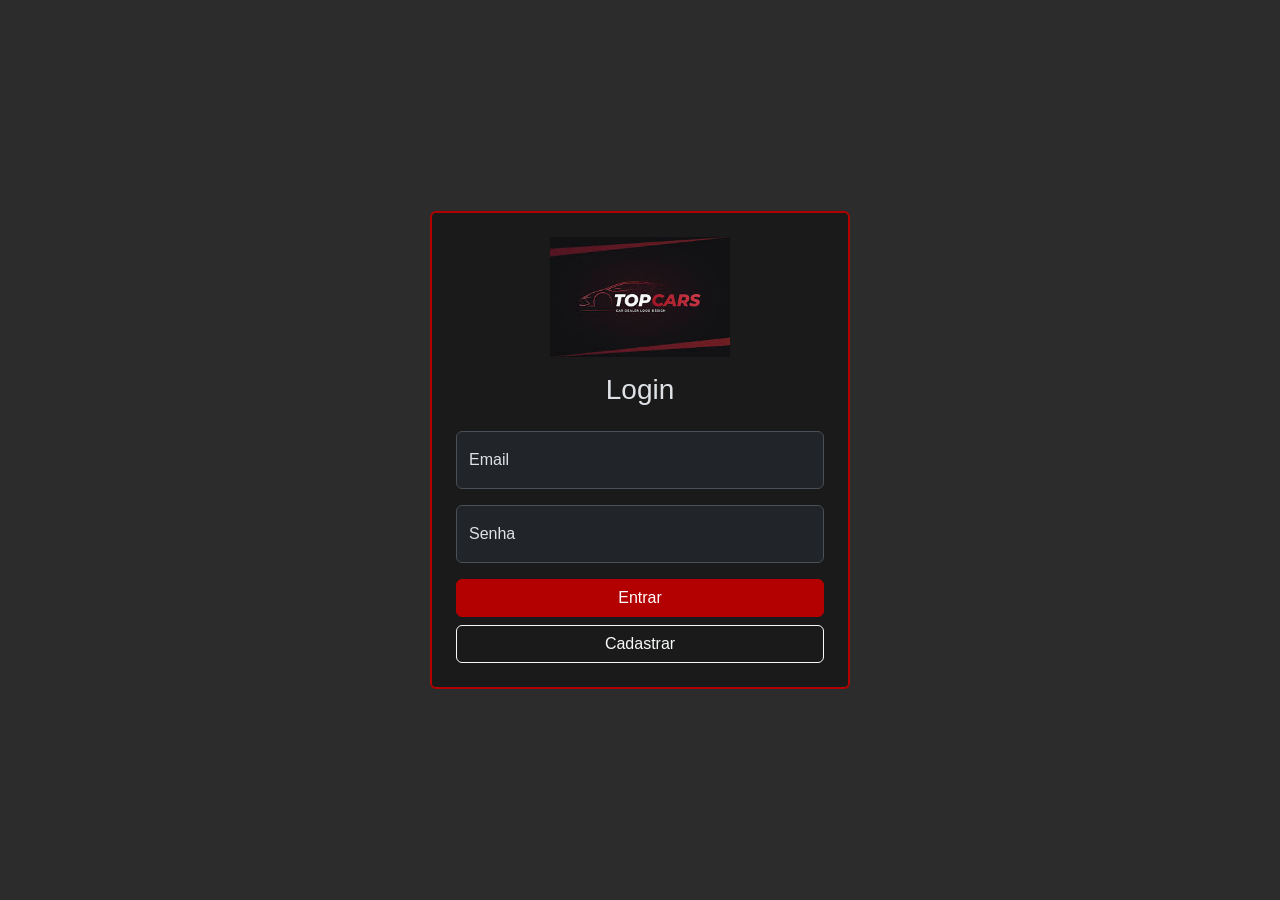
<file: index.html>
<!DOCTYPE html>
<html lang="pt-br" data-bs-theme="dark">
<head>
    <meta charset="utf-8">
    <meta name="viewport" content="width=device-width, initial-scale=1">
    <title>Careca de Ferro - Login</title>
    <link href="https://cdn.jsdelivr.net/npm/bootstrap@5.3.8/dist/css/bootstrap.min.css" rel="stylesheet" integrity="sha384-sRIl4kxILFvY47J16cr9ZwB07vP4J8+LH7qKQnuqkuIAvNWLzeN8tE5YBujZqJLB" crossorigin="anonymous">
    <link rel="stylesheet" href="css/estiloTelainicial.css">
</head>

<body class="d-flex align-items-center min-vh-100">

    <main class="container py-4">
        <div class="card login-card mx-auto p-4 text-center">
            <img src="img/logo.jpg" alt="TopCars Logo" class="img-fluid mx-auto mb-3" style="max-height: 120px;">
            <h1 class="h3 mb-4">Login</h1>

            <form action="tela inicial.html" class="text-start">
                <div class="form-floating mb-3">
                    <input type="email" class="form-control" id="email" placeholder="Email" required>
                    <label for="email">Email</label>
                </div>
                <div class="form-floating mb-3">
                    <input type="password" class="form-control" id="senha" placeholder="Senha" required>
                    <label for="senha">Senha</label>
                </div>
                <button type="submit" class="btn btn-red w-100">Entrar</button>
            </form>
            <a class="btn btn-outline-light w-100 mt-2" href="cadastro.html">Cadastrar</a>
        </div>
    </main>

</body>

</html>
</file>
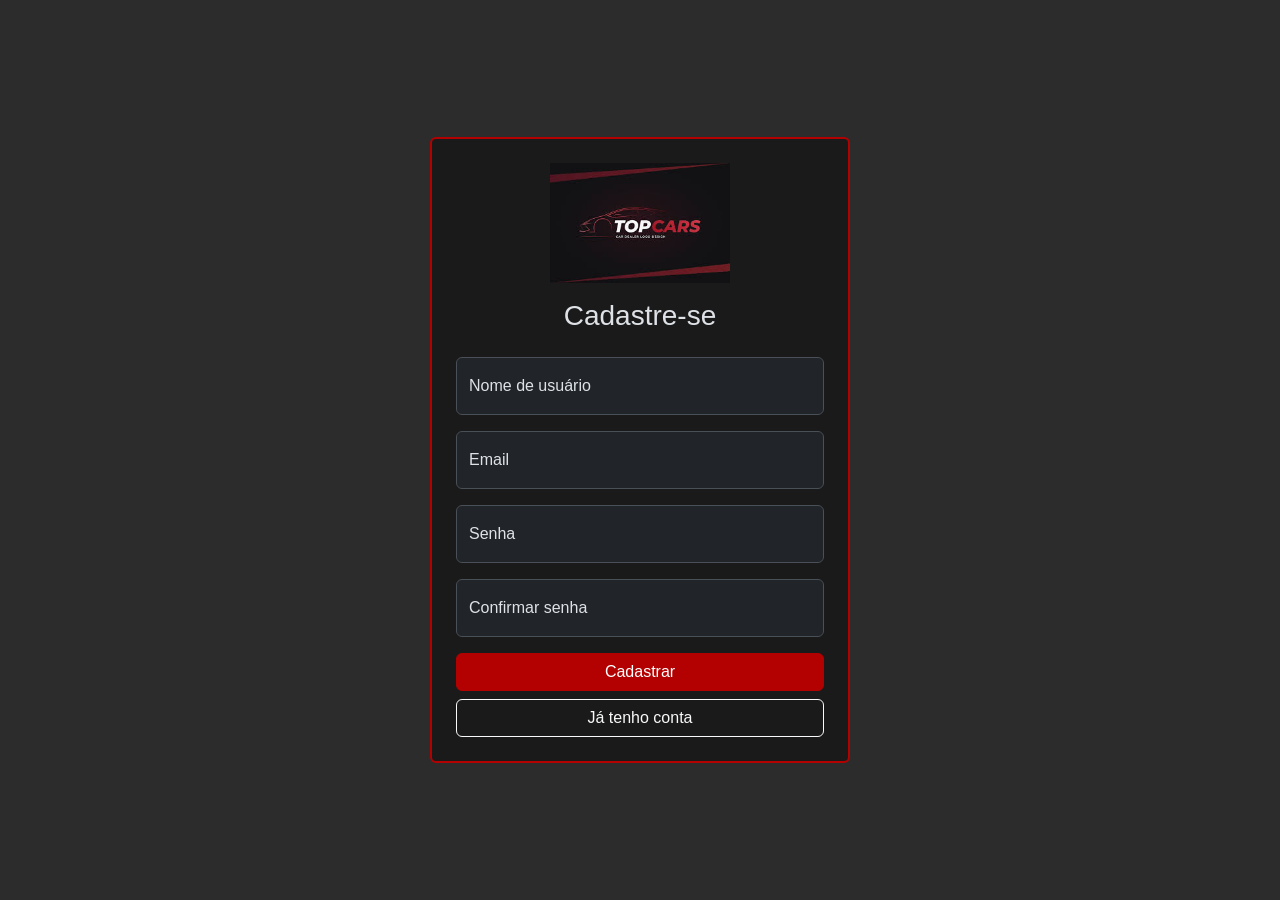
<file: cadastro.html>
<!DOCTYPE html>
<html lang="pt-br" data-bs-theme="dark">
<head>
    <meta charset="utf-8">
    <meta name="viewport" content="width=device-width, initial-scale=1">
    <title>Careca de Ferro - Cadastre-se</title>
    <link href="https://cdn.jsdelivr.net/npm/bootstrap@5.3.8/dist/css/bootstrap.min.css" rel="stylesheet" integrity="sha384-sRIl4kxILFvY47J16cr9ZwB07vP4J8+LH7qKQnuqkuIAvNWLzeN8tE5YBujZqJLB" crossorigin="anonymous">
    <link rel="stylesheet" href="css/estiloTelainicial.css">
</head>

<body class="d-flex align-items-center min-vh-100">

    <main class="container py-4">
        <div class="card login-card mx-auto p-4 text-center">
            <img src="img/logo.jpg" alt="TopCars Logo" class="img-fluid mx-auto mb-3" style="max-height: 120px;">
            <h1 class="h3 mb-4">Cadastre-se</h1>

            <form action="tela inicial.html" class="text-start">
                <div class="form-floating mb-3">
                    <input type="text" class="form-control" id="usuario" placeholder="Nome de usuário" required>
                    <label for="usuario">Nome de usuário</label>
                </div>
                <div class="form-floating mb-3">
                    <input type="email" class="form-control" id="email" placeholder="Email" required>
                    <label for="email">Email</label>
                </div>
                <div class="form-floating mb-3">
                    <input type="password" class="form-control" id="senha" placeholder="Senha" required>
                    <label for="senha">Senha</label>
                </div>
                <div class="form-floating mb-3">
                    <input type="password" class="form-control" id="confirmar" placeholder="Confirmar senha" required>
                    <label for="confirmar">Confirmar senha</label>
                </div>
                <button type="submit" class="btn btn-red w-100">Cadastrar</button>
            </form>
            <a class="btn btn-outline-light w-100 mt-2" href="login.html">Já tenho conta</a>
        </div>
    </main>

</body>

</html>
</file>
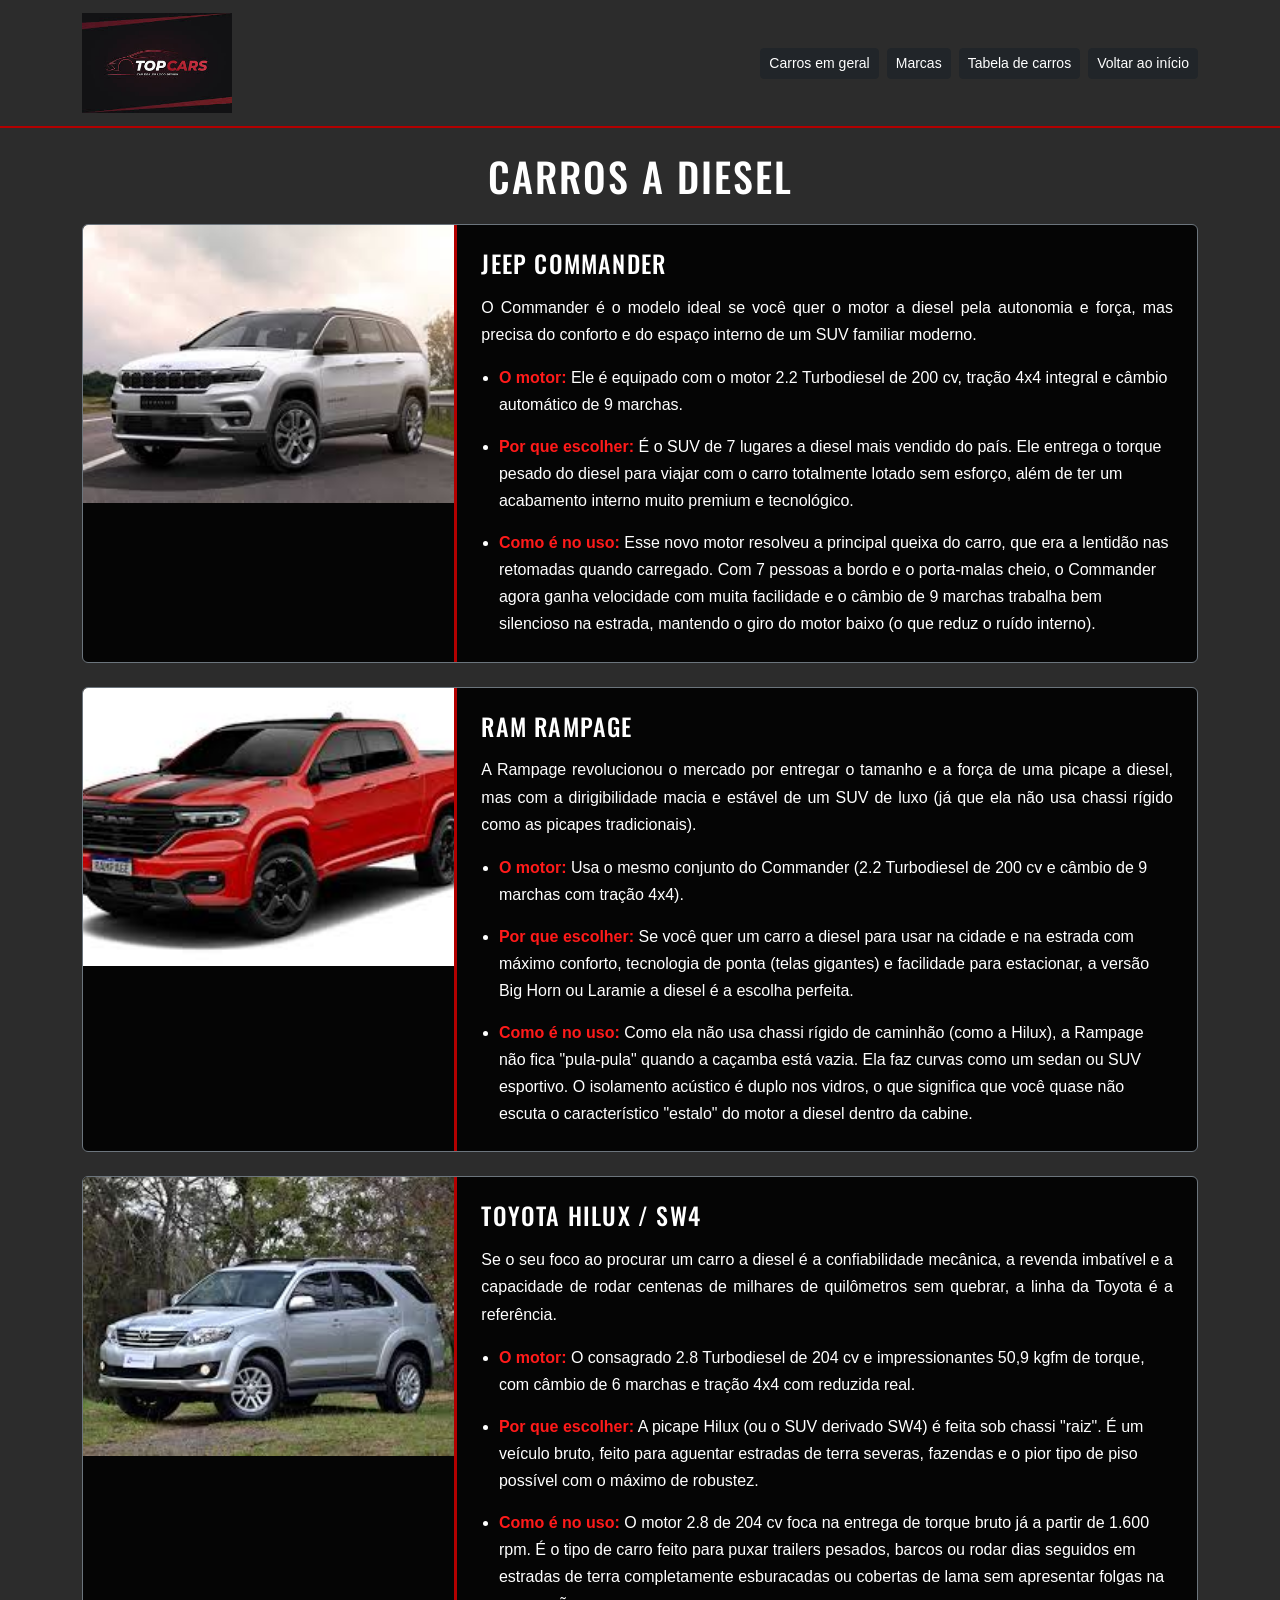
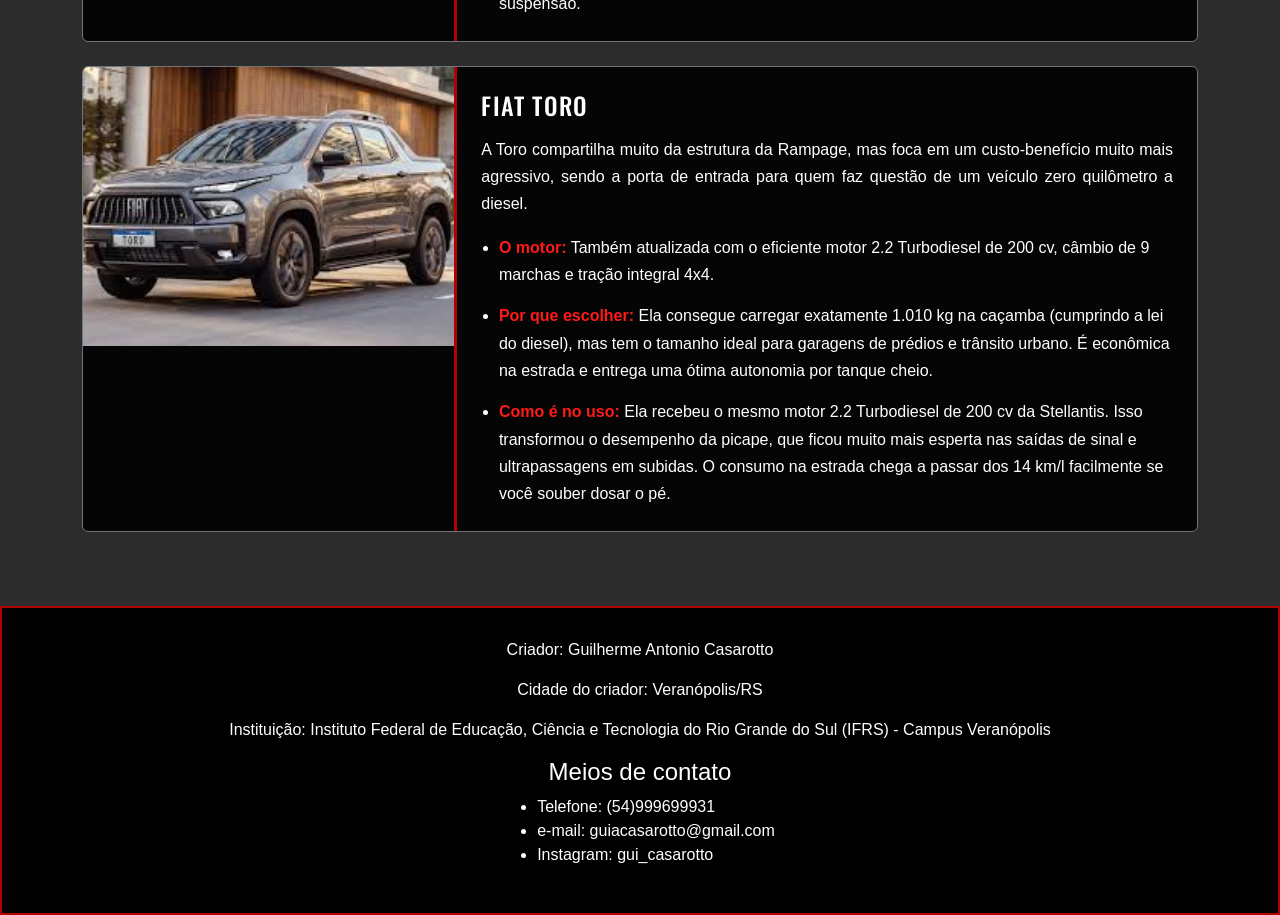
<file: carros a disel.html>
<!DOCTYPE html>
<html lang="pt-br" data-bs-theme="dark">
<head>
    <meta charset="utf-8">
    <meta name="viewport" content="width=device-width, initial-scale=1">
    <title>Careca de Ferro - Carros a diesel</title>
    <link href="https://cdn.jsdelivr.net/npm/bootstrap@5.3.8/dist/css/bootstrap.min.css" rel="stylesheet" integrity="sha384-sRIl4kxILFvY47J16cr9ZwB07vP4J8+LH7qKQnuqkuIAvNWLzeN8tE5YBujZqJLB" crossorigin="anonymous">
    <link rel="preconnect" href="https://fonts.googleapis.com">
    <link rel="preconnect" href="https://fonts.gstatic.com" crossorigin>
    <link href="https://fonts.googleapis.com/css2?family=Oswald:wght@500;700&family=Inter:wght@400;600&display=swap" rel="stylesheet">
    <link rel="stylesheet" href="css/estiloTelainicial.css">
</head>
<body>

    <header class="sticky-top">
        <nav class="navbar">
            <div class="container flex-column flex-lg-row gap-2">
                <a class="navbar-brand me-0" href="tela inicial.html">
                    <img src="img/logo.jpg" alt="TopCars Logo" height="100">
                </a>
                <ul class="navbar-nav flex-row flex-wrap justify-content-center justify-content-lg-end gap-2 ms-lg-auto">
                    <li class="nav-item">
                        <a class="btn btn-dark btn-sm" href="carros em geral.html">Carros em geral</a>
                    </li>
                    <li class="nav-item">
                        <a class="btn btn-dark btn-sm" href="marcas.html">Marcas</a>
                    </li>
                    <li class="nav-item">
                        <a class="btn btn-dark btn-sm" href="tabela.html">Tabela de carros</a>
                    </li>
                    <li class="nav-item">
                        <a class="btn btn-dark btn-sm" href="tela inicial.html">Voltar ao início</a>
                    </li>
                </ul>
            </div>
        </nav>
    </header>

    <main class="container pb-4">

        <h1 class="my-4 titulo-pagina">Carros a diesel</h1>

        <section class="d-flex flex-column gap-4 lista-carros">
            <div class="marca-card">
                <div class="row g-0">
                    <div class="col-md-4 marca-img">
                        <img src="img/Jeep Commander.jpg" alt="Jeep Commander" loading="lazy">
                    </div>
                    <div class="col-md-8 marca-body">
                        <div class="marca-head">
                            <h2>Jeep Commander</h2>
                        </div>
                        <p>O Commander é o modelo ideal se você quer o motor a diesel pela autonomia e força, mas precisa do conforto e do espaço interno de um SUV familiar moderno.</p>
                            <ul class="marca-lista">
                            <li><strong>O motor:</strong> Ele é equipado com o motor 2.2 Turbodiesel de 200 cv, tração 4x4 integral e câmbio automático de 9 marchas.</li>
                            <li><strong>Por que escolher:</strong> É o SUV de 7 lugares a diesel mais vendido do país. Ele entrega o torque pesado do diesel para viajar com o carro totalmente lotado sem esforço, além de ter um acabamento interno muito premium e tecnológico.</li>
                            <li><strong>Como é no uso:</strong> Esse novo motor resolveu a principal queixa do carro, que era a lentidão nas retomadas quando carregado. Com 7 pessoas a bordo e o porta-malas cheio, o Commander agora ganha velocidade com muita facilidade e o câmbio de 9 marchas trabalha bem silencioso na estrada, mantendo o giro do motor baixo (o que reduz o ruído interno).</li>
                            </ul>
                    </div>
                </div>
            </div>

            <div class="marca-card">
                <div class="row g-0">
                    <div class="col-md-4 marca-img">
                        <img src="img/Ram Rampage.jpg" alt="Ram Rampage" loading="lazy">
                    </div>
                    <div class="col-md-8 marca-body">
                        <div class="marca-head">
                            <h2>Ram Rampage</h2>
                        </div>
                        <p>A Rampage revolucionou o mercado por entregar o tamanho e a força de uma picape a diesel, mas com a dirigibilidade macia e estável de um SUV de luxo (já que ela não usa chassi rígido como as picapes tradicionais).</p>
                            <ul class="marca-lista">
                            <li><strong>O motor:</strong> Usa o mesmo conjunto do Commander (2.2 Turbodiesel de 200 cv e câmbio de 9 marchas com tração 4x4).</li>
                            <li><strong>Por que escolher:</strong> Se você quer um carro a diesel para usar na cidade e na estrada com máximo conforto, tecnologia de ponta (telas gigantes) e facilidade para estacionar, a versão Big Horn ou Laramie a diesel é a escolha perfeita.</li>
                            <li><strong>Como é no uso:</strong> Como ela não usa chassi rígido de caminhão (como a Hilux), a Rampage não fica "pula-pula" quando a caçamba está vazia. Ela faz curvas como um sedan ou SUV esportivo. O isolamento acústico é duplo nos vidros, o que significa que você quase não escuta o característico "estalo" do motor a diesel dentro da cabine.</li>
                            </ul>
                    </div>
                </div>
            </div>

            <div class="marca-card">
                <div class="row g-0">
                    <div class="col-md-4 marca-img">
                        <img src="img/Toyota Hilux  SW4.jpg" alt="Toyota Hilux / SW4" loading="lazy">
                    </div>
                    <div class="col-md-8 marca-body">
                        <div class="marca-head">
                            <h2>Toyota Hilux / SW4</h2>
                        </div>
                        <p>Se o seu foco ao procurar um carro a diesel é a confiabilidade mecânica, a revenda imbatível e a capacidade de rodar centenas de milhares de quilômetros sem quebrar, a linha da Toyota é a referência.</p>
                            <ul class="marca-lista">
                            <li><strong>O motor:</strong> O consagrado 2.8 Turbodiesel de 204 cv e impressionantes 50,9 kgfm de torque, com câmbio de 6 marchas e tração 4x4 com reduzida real.</li>
                            <li><strong>Por que escolher:</strong> A picape Hilux (ou o SUV derivado SW4) é feita sob chassi "raiz". É um veículo bruto, feito para aguentar estradas de terra severas, fazendas e o pior tipo de piso possível com o máximo de robustez.</li>
                            <li><strong>Como é no uso:</strong> O motor 2.8 de 204 cv foca na entrega de torque bruto já a partir de 1.600 rpm. É o tipo de carro feito para puxar trailers pesados, barcos ou rodar dias seguidos em estradas de terra completamente esburacadas ou cobertas de lama sem apresentar folgas na suspensão.</li>
                            </ul>
                    </div>
                </div>
            </div>

            <div class="marca-card">
                <div class="row g-0">
                    <div class="col-md-4 marca-img">
                        <img src="img/Fiat Toro.jpg" alt="Fiat Toro" loading="lazy">
                    </div>
                    <div class="col-md-8 marca-body">
                        <div class="marca-head">
                            <h2>Fiat Toro</h2>
                        </div>
                        <p>A Toro compartilha muito da estrutura da Rampage, mas foca em um custo-benefício muito mais agressivo, sendo a porta de entrada para quem faz questão de um veículo zero quilômetro a diesel.</p>
                            <ul class="marca-lista">
                            <li><strong>O motor:</strong> Também atualizada com o eficiente motor 2.2 Turbodiesel de 200 cv, câmbio de 9 marchas e tração integral 4x4.</li>
                            <li><strong>Por que escolher:</strong> Ela consegue carregar exatamente 1.010 kg na caçamba (cumprindo a lei do diesel), mas tem o tamanho ideal para garagens de prédios e trânsito urbano. É econômica na estrada e entrega uma ótima autonomia por tanque cheio.</li>
                            <li><strong>Como é no uso:</strong> Ela recebeu o mesmo motor 2.2 Turbodiesel de 200 cv da Stellantis. Isso transformou o desempenho da picape, que ficou muito mais esperta nas saídas de sinal e ultrapassagens em subidas. O consumo na estrada chega a passar dos 14 km/l facilmente se você souber dosar o pé.</li>
                            </ul>
                    </div>
                </div>
            </div>
        </section>
    </main>

    <footer class="text-center">
        <p>Criador: Guilherme Antonio Casarotto</p>
        <p>Cidade do criador: Veranópolis/RS</p>
        <p>Instituição: Instituto Federal de Educação, Ciência e Tecnologia do Rio Grande do Sul (IFRS) - Campus
            Veranópolis</p>
        <h4>Meios de contato</h4>
        <ul class="d-inline-block text-start">
            <li>Telefone: (54)999699931</li>
            <li>e-mail: guiacasarotto@gmail.com</li>
            <li>Instagram: gui_casarotto</li>
        </ul>
    </footer>

</body>

</html>
</file>
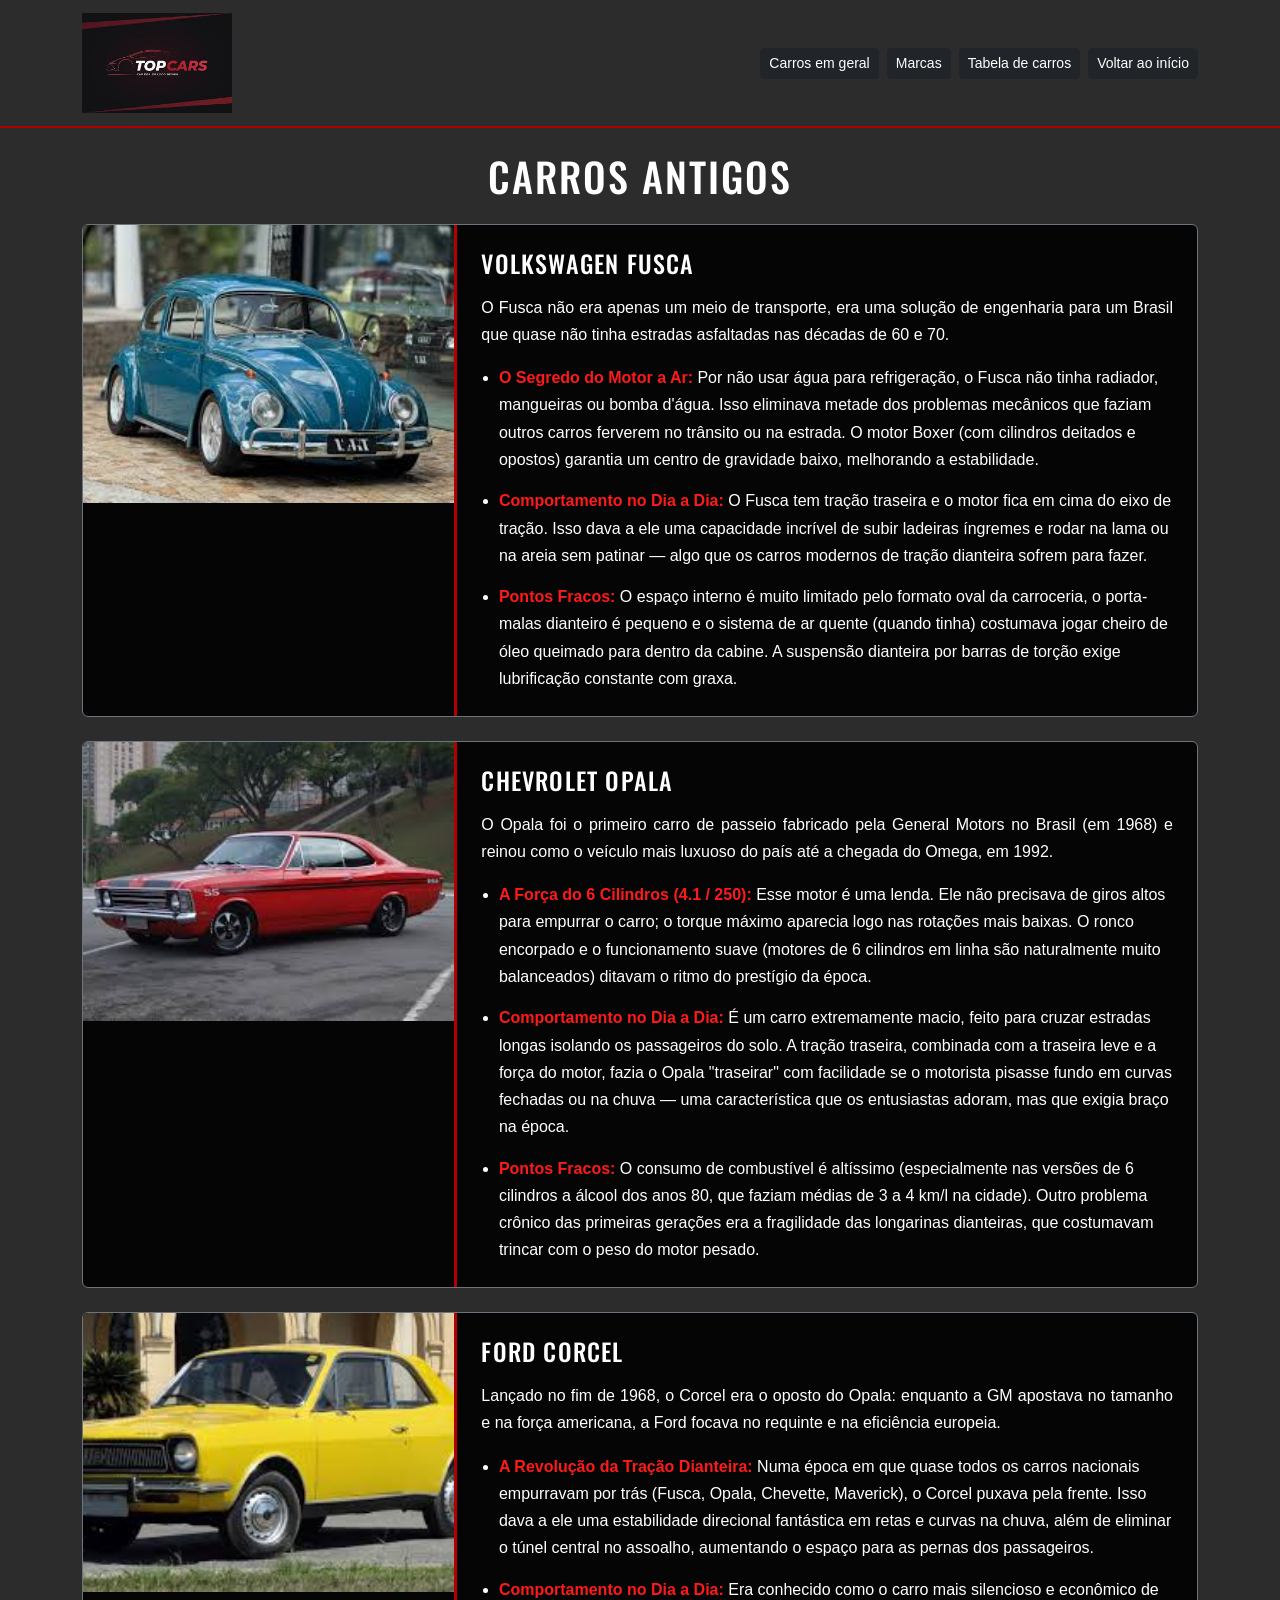
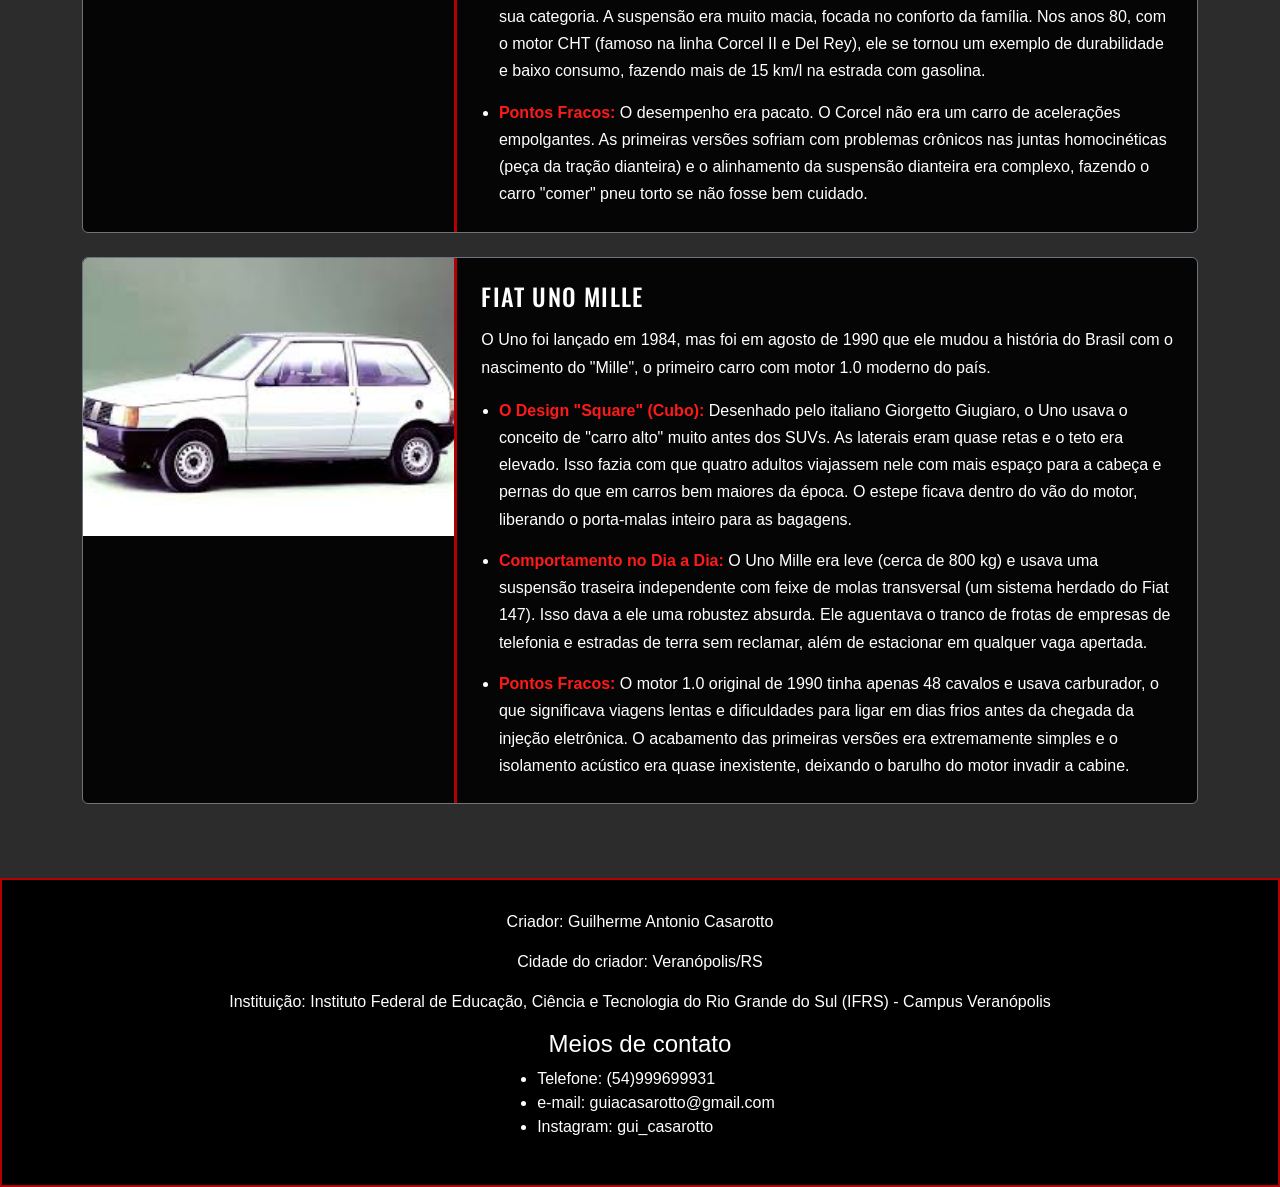
<file: carros antigos.html>
<!DOCTYPE html>
<html lang="pt-br" data-bs-theme="dark">
<head>
    <meta charset="utf-8">
    <meta name="viewport" content="width=device-width, initial-scale=1">
    <title>Careca de Ferro - Carros antigos</title>
    <link href="https://cdn.jsdelivr.net/npm/bootstrap@5.3.8/dist/css/bootstrap.min.css" rel="stylesheet" integrity="sha384-sRIl4kxILFvY47J16cr9ZwB07vP4J8+LH7qKQnuqkuIAvNWLzeN8tE5YBujZqJLB" crossorigin="anonymous">
    <link rel="preconnect" href="https://fonts.googleapis.com">
    <link rel="preconnect" href="https://fonts.gstatic.com" crossorigin>
    <link href="https://fonts.googleapis.com/css2?family=Oswald:wght@500;700&family=Inter:wght@400;600&display=swap" rel="stylesheet">
    <link rel="stylesheet" href="css/estiloTelainicial.css">
</head>
<body>

    <header class="sticky-top">
        <nav class="navbar">
            <div class="container flex-column flex-lg-row gap-2">
                <a class="navbar-brand me-0" href="tela inicial.html">
                    <img src="img/logo.jpg" alt="TopCars Logo" height="100">
                </a>
                <ul class="navbar-nav flex-row flex-wrap justify-content-center justify-content-lg-end gap-2 ms-lg-auto">
                    <li class="nav-item">
                        <a class="btn btn-dark btn-sm" href="carros em geral.html">Carros em geral</a>
                    </li>
                    <li class="nav-item">
                        <a class="btn btn-dark btn-sm" href="marcas.html">Marcas</a>
                    </li>
                    <li class="nav-item">
                        <a class="btn btn-dark btn-sm" href="tabela.html">Tabela de carros</a>
                    </li>
                    <li class="nav-item">
                        <a class="btn btn-dark btn-sm" href="tela inicial.html">Voltar ao início</a>
                    </li>
                </ul>
            </div>
        </nav>
    </header>

    <main class="container pb-4">

        <h1 class="my-4 titulo-pagina">Carros antigos</h1>

        <section class="d-flex flex-column gap-4 lista-carros">
            <div class="marca-card">
                <div class="row g-0">
                    <div class="col-md-4 marca-img">
                        <img src="img/Volkswagen Fusca.jpg" alt="Volkswagen Fusca" loading="lazy">
                    </div>
                    <div class="col-md-8 marca-body">
                        <div class="marca-head">
                            <h2>Volkswagen Fusca</h2>
                        </div>
                        <p>O Fusca não era apenas um meio de transporte, era uma solução de engenharia para um Brasil que quase não tinha estradas asfaltadas nas décadas de 60 e 70.</p>
                            <ul class="marca-lista">
                            <li><strong>O Segredo do Motor a Ar:</strong> Por não usar água para refrigeração, o Fusca não tinha radiador, mangueiras ou bomba d'água. Isso eliminava metade dos problemas mecânicos que faziam outros carros ferverem no trânsito ou na estrada. O motor Boxer (com cilindros deitados e opostos) garantia um centro de gravidade baixo, melhorando a estabilidade.</li>
                            <li><strong>Comportamento no Dia a Dia:</strong> O Fusca tem tração traseira e o motor fica em cima do eixo de tração. Isso dava a ele uma capacidade incrível de subir ladeiras íngremes e rodar na lama ou na areia sem patinar — algo que os carros modernos de tração dianteira sofrem para fazer.</li>
                            <li><strong>Pontos Fracos:</strong> O espaço interno é muito limitado pelo formato oval da carroceria, o porta-malas dianteiro é pequeno e o sistema de ar quente (quando tinha) costumava jogar cheiro de óleo queimado para dentro da cabine. A suspensão dianteira por barras de torção exige lubrificação constante com graxa.</li>
                            </ul>
                    </div>
                </div>
            </div>

            <div class="marca-card">
                <div class="row g-0">
                    <div class="col-md-4 marca-img">
                        <img src="img/Chevrolet Opala.jpg" alt="Chevrolet Opala" loading="lazy">
                    </div>
                    <div class="col-md-8 marca-body">
                        <div class="marca-head">
                            <h2>Chevrolet Opala</h2>
                        </div>
                        <p>O Opala foi o primeiro carro de passeio fabricado pela General Motors no Brasil (em 1968) e reinou como o veículo mais luxuoso do país até a chegada do Omega, em 1992.</p>
                            <ul class="marca-lista">
                            <li><strong>A Força do 6 Cilindros (4.1 / 250):</strong> Esse motor é uma lenda. Ele não precisava de giros altos para empurrar o carro; o torque máximo aparecia logo nas rotações mais baixas. O ronco encorpado e o funcionamento suave (motores de 6 cilindros em linha são naturalmente muito balanceados) ditavam o ritmo do prestígio da época.</li>
                            <li><strong>Comportamento no Dia a Dia:</strong> É um carro extremamente macio, feito para cruzar estradas longas isolando os passageiros do solo. A tração traseira, combinada com a traseira leve e a força do motor, fazia o Opala "traseirar" com facilidade se o motorista pisasse fundo em curvas fechadas ou na chuva — uma característica que os entusiastas adoram, mas que exigia braço na época.</li>
                            <li><strong>Pontos Fracos:</strong> O consumo de combustível é altíssimo (especialmente nas versões de 6 cilindros a álcool dos anos 80, que faziam médias de 3 a 4 km/l na cidade). Outro problema crônico das primeiras gerações era a fragilidade das longarinas dianteiras, que costumavam trincar com o peso do motor pesado.</li>
                            </ul>
                    </div>
                </div>
            </div>

            <div class="marca-card">
                <div class="row g-0">
                    <div class="col-md-4 marca-img">
                        <img src="img/Ford Corcel.jpg" alt="Ford Corcel" loading="lazy">
                    </div>
                    <div class="col-md-8 marca-body">
                        <div class="marca-head">
                            <h2>Ford Corcel</h2>
                        </div>
                        <p>Lançado no fim de 1968, o Corcel era o oposto do Opala: enquanto a GM apostava no tamanho e na força americana, a Ford focava no requinte e na eficiência europeia.</p>
                            <ul class="marca-lista">
                            <li><strong>A Revolução da Tração Dianteira:</strong> Numa época em que quase todos os carros nacionais empurravam por trás (Fusca, Opala, Chevette, Maverick), o Corcel puxava pela frente. Isso dava a ele uma estabilidade direcional fantástica em retas e curvas na chuva, além de eliminar o túnel central no assoalho, aumentando o espaço para as pernas dos passageiros.</li>
                            <li><strong>Comportamento no Dia a Dia:</strong> Era conhecido como o carro mais silencioso e econômico de sua categoria. A suspensão era muito macia, focada no conforto da família. Nos anos 80, com o motor CHT (famoso na linha Corcel II e Del Rey), ele se tornou um exemplo de durabilidade e baixo consumo, fazendo mais de 15 km/l na estrada com gasolina.</li>
                            <li><strong>Pontos Fracos:</strong> O desempenho era pacato. O Corcel não era um carro de acelerações empolgantes. As primeiras versões sofriam com problemas crônicos nas juntas homocinéticas (peça da tração dianteira) e o alinhamento da suspensão dianteira era complexo, fazendo o carro "comer" pneu torto se não fosse bem cuidado.</li>
                            </ul>
                    </div>
                </div>
            </div>

            <div class="marca-card">
                <div class="row g-0">
                    <div class="col-md-4 marca-img">
                        <img src="img/Fiat Uno Mille.jpg" alt="Fiat Uno Mille" loading="lazy">
                    </div>
                    <div class="col-md-8 marca-body">
                        <div class="marca-head">
                            <h2>Fiat Uno Mille</h2>
                        </div>
                        <p>O Uno foi lançado em 1984, mas foi em agosto de 1990 que ele mudou a história do Brasil com o nascimento do "Mille", o primeiro carro com motor 1.0 moderno do país.</p>
                            <ul class="marca-lista">
                            <li><strong>O Design "Square" (Cubo):</strong> Desenhado pelo italiano Giorgetto Giugiaro, o Uno usava o conceito de "carro alto" muito antes dos SUVs. As laterais eram quase retas e o teto era elevado. Isso fazia com que quatro adultos viajassem nele com mais espaço para a cabeça e pernas do que em carros bem maiores da época. O estepe ficava dentro do vão do motor, liberando o porta-malas inteiro para as bagagens.</li>
                            <li><strong>Comportamento no Dia a Dia:</strong> O Uno Mille era leve (cerca de 800 kg) e usava uma suspensão traseira independente com feixe de molas transversal (um sistema herdado do Fiat 147). Isso dava a ele uma robustez absurda. Ele aguentava o tranco de frotas de empresas de telefonia e estradas de terra sem reclamar, além de estacionar em qualquer vaga apertada.</li>
                            <li><strong>Pontos Fracos:</strong> O motor 1.0 original de 1990 tinha apenas 48 cavalos e usava carburador, o que significava viagens lentas e dificuldades para ligar em dias frios antes da chegada da injeção eletrônica. O acabamento das primeiras versões era extremamente simples e o isolamento acústico era quase inexistente, deixando o barulho do motor invadir a cabine.</li>
                            </ul>
                    </div>
                </div>
            </div>
        </section>
    </main>

    <footer class="text-center">
        <p>Criador: Guilherme Antonio Casarotto</p>
        <p>Cidade do criador: Veranópolis/RS</p>
        <p>Instituição: Instituto Federal de Educação, Ciência e Tecnologia do Rio Grande do Sul (IFRS) - Campus
            Veranópolis</p>
        <h4>Meios de contato</h4>
        <ul class="d-inline-block text-start">
            <li>Telefone: (54)999699931</li>
            <li>e-mail: guiacasarotto@gmail.com</li>
            <li>Instagram: gui_casarotto</li>
        </ul>
    </footer>

</body>

</html>
</file>
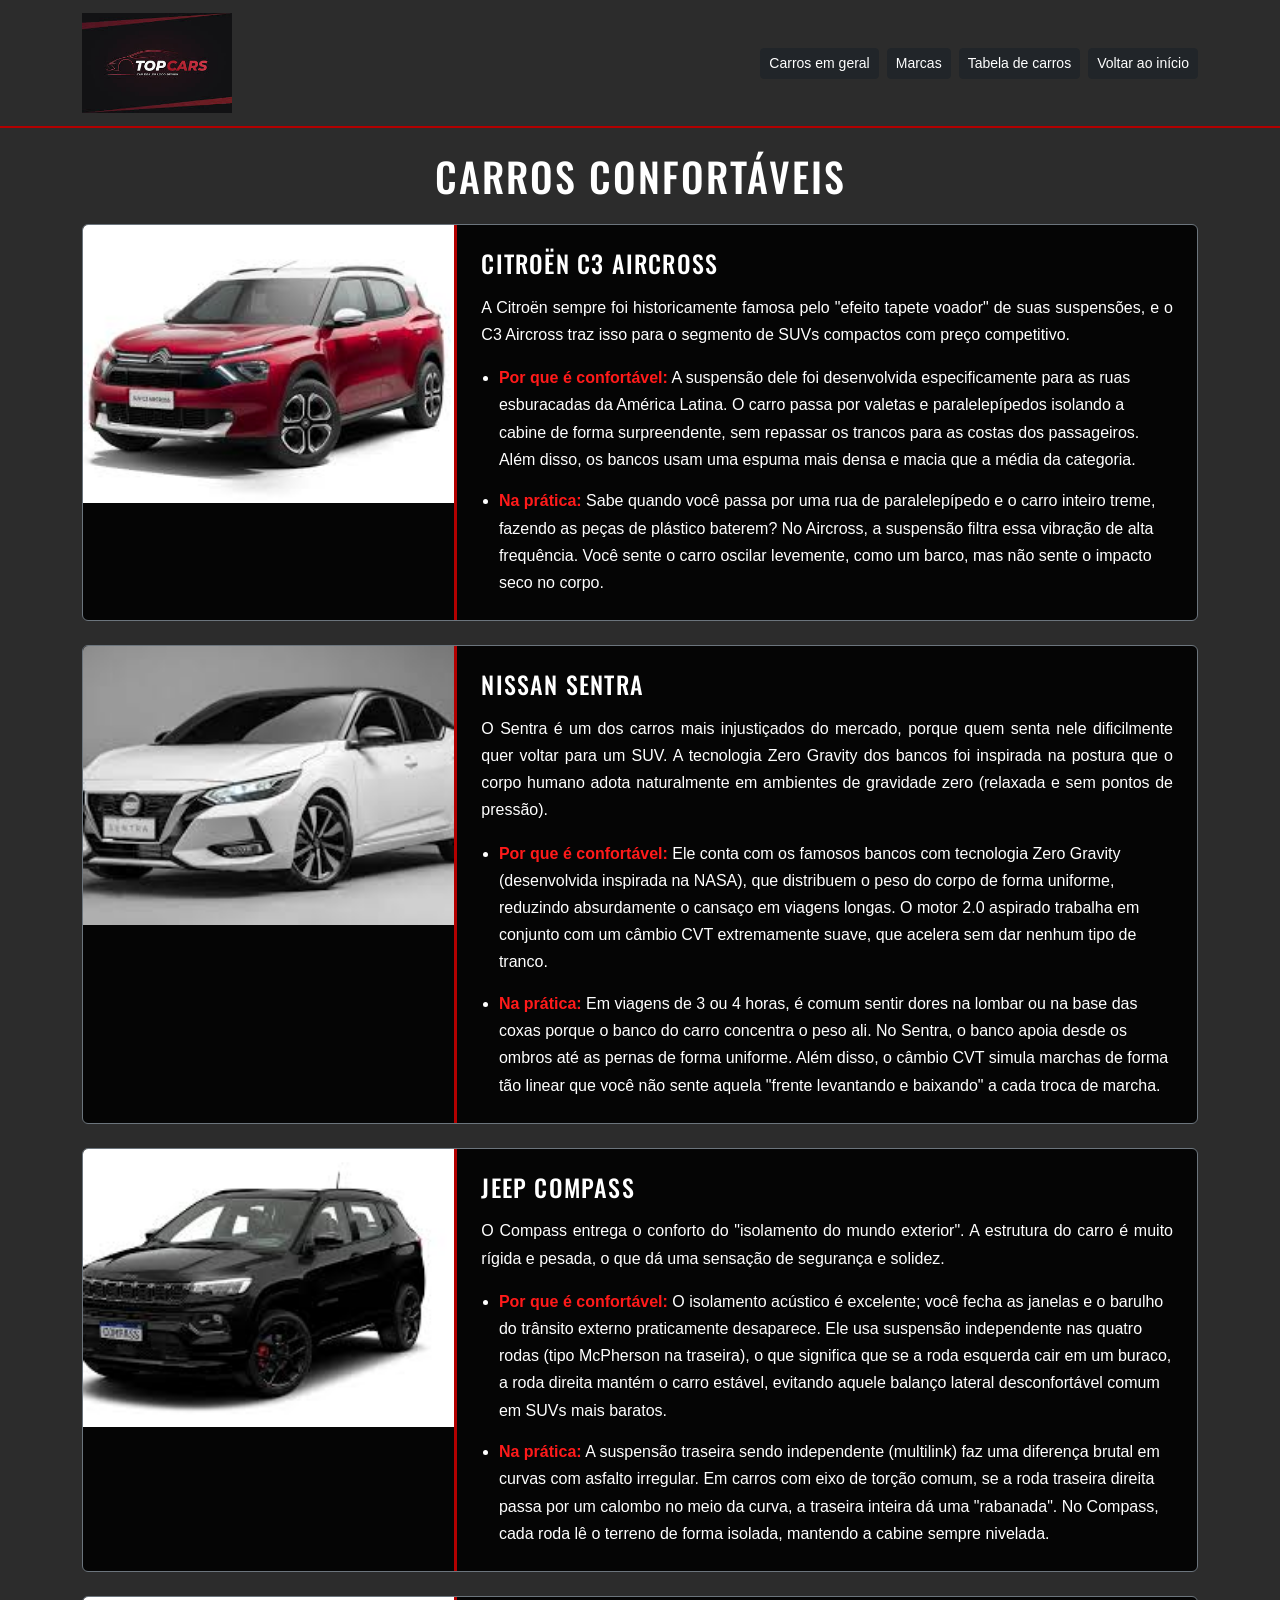
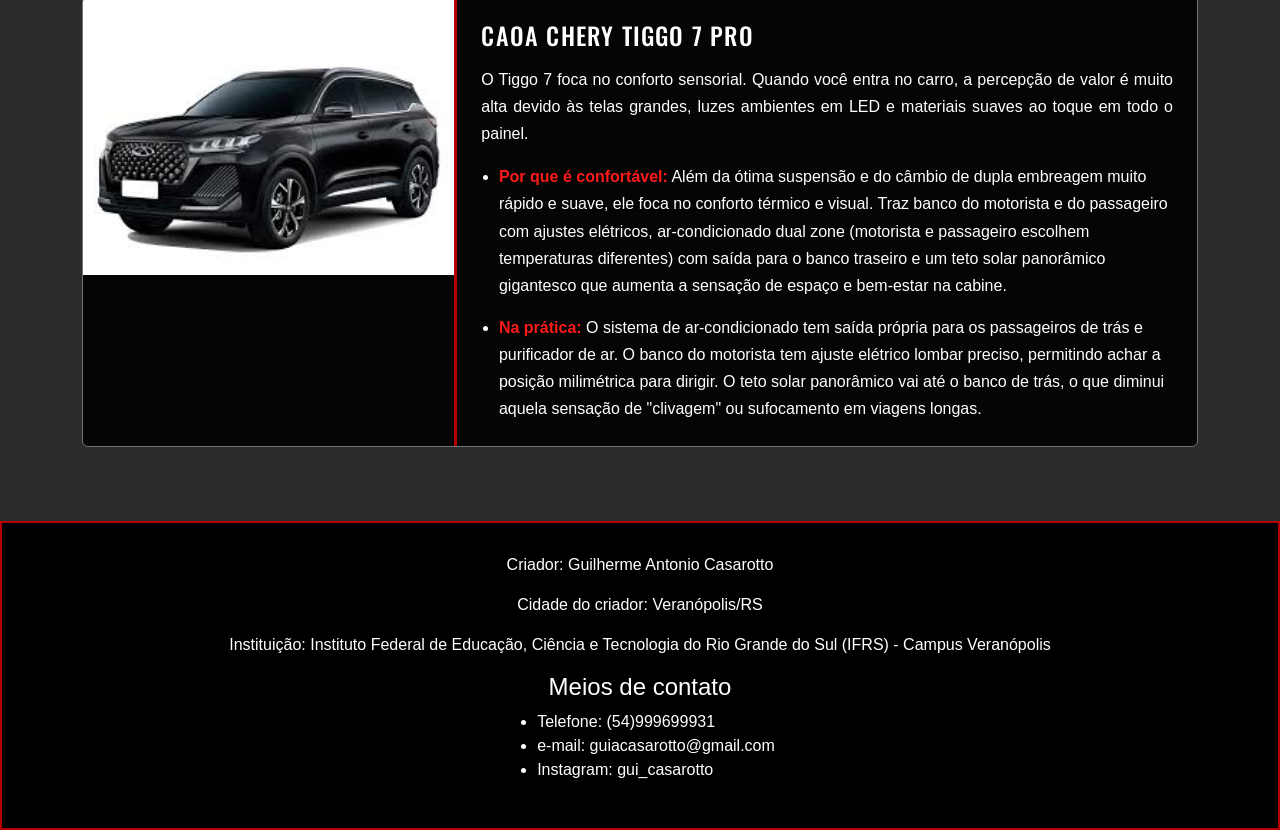
<file: carros confortaveis.html>
<!DOCTYPE html>
<html lang="pt-br" data-bs-theme="dark">
<head>
    <meta charset="utf-8">
    <meta name="viewport" content="width=device-width, initial-scale=1">
    <title>Careca de Ferro - Carros confortáveis</title>
    <link href="https://cdn.jsdelivr.net/npm/bootstrap@5.3.8/dist/css/bootstrap.min.css" rel="stylesheet" integrity="sha384-sRIl4kxILFvY47J16cr9ZwB07vP4J8+LH7qKQnuqkuIAvNWLzeN8tE5YBujZqJLB" crossorigin="anonymous">
    <link rel="preconnect" href="https://fonts.googleapis.com">
    <link rel="preconnect" href="https://fonts.gstatic.com" crossorigin>
    <link href="https://fonts.googleapis.com/css2?family=Oswald:wght@500;700&family=Inter:wght@400;600&display=swap" rel="stylesheet">
    <link rel="stylesheet" href="css/estiloTelainicial.css">
</head>
<body>

    <header class="sticky-top">
        <nav class="navbar">
            <div class="container flex-column flex-lg-row gap-2">
                <a class="navbar-brand me-0" href="tela inicial.html">
                    <img src="img/logo.jpg" alt="TopCars Logo" height="100">
                </a>
                <ul class="navbar-nav flex-row flex-wrap justify-content-center justify-content-lg-end gap-2 ms-lg-auto">
                    <li class="nav-item">
                        <a class="btn btn-dark btn-sm" href="carros em geral.html">Carros em geral</a>
                    </li>
                    <li class="nav-item">
                        <a class="btn btn-dark btn-sm" href="marcas.html">Marcas</a>
                    </li>
                    <li class="nav-item">
                        <a class="btn btn-dark btn-sm" href="tabela.html">Tabela de carros</a>
                    </li>
                    <li class="nav-item">
                        <a class="btn btn-dark btn-sm" href="tela inicial.html">Voltar ao início</a>
                    </li>
                </ul>
            </div>
        </nav>
    </header>

    <main class="container pb-4">

        <h1 class="my-4 titulo-pagina">Carros confortáveis</h1>

        <section class="d-flex flex-column gap-4 lista-carros">
            <div class="marca-card">
                <div class="row g-0">
                    <div class="col-md-4 marca-img">
                        <img src="img/Citroën C3 Aircross.jpg" alt="Citroën C3 Aircross" loading="lazy">
                    </div>
                    <div class="col-md-8 marca-body">
                        <div class="marca-head">
                            <h2>Citroën C3 Aircross</h2>
                        </div>
                        <p>A Citroën sempre foi historicamente famosa pelo "efeito tapete voador" de suas suspensões, e o C3 Aircross traz isso para o segmento de SUVs compactos com preço competitivo.</p>
                            <ul class="marca-lista">
                            <li><strong>Por que é confortável:</strong> A suspensão dele foi desenvolvida especificamente para as ruas esburacadas da América Latina. O carro passa por valetas e paralelepípedos isolando a cabine de forma surpreendente, sem repassar os trancos para as costas dos passageiros. Além disso, os bancos usam uma espuma mais densa e macia que a média da categoria.</li>
                            <li><strong>Na prática:</strong> Sabe quando você passa por uma rua de paralelepípedo e o carro inteiro treme, fazendo as peças de plástico baterem? No Aircross, a suspensão filtra essa vibração de alta frequência. Você sente o carro oscilar levemente, como um barco, mas não sente o impacto seco no corpo.</li>
                            </ul>
                    </div>
                </div>
            </div>

            <div class="marca-card">
                <div class="row g-0">
                    <div class="col-md-4 marca-img">
                        <img src="img/Nissan Sentra.jpg" alt="Nissan Sentra" loading="lazy">
                    </div>
                    <div class="col-md-8 marca-body">
                        <div class="marca-head">
                            <h2>Nissan Sentra</h2>
                        </div>
                        <p>O Sentra é um dos carros mais injustiçados do mercado, porque quem senta nele dificilmente quer voltar para um SUV. A tecnologia Zero Gravity dos bancos foi inspirada na postura que o corpo humano adota naturalmente em ambientes de gravidade zero (relaxada e sem pontos de pressão).</p>
                            <ul class="marca-lista">
                            <li><strong>Por que é confortável:</strong> Ele conta com os famosos bancos com tecnologia Zero Gravity (desenvolvida inspirada na NASA), que distribuem o peso do corpo de forma uniforme, reduzindo absurdamente o cansaço em viagens longas. O motor 2.0 aspirado trabalha em conjunto com um câmbio CVT extremamente suave, que acelera sem dar nenhum tipo de tranco.</li>
                            <li><strong>Na prática:</strong> Em viagens de 3 ou 4 horas, é comum sentir dores na lombar ou na base das coxas porque o banco do carro concentra o peso ali. No Sentra, o banco apoia desde os ombros até as pernas de forma uniforme. Além disso, o câmbio CVT simula marchas de forma tão linear que você não sente aquela "frente levantando e baixando" a cada troca de marcha.</li>
                            </ul>
                    </div>
                </div>
            </div>

            <div class="marca-card">
                <div class="row g-0">
                    <div class="col-md-4 marca-img">
                        <img src="img/Jeep Compass.jpg" alt="Jeep Compass" loading="lazy">
                    </div>
                    <div class="col-md-8 marca-body">
                        <div class="marca-head">
                            <h2>Jeep Compass</h2>
                        </div>
                        <p>O Compass entrega o conforto do "isolamento do mundo exterior". A estrutura do carro é muito rígida e pesada, o que dá uma sensação de segurança e solidez.</p>
                            <ul class="marca-lista">
                            <li><strong>Por que é confortável:</strong> O isolamento acústico é excelente; você fecha as janelas e o barulho do trânsito externo praticamente desaparece. Ele usa suspensão independente nas quatro rodas (tipo McPherson na traseira), o que significa que se a roda esquerda cair em um buraco, a roda direita mantém o carro estável, evitando aquele balanço lateral desconfortável comum em SUVs mais baratos.</li>
                            <li><strong>Na prática:</strong> A suspensão traseira sendo independente (multilink) faz uma diferença brutal em curvas com asfalto irregular. Em carros com eixo de torção comum, se a roda traseira direita passa por um calombo no meio da curva, a traseira inteira dá uma "rabanada". No Compass, cada roda lê o terreno de forma isolada, mantendo a cabine sempre nivelada.</li>
                            </ul>
                    </div>
                </div>
            </div>

            <div class="marca-card">
                <div class="row g-0">
                    <div class="col-md-4 marca-img">
                        <img src="img/Caoa Chery Tiggo 7 Pro.jpg" alt="Caoa Chery Tiggo 7 Pro" loading="lazy">
                    </div>
                    <div class="col-md-8 marca-body">
                        <div class="marca-head">
                            <h2>Caoa Chery Tiggo 7 Pro</h2>
                        </div>
                        <p>O Tiggo 7 foca no conforto sensorial. Quando você entra no carro, a percepção de valor é muito alta devido às telas grandes, luzes ambientes em LED e materiais suaves ao toque em todo o painel.</p>
                            <ul class="marca-lista">
                            <li><strong>Por que é confortável:</strong> Além da ótima suspensão e do câmbio de dupla embreagem muito rápido e suave, ele foca no conforto térmico e visual. Traz banco do motorista e do passageiro com ajustes elétricos, ar-condicionado dual zone (motorista e passageiro escolhem temperaturas diferentes) com saída para o banco traseiro e um teto solar panorâmico gigantesco que aumenta a sensação de espaço e bem-estar na cabine.</li>
                            <li><strong>Na prática:</strong> O sistema de ar-condicionado tem saída própria para os passageiros de trás e purificador de ar. O banco do motorista tem ajuste elétrico lombar preciso, permitindo achar a posição milimétrica para dirigir. O teto solar panorâmico vai até o banco de trás, o que diminui aquela sensação de "clivagem" ou sufocamento em viagens longas.</li>
                            </ul>
                    </div>
                </div>
            </div>
        </section>
    </main>

    <footer class="text-center">
        <p>Criador: Guilherme Antonio Casarotto</p>
        <p>Cidade do criador: Veranópolis/RS</p>
        <p>Instituição: Instituto Federal de Educação, Ciência e Tecnologia do Rio Grande do Sul (IFRS) - Campus
            Veranópolis</p>
        <h4>Meios de contato</h4>
        <ul class="d-inline-block text-start">
            <li>Telefone: (54)999699931</li>
            <li>e-mail: guiacasarotto@gmail.com</li>
            <li>Instagram: gui_casarotto</li>
        </ul>
    </footer>

</body>

</html>
</file>
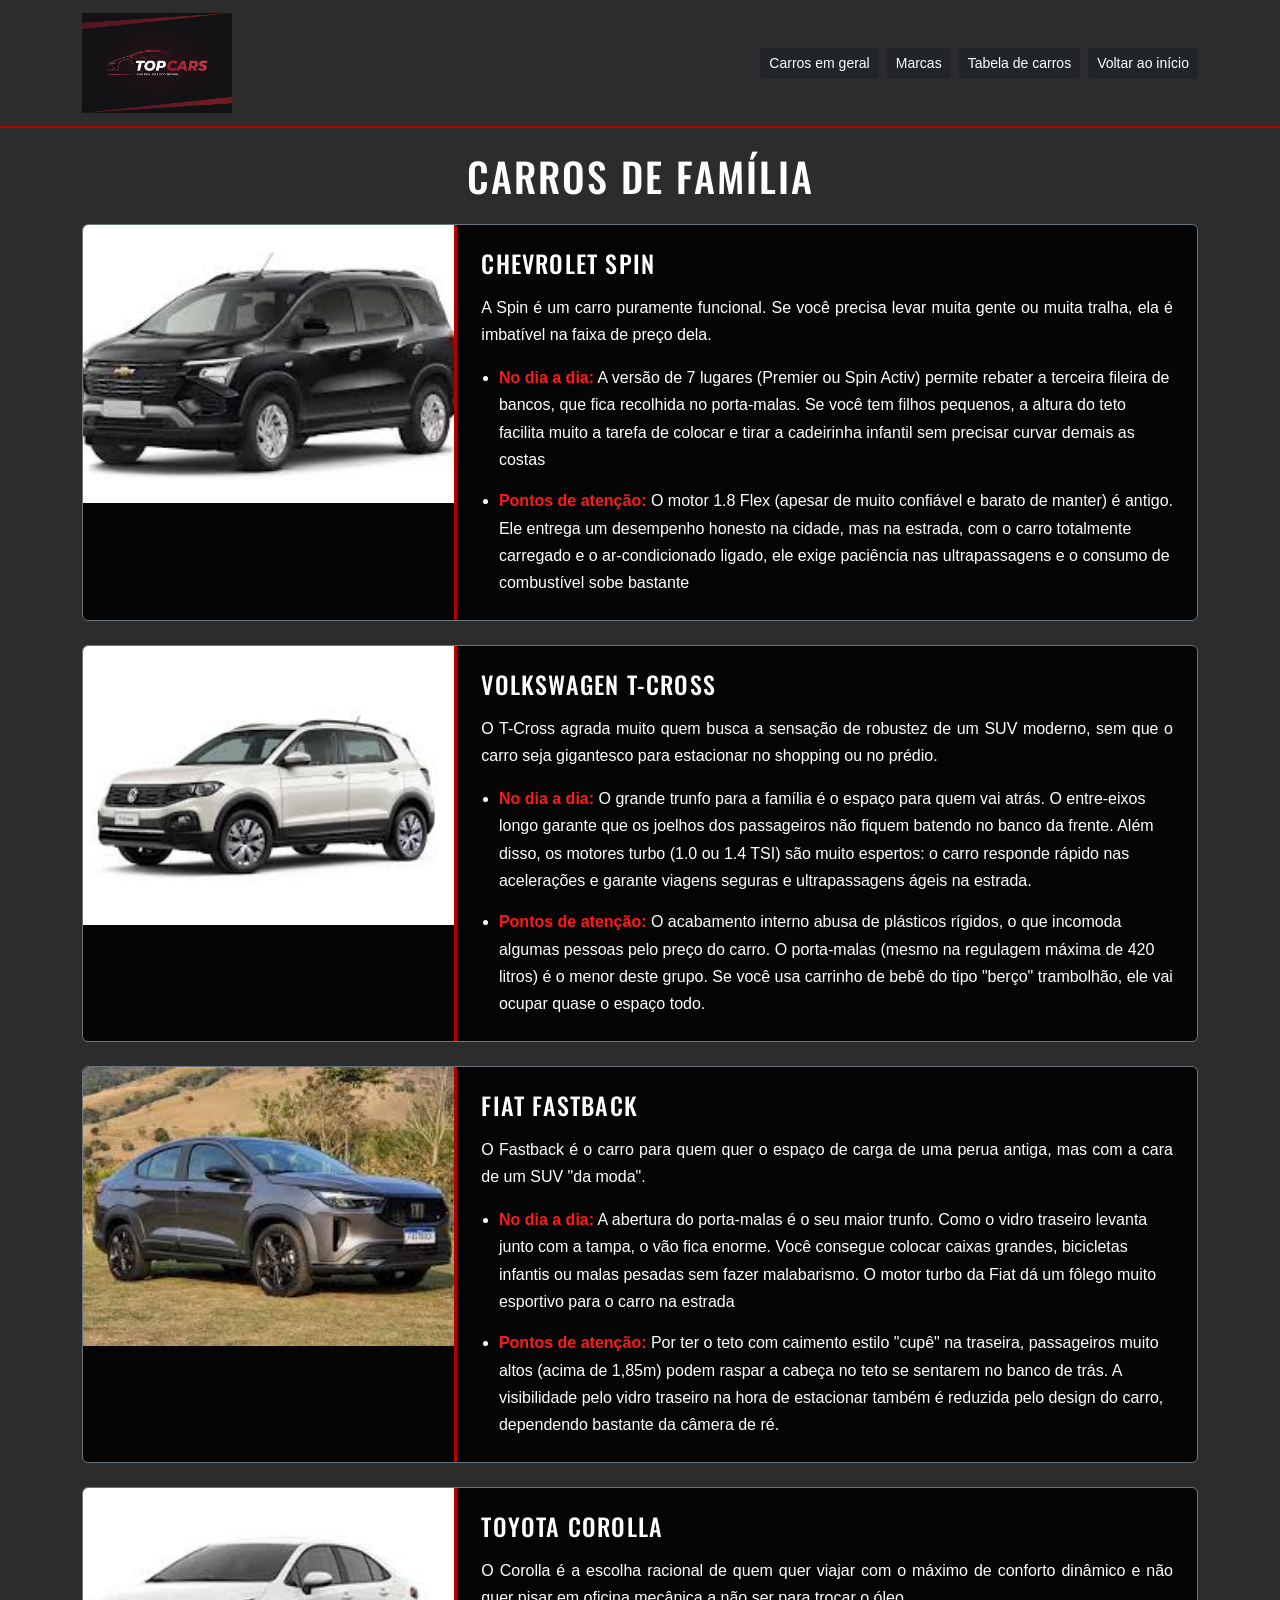
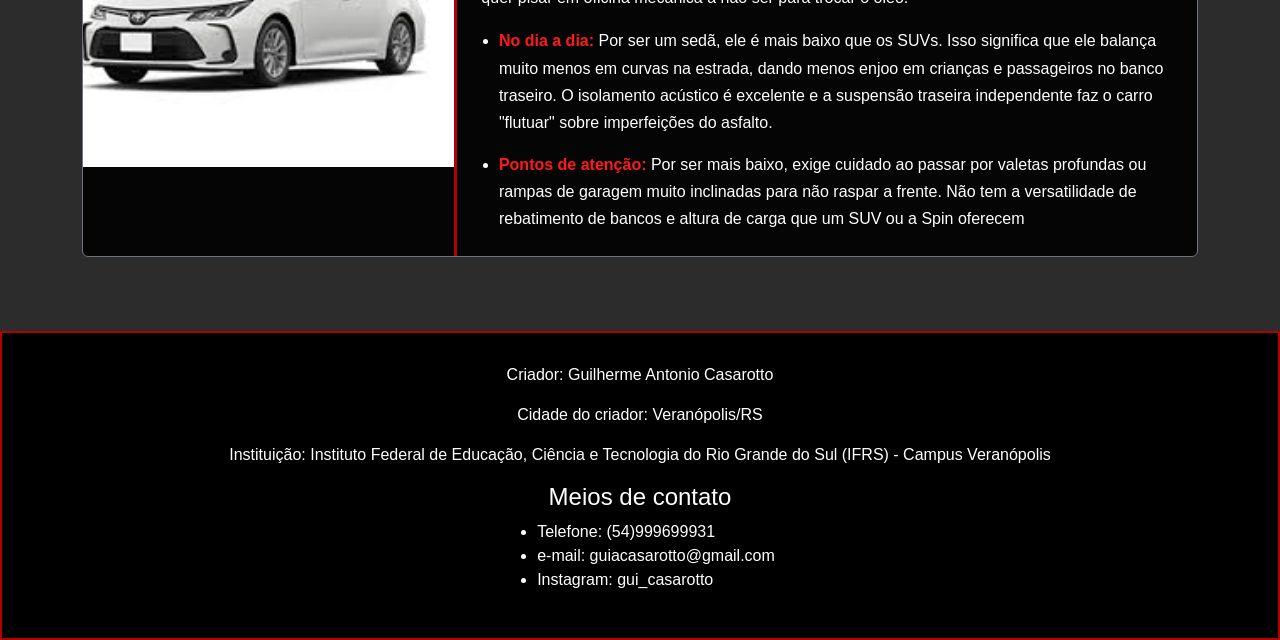
<file: carros de familia.html>
<!DOCTYPE html>
<html lang="pt-br" data-bs-theme="dark">
<head>
    <meta charset="utf-8">
    <meta name="viewport" content="width=device-width, initial-scale=1">
    <title>Careca de Ferro - Carros de família</title>
    <link href="https://cdn.jsdelivr.net/npm/bootstrap@5.3.8/dist/css/bootstrap.min.css" rel="stylesheet" integrity="sha384-sRIl4kxILFvY47J16cr9ZwB07vP4J8+LH7qKQnuqkuIAvNWLzeN8tE5YBujZqJLB" crossorigin="anonymous">
    <link rel="preconnect" href="https://fonts.googleapis.com">
    <link rel="preconnect" href="https://fonts.gstatic.com" crossorigin>
    <link href="https://fonts.googleapis.com/css2?family=Oswald:wght@500;700&family=Inter:wght@400;600&display=swap" rel="stylesheet">
    <link rel="stylesheet" href="css/estiloTelainicial.css">
</head>
<body>

    <header class="sticky-top">
        <nav class="navbar">
            <div class="container flex-column flex-lg-row gap-2">
                <a class="navbar-brand me-0" href="tela inicial.html">
                    <img src="img/logo.jpg" alt="TopCars Logo" height="100">
                </a>
                <ul class="navbar-nav flex-row flex-wrap justify-content-center justify-content-lg-end gap-2 ms-lg-auto">
                    <li class="nav-item">
                        <a class="btn btn-dark btn-sm" href="carros em geral.html">Carros em geral</a>
                    </li>
                    <li class="nav-item">
                        <a class="btn btn-dark btn-sm" href="marcas.html">Marcas</a>
                    </li>
                    <li class="nav-item">
                        <a class="btn btn-dark btn-sm" href="tabela.html">Tabela de carros</a>
                    </li>
                    <li class="nav-item">
                        <a class="btn btn-dark btn-sm" href="tela inicial.html">Voltar ao início</a>
                    </li>
                </ul>
            </div>
        </nav>
    </header>

    <main class="container pb-4">

        <h1 class="my-4 titulo-pagina">Carros de família</h1>

        <section class="d-flex flex-column gap-4 lista-carros">
            <div class="marca-card">
                <div class="row g-0">
                    <div class="col-md-4 marca-img">
                        <img src="img/chevrolet spin.jpg" alt="Chevrolet Spin" loading="lazy">
                    </div>
                    <div class="col-md-8 marca-body">
                        <div class="marca-head">
                            <h2>Chevrolet Spin</h2>
                        </div>
                        <p>A Spin é um carro puramente funcional. Se você precisa levar muita gente ou muita tralha, ela é imbatível na faixa de preço dela.</p>
                            <ul class="marca-lista">
                            <li><strong>No dia a dia:</strong> A versão de 7 lugares (Premier ou Spin Activ) permite rebater a terceira fileira de bancos, que fica recolhida no porta-malas. Se você tem filhos pequenos, a altura do teto facilita muito a tarefa de colocar e tirar a cadeirinha infantil sem precisar curvar demais as costas</li>
                            <li><strong>Pontos de atenção:</strong> O motor 1.8 Flex (apesar de muito confiável e barato de manter) é antigo. Ele entrega um desempenho honesto na cidade, mas na estrada, com o carro totalmente carregado e o ar-condicionado ligado, ele exige paciência nas ultrapassagens e o consumo de combustível sobe bastante</li>
                            </ul>
                    </div>
                </div>
            </div>

            <div class="marca-card">
                <div class="row g-0">
                    <div class="col-md-4 marca-img">
                        <img src="img/Volkswagen T-Cross.jpg" alt="Volkswagen T-Cross" loading="lazy">
                    </div>
                    <div class="col-md-8 marca-body">
                        <div class="marca-head">
                            <h2>Volkswagen T-Cross</h2>
                        </div>
                        <p>O T-Cross agrada muito quem busca a sensação de robustez de um SUV moderno, sem que o carro seja gigantesco para estacionar no shopping ou no prédio.</p>
                            <ul class="marca-lista">
                            <li><strong>No dia a dia:</strong> O grande trunfo para a família é o espaço para quem vai atrás. O entre-eixos longo garante que os joelhos dos passageiros não fiquem batendo no banco da frente. Além disso, os motores turbo (1.0 ou 1.4 TSI) são muito espertos: o carro responde rápido nas acelerações e garante viagens seguras e ultrapassagens ágeis na estrada.</li>
                            <li><strong>Pontos de atenção:</strong> O acabamento interno abusa de plásticos rígidos, o que incomoda algumas pessoas pelo preço do carro. O porta-malas (mesmo na regulagem máxima de 420 litros) é o menor deste grupo. Se você usa carrinho de bebê do tipo "berço" trambolhão, ele vai ocupar quase o espaço todo.</li>
                            </ul>
                    </div>
                </div>
            </div>

            <div class="marca-card">
                <div class="row g-0">
                    <div class="col-md-4 marca-img">
                        <img src="img/Fiat Fastback.jpg" alt="Fiat Fastback" loading="lazy">
                    </div>
                    <div class="col-md-8 marca-body">
                        <div class="marca-head">
                            <h2>Fiat Fastback</h2>
                        </div>
                        <p>O Fastback é o carro para quem quer o espaço de carga de uma perua antiga, mas com a cara de um SUV "da moda".</p>
                            <ul class="marca-lista">
                            <li><strong>No dia a dia:</strong> A abertura do porta-malas é o seu maior trunfo. Como o vidro traseiro levanta junto com a tampa, o vão fica enorme. Você consegue colocar caixas grandes, bicicletas infantis ou malas pesadas sem fazer malabarismo. O motor turbo da Fiat dá um fôlego muito esportivo para o carro na estrada</li>
                            <li><strong>Pontos de atenção:</strong> Por ter o teto com caimento estilo "cupê" na traseira, passageiros muito altos (acima de 1,85m) podem raspar a cabeça no teto se sentarem no banco de trás. A visibilidade pelo vidro traseiro na hora de estacionar também é reduzida pelo design do carro, dependendo bastante da câmera de ré.</li>
                            </ul>
                    </div>
                </div>
            </div>

            <div class="marca-card">
                <div class="row g-0">
                    <div class="col-md-4 marca-img">
                        <img src="img/Toyota Corolla.jpg" alt="Toyota Corolla" loading="lazy">
                    </div>
                    <div class="col-md-8 marca-body">
                        <div class="marca-head">
                            <h2>Toyota Corolla</h2>
                        </div>
                        <p>O Corolla é a escolha racional de quem quer viajar com o máximo de conforto dinâmico e não quer pisar em oficina mecânica a não ser para trocar o óleo.</p>
                            <ul class="marca-lista">
                            <li><strong>No dia a dia:</strong> Por ser um sedã, ele é mais baixo que os SUVs. Isso significa que ele balança muito menos em curvas na estrada, dando menos enjoo em crianças e passageiros no banco traseiro. O isolamento acústico é excelente e a suspensão traseira independente faz o carro "flutuar" sobre imperfeições do asfalto.</li>
                            <li><strong>Pontos de atenção:</strong> Por ser mais baixo, exige cuidado ao passar por valetas profundas ou rampas de garagem muito inclinadas para não raspar a frente. Não tem a versatilidade de rebatimento de bancos e altura de carga que um SUV ou a Spin oferecem</li>
                            </ul>
                    </div>
                </div>
            </div>
        </section>
    </main>

    <footer class="text-center">
        <p>Criador: Guilherme Antonio Casarotto</p>
        <p>Cidade do criador: Veranópolis/RS</p>
        <p>Instituição: Instituto Federal de Educação, Ciência e Tecnologia do Rio Grande do Sul (IFRS) - Campus
            Veranópolis</p>
        <h4>Meios de contato</h4>
        <ul class="d-inline-block text-start">
            <li>Telefone: (54)999699931</li>
            <li>e-mail: guiacasarotto@gmail.com</li>
            <li>Instagram: gui_casarotto</li>
        </ul>
    </footer>

</body>

</html>
</file>
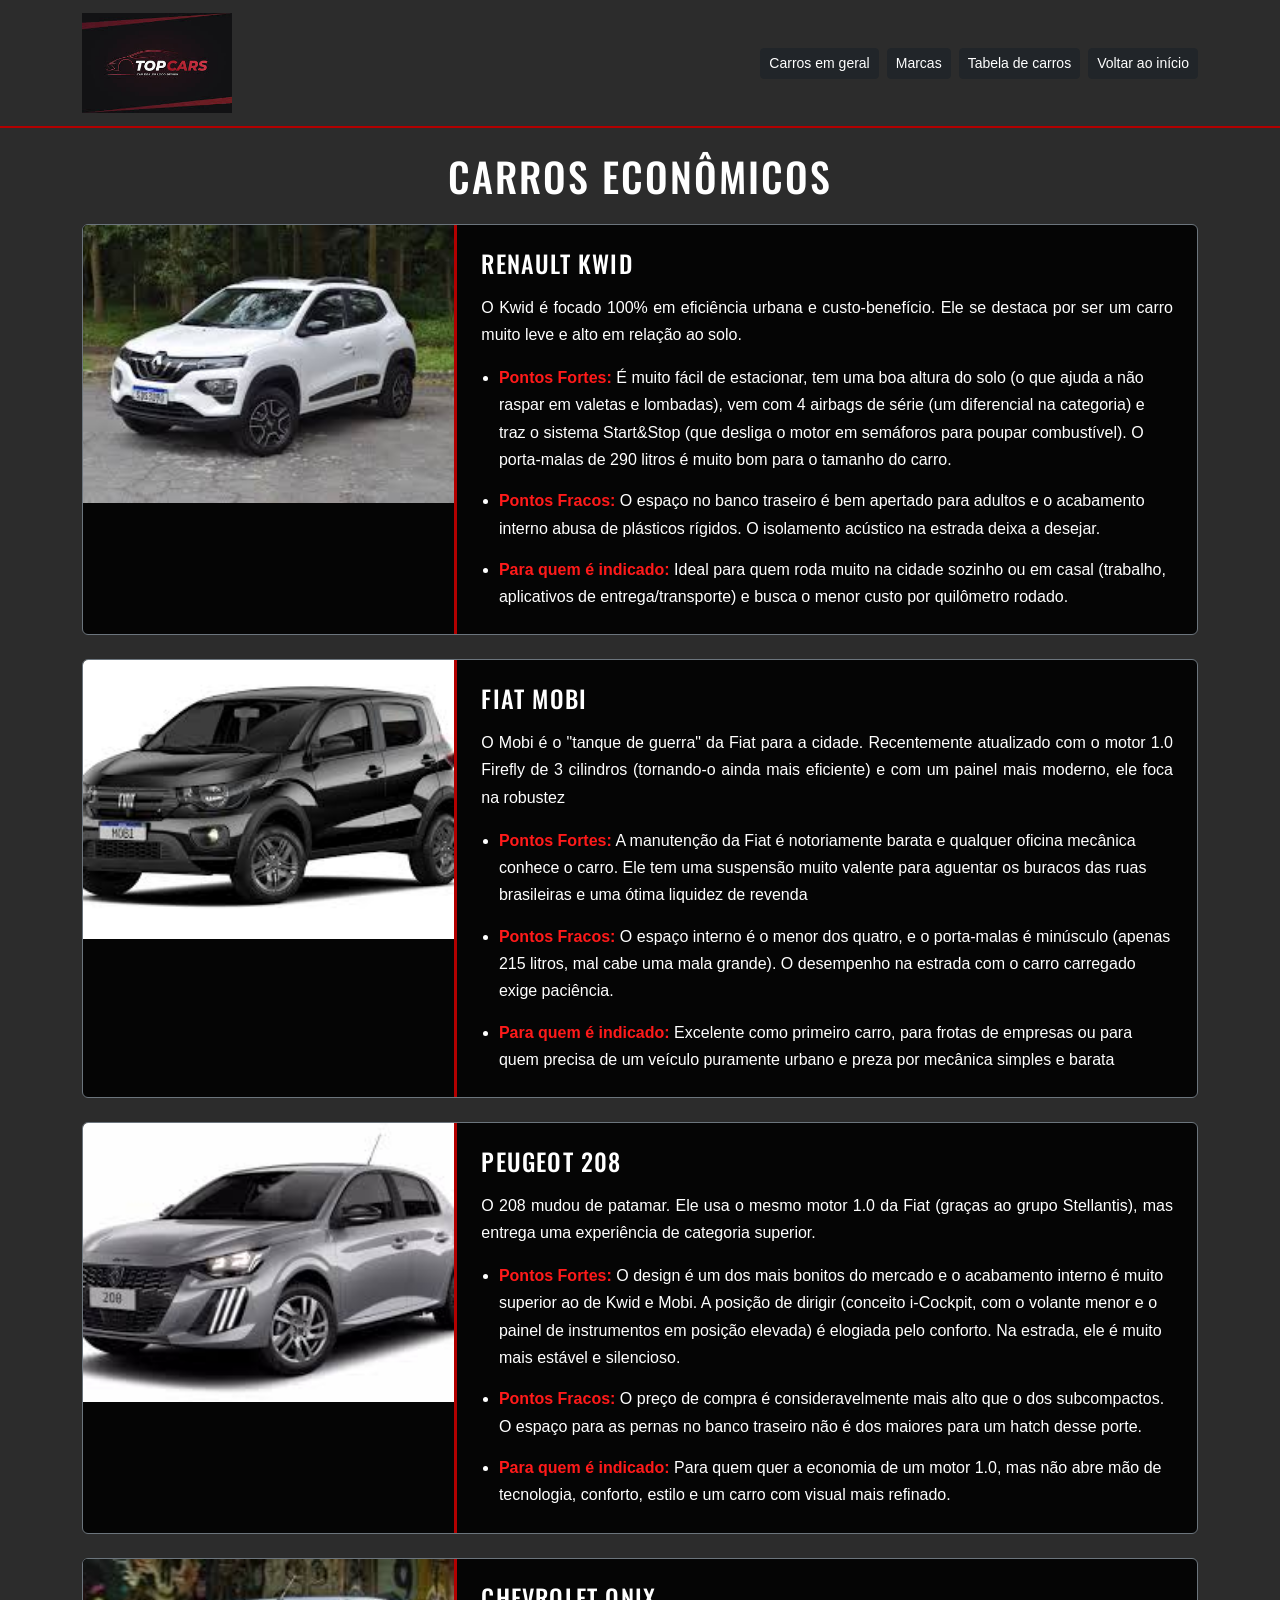
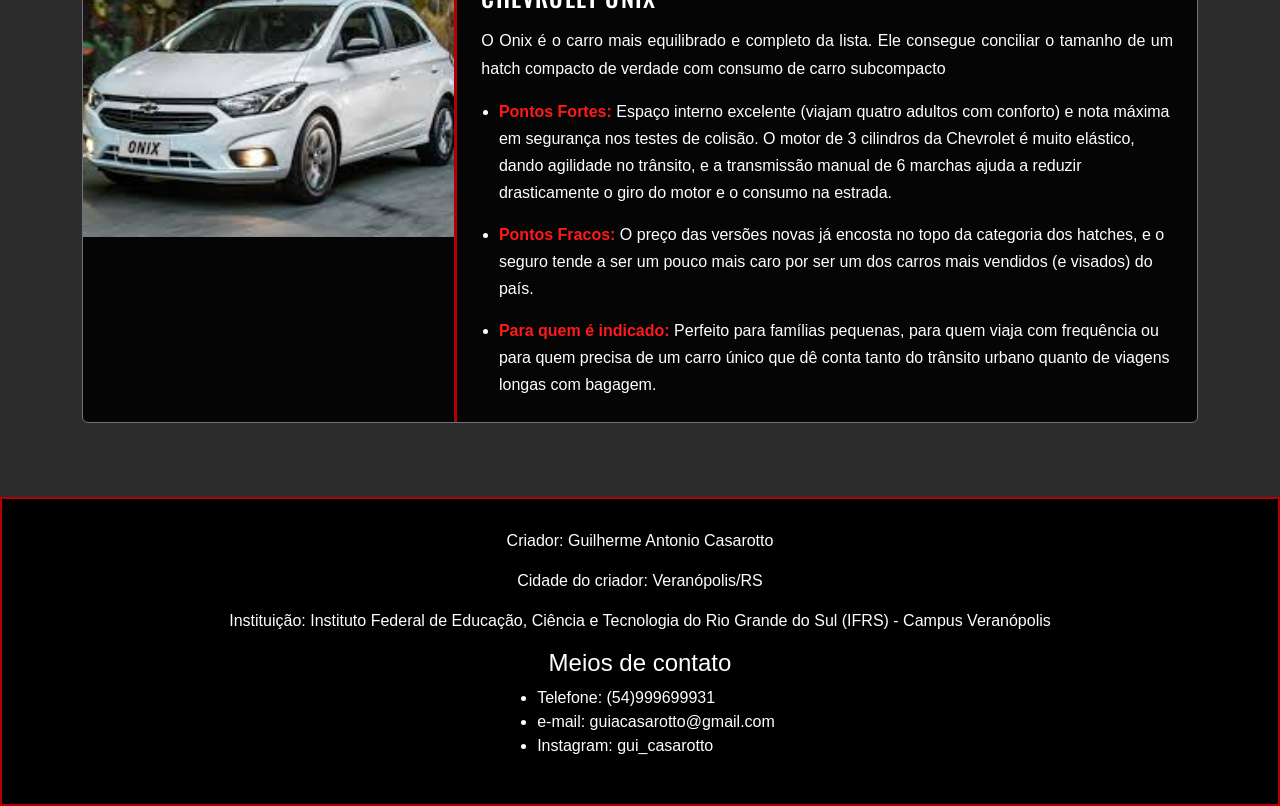
<file: carros economicos.html>
<!DOCTYPE html>
<html lang="pt-br" data-bs-theme="dark">
<head>
    <meta charset="utf-8">
    <meta name="viewport" content="width=device-width, initial-scale=1">
    <title>Careca de Ferro - Carros econômicos</title>
    <link href="https://cdn.jsdelivr.net/npm/bootstrap@5.3.8/dist/css/bootstrap.min.css" rel="stylesheet" integrity="sha384-sRIl4kxILFvY47J16cr9ZwB07vP4J8+LH7qKQnuqkuIAvNWLzeN8tE5YBujZqJLB" crossorigin="anonymous">
    <link rel="preconnect" href="https://fonts.googleapis.com">
    <link rel="preconnect" href="https://fonts.gstatic.com" crossorigin>
    <link href="https://fonts.googleapis.com/css2?family=Oswald:wght@500;700&family=Inter:wght@400;600&display=swap" rel="stylesheet">
    <link rel="stylesheet" href="css/estiloTelainicial.css">
</head>
<body>

    <header class="sticky-top">
        <nav class="navbar">
            <div class="container flex-column flex-lg-row gap-2">
                <a class="navbar-brand me-0" href="tela inicial.html">
                    <img src="img/logo.jpg" alt="TopCars Logo" height="100">
                </a>
                <ul class="navbar-nav flex-row flex-wrap justify-content-center justify-content-lg-end gap-2 ms-lg-auto">
                    <li class="nav-item">
                        <a class="btn btn-dark btn-sm" href="carros em geral.html">Carros em geral</a>
                    </li>
                    <li class="nav-item">
                        <a class="btn btn-dark btn-sm" href="marcas.html">Marcas</a>
                    </li>
                    <li class="nav-item">
                        <a class="btn btn-dark btn-sm" href="tabela.html">Tabela de carros</a>
                    </li>
                    <li class="nav-item">
                        <a class="btn btn-dark btn-sm" href="tela inicial.html">Voltar ao início</a>
                    </li>
                </ul>
            </div>
        </nav>
    </header>

    <main class="container pb-4">

        <h1 class="my-4 titulo-pagina">Carros econômicos</h1>

        <section class="d-flex flex-column gap-4 lista-carros">
            <div class="marca-card">
                <div class="row g-0">
                    <div class="col-md-4 marca-img">
                        <img src="img/kwid.jpg" alt="Renault Kwid" loading="lazy">
                    </div>
                    <div class="col-md-8 marca-body">
                        <div class="marca-head">
                            <h2>Renault Kwid</h2>
                        </div>
                        <p>O Kwid é focado 100% em eficiência urbana e custo-benefício. Ele se destaca por ser um carro muito leve e alto em relação ao solo.</p>
                            <ul class="marca-lista">
                            <li><strong>Pontos Fortes:</strong> É muito fácil de estacionar, tem uma boa altura do solo (o que ajuda a não raspar em valetas e lombadas), vem com 4 airbags de série (um diferencial na categoria) e traz o sistema Start&Stop (que desliga o motor em semáforos para poupar combustível). O porta-malas de 290 litros é muito bom para o tamanho do carro.</li>
                            <li><strong>Pontos Fracos:</strong> O espaço no banco traseiro é bem apertado para adultos e o acabamento interno abusa de plásticos rígidos. O isolamento acústico na estrada deixa a desejar.</li>
                            <li><strong>Para quem é indicado:</strong> Ideal para quem roda muito na cidade sozinho ou em casal (trabalho, aplicativos de entrega/transporte) e busca o menor custo por quilômetro rodado.</li>
                            </ul>
                    </div>
                </div>
            </div>

            <div class="marca-card">
                <div class="row g-0">
                    <div class="col-md-4 marca-img">
                        <img src="img/fiat mobi.jpg" alt="Fiat Mobi" loading="lazy">
                    </div>
                    <div class="col-md-8 marca-body">
                        <div class="marca-head">
                            <h2>Fiat Mobi</h2>
                        </div>
                        <p>O Mobi é o "tanque de guerra" da Fiat para a cidade. Recentemente atualizado com o motor 1.0 Firefly de 3 cilindros (tornando-o ainda mais eficiente) e com um painel mais moderno, ele foca na robustez</p>
                            <ul class="marca-lista">
                            <li><strong>Pontos Fortes:</strong> A manutenção da Fiat é notoriamente barata e qualquer oficina mecânica conhece o carro. Ele tem uma suspensão muito valente para aguentar os buracos das ruas brasileiras e uma ótima liquidez de revenda</li>
                            <li><strong>Pontos Fracos:</strong> O espaço interno é o menor dos quatro, e o porta-malas é minúsculo (apenas 215 litros, mal cabe uma mala grande). O desempenho na estrada com o carro carregado exige paciência.</li>
                            <li><strong>Para quem é indicado:</strong> Excelente como primeiro carro, para frotas de empresas ou para quem precisa de um veículo puramente urbano e preza por mecânica simples e barata</li>
                            </ul>
                    </div>
                </div>
            </div>

            <div class="marca-card">
                <div class="row g-0">
                    <div class="col-md-4 marca-img">
                        <img src="img/peugeot 208.jpg" alt="Peugeot 208" loading="lazy">
                    </div>
                    <div class="col-md-8 marca-body">
                        <div class="marca-head">
                            <h2>Peugeot 208</h2>
                        </div>
                        <p>O 208 mudou de patamar. Ele usa o mesmo motor 1.0 da Fiat (graças ao grupo Stellantis), mas entrega uma experiência de categoria superior.</p>
                            <ul class="marca-lista">
                            <li><strong>Pontos Fortes:</strong> O design é um dos mais bonitos do mercado e o acabamento interno é muito superior ao de Kwid e Mobi. A posição de dirigir (conceito i-Cockpit, com o volante menor e o painel de instrumentos em posição elevada) é elogiada pelo conforto. Na estrada, ele é muito mais estável e silencioso.</li>
                            <li><strong>Pontos Fracos:</strong> O preço de compra é consideravelmente mais alto que o dos subcompactos. O espaço para as pernas no banco traseiro não é dos maiores para um hatch desse porte.</li>
                            <li><strong>Para quem é indicado:</strong> Para quem quer a economia de um motor 1.0, mas não abre mão de tecnologia, conforto, estilo e um carro com visual mais refinado.</li>
                            </ul>
                    </div>
                </div>
            </div>

            <div class="marca-card">
                <div class="row g-0">
                    <div class="col-md-4 marca-img">
                        <img src="img/chevrolet onix.jpg" alt="Chevrolet Onix" loading="lazy">
                    </div>
                    <div class="col-md-8 marca-body">
                        <div class="marca-head">
                            <h2>Chevrolet Onix</h2>
                        </div>
                        <p>O Onix é o carro mais equilibrado e completo da lista. Ele consegue conciliar o tamanho de um hatch compacto de verdade com consumo de carro subcompacto</p>
                            <ul class="marca-lista">
                            <li><strong>Pontos Fortes:</strong> Espaço interno excelente (viajam quatro adultos com conforto) e nota máxima em segurança nos testes de colisão. O motor de 3 cilindros da Chevrolet é muito elástico, dando agilidade no trânsito, e a transmissão manual de 6 marchas ajuda a reduzir drasticamente o giro do motor e o consumo na estrada.</li>
                            <li><strong>Pontos Fracos:</strong> O preço das versões novas já encosta no topo da categoria dos hatches, e o seguro tende a ser um pouco mais caro por ser um dos carros mais vendidos (e visados) do país.</li>
                            <li><strong>Para quem é indicado:</strong> Perfeito para famílias pequenas, para quem viaja com frequência ou para quem precisa de um carro único que dê conta tanto do trânsito urbano quanto de viagens longas com bagagem.</li>
                            </ul>
                    </div>
                </div>
            </div>
        </section>
    </main>

    <footer class="text-center">
        <p>Criador: Guilherme Antonio Casarotto</p>
        <p>Cidade do criador: Veranópolis/RS</p>
        <p>Instituição: Instituto Federal de Educação, Ciência e Tecnologia do Rio Grande do Sul (IFRS) - Campus
            Veranópolis</p>
        <h4>Meios de contato</h4>
        <ul class="d-inline-block text-start">
            <li>Telefone: (54)999699931</li>
            <li>e-mail: guiacasarotto@gmail.com</li>
            <li>Instagram: gui_casarotto</li>
        </ul>
    </footer>

</body>

</html>
</file>
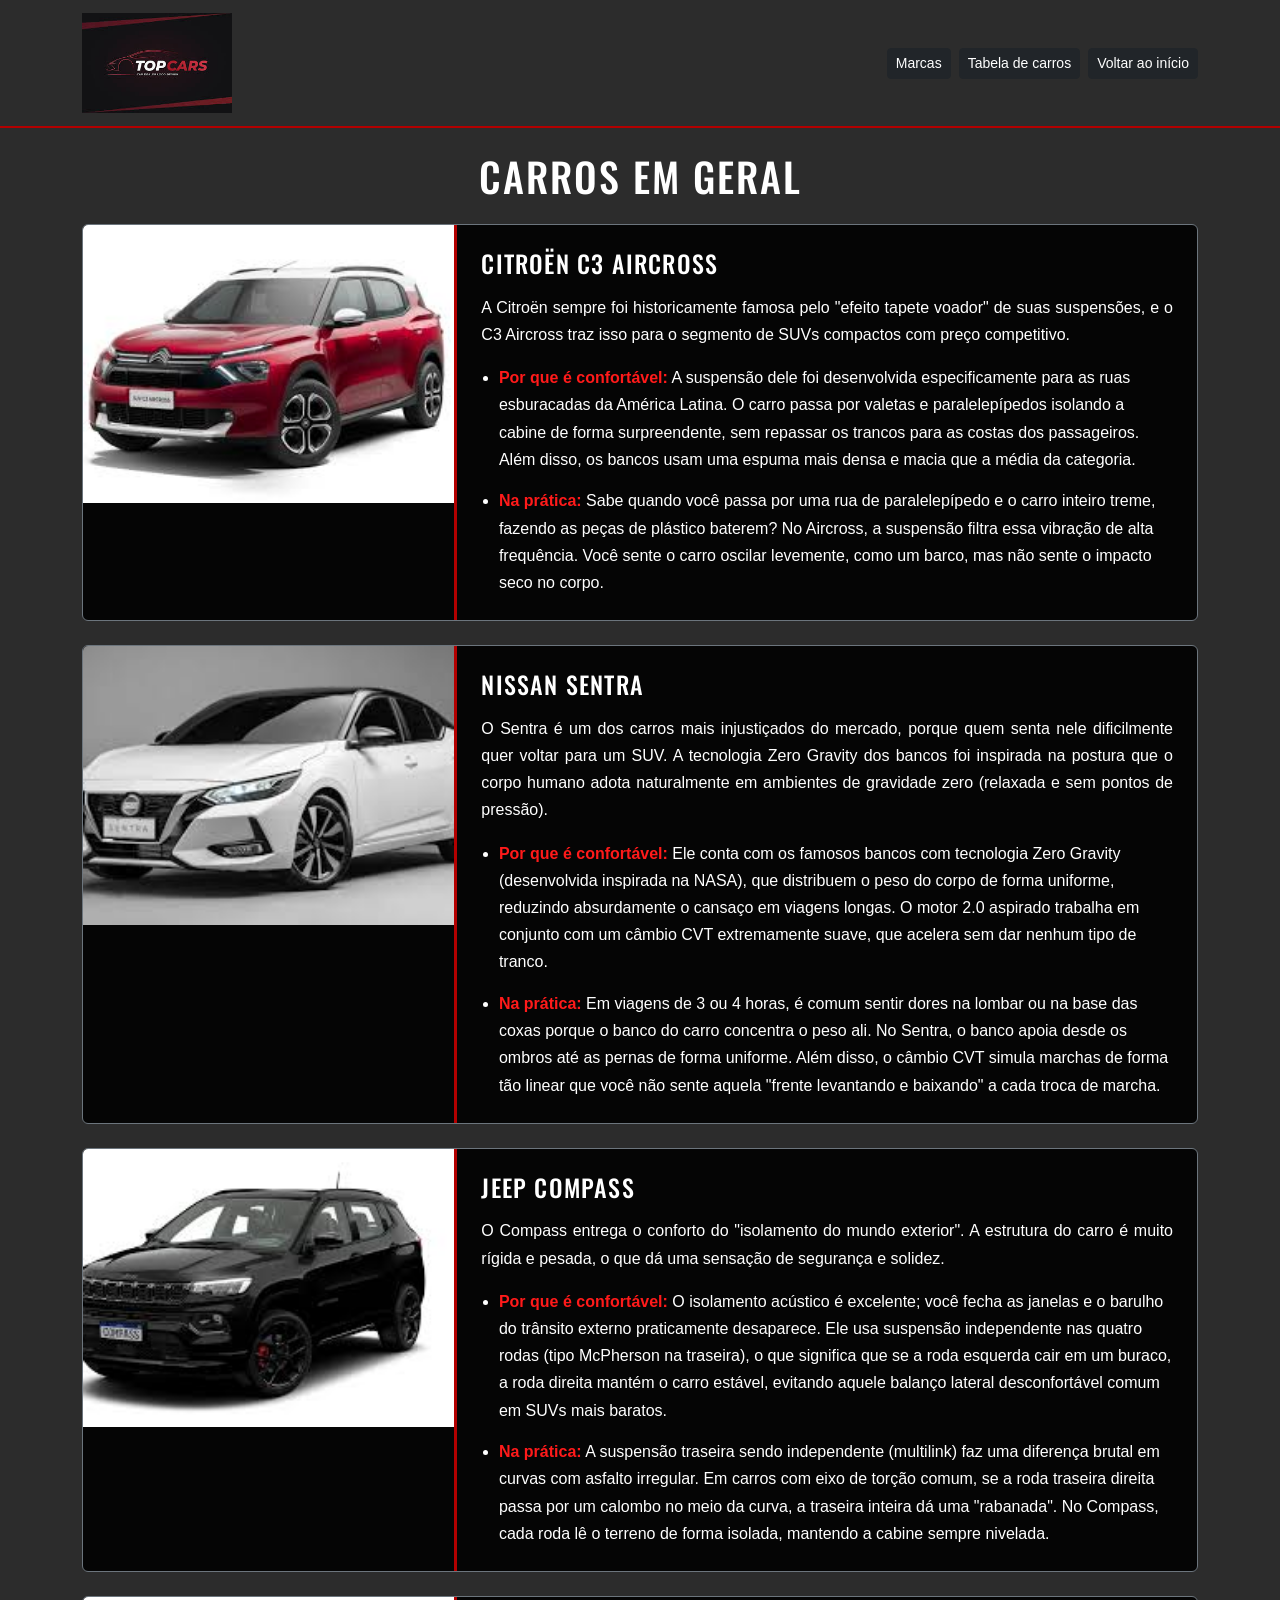
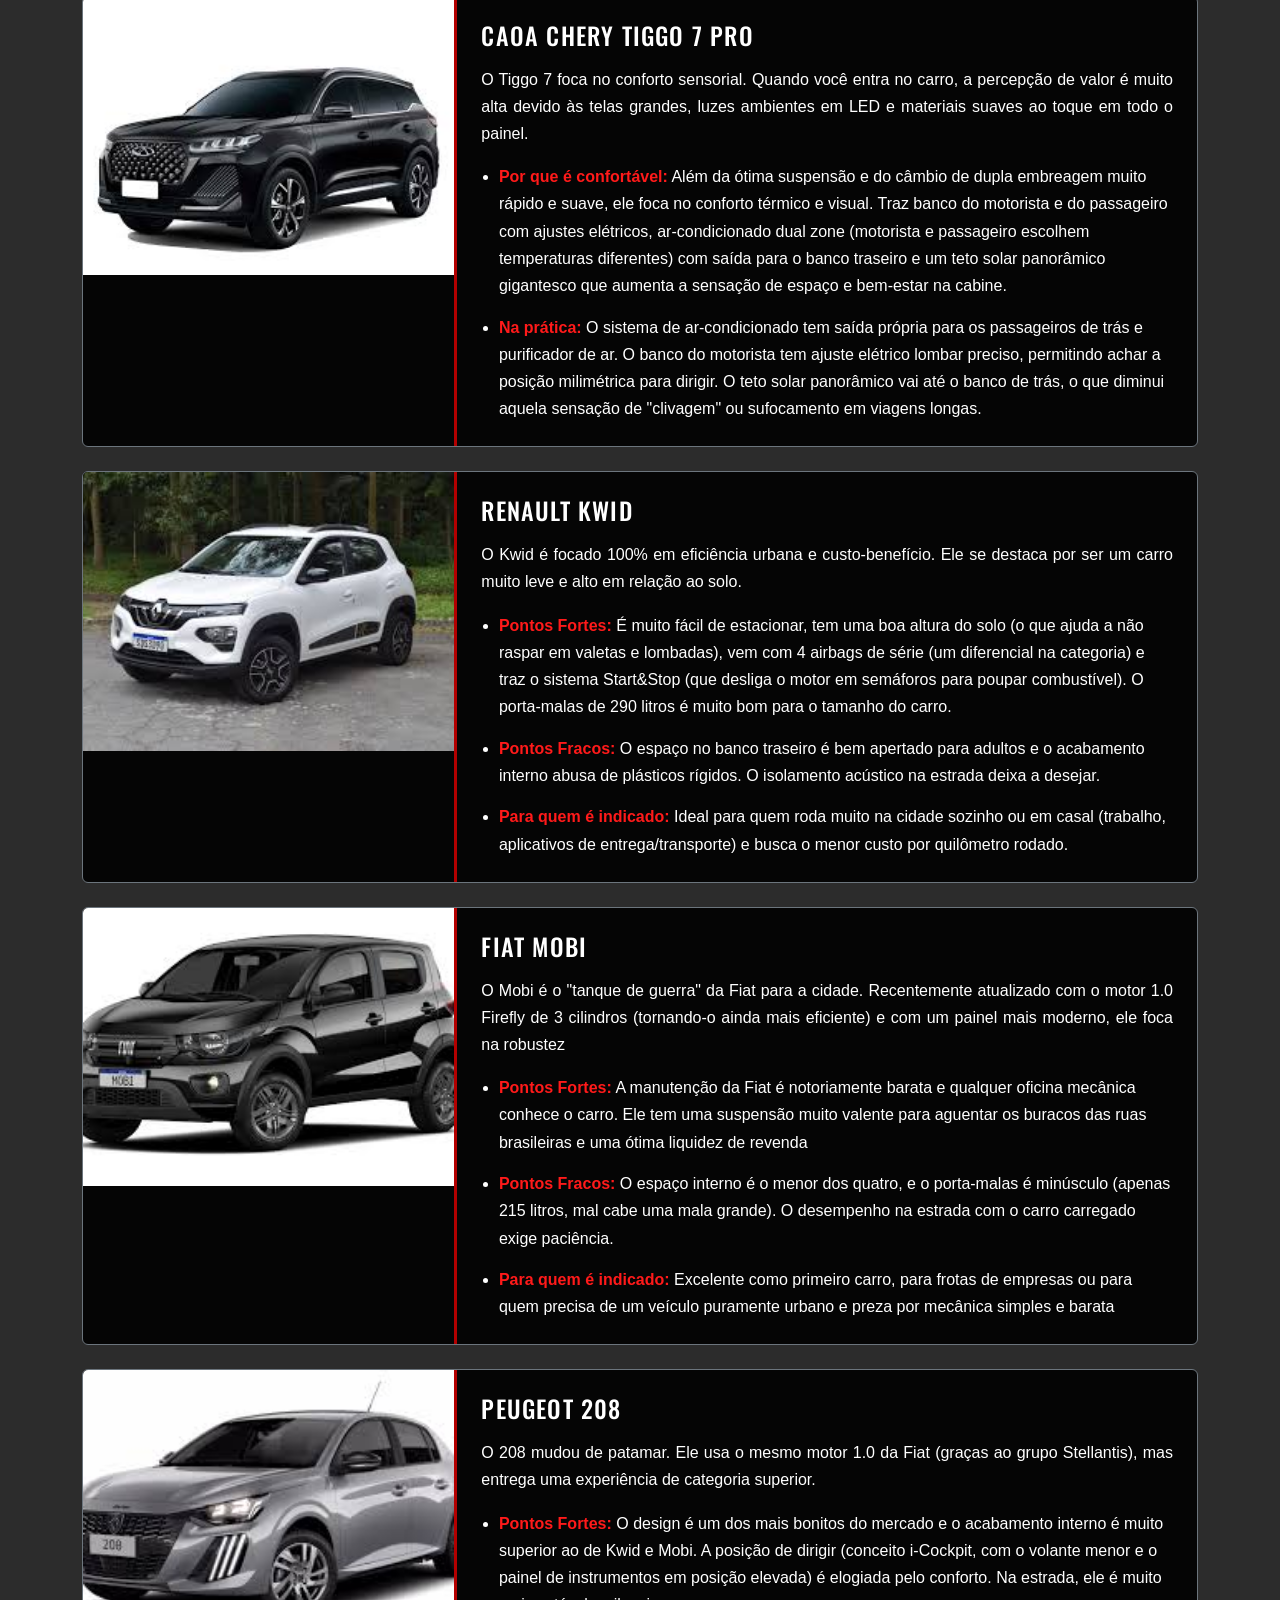
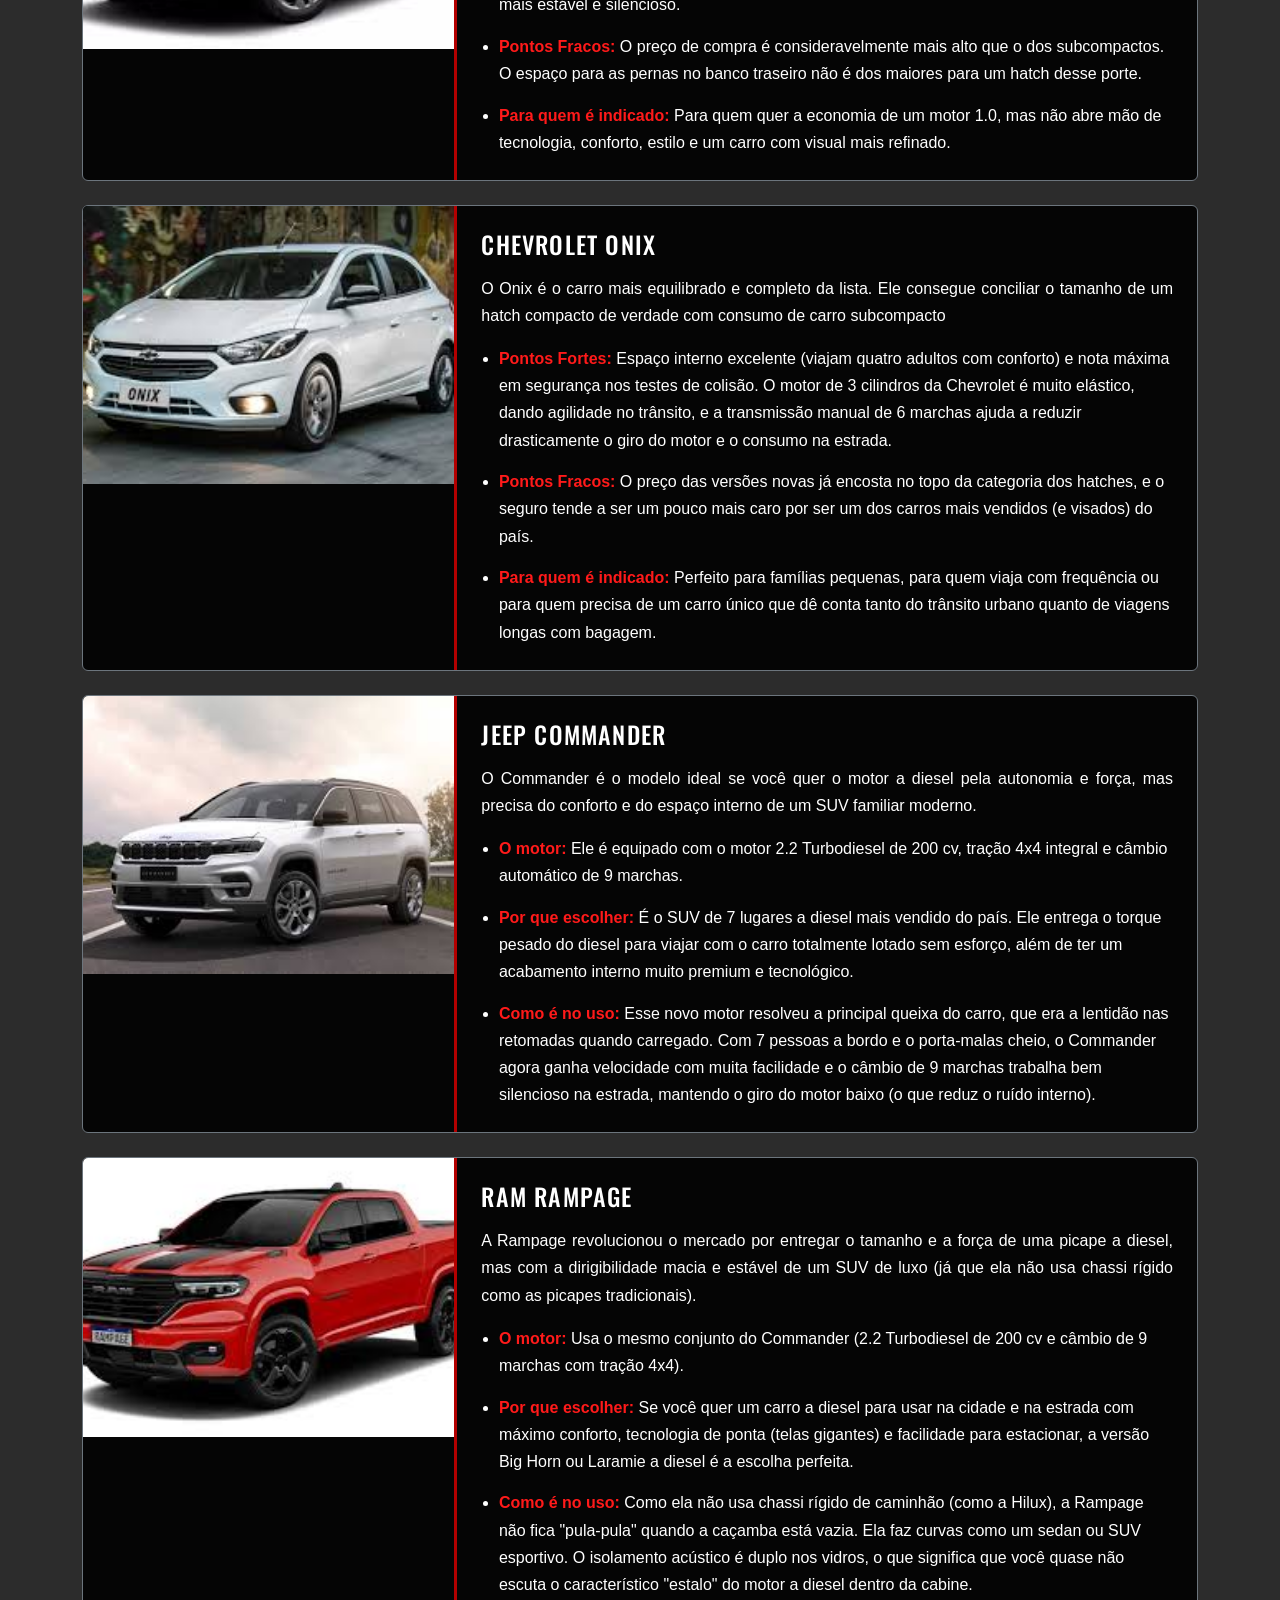
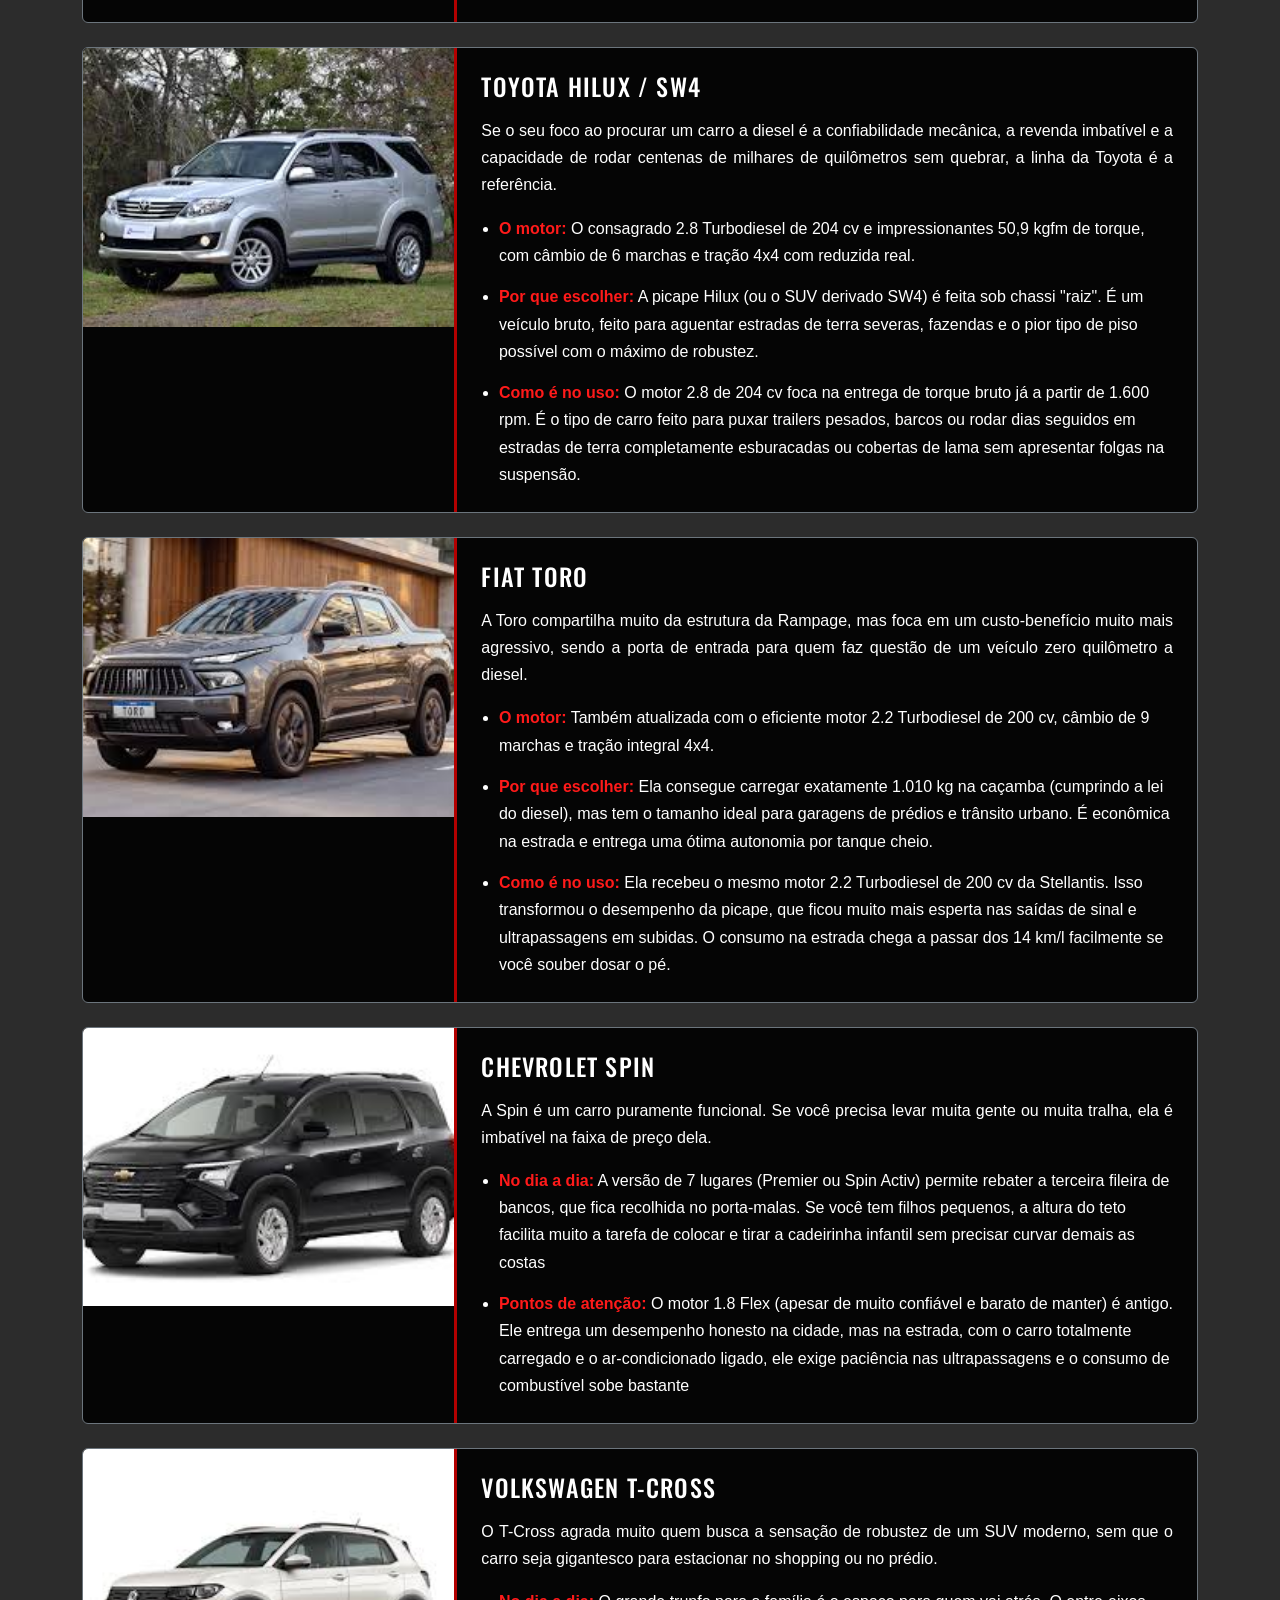
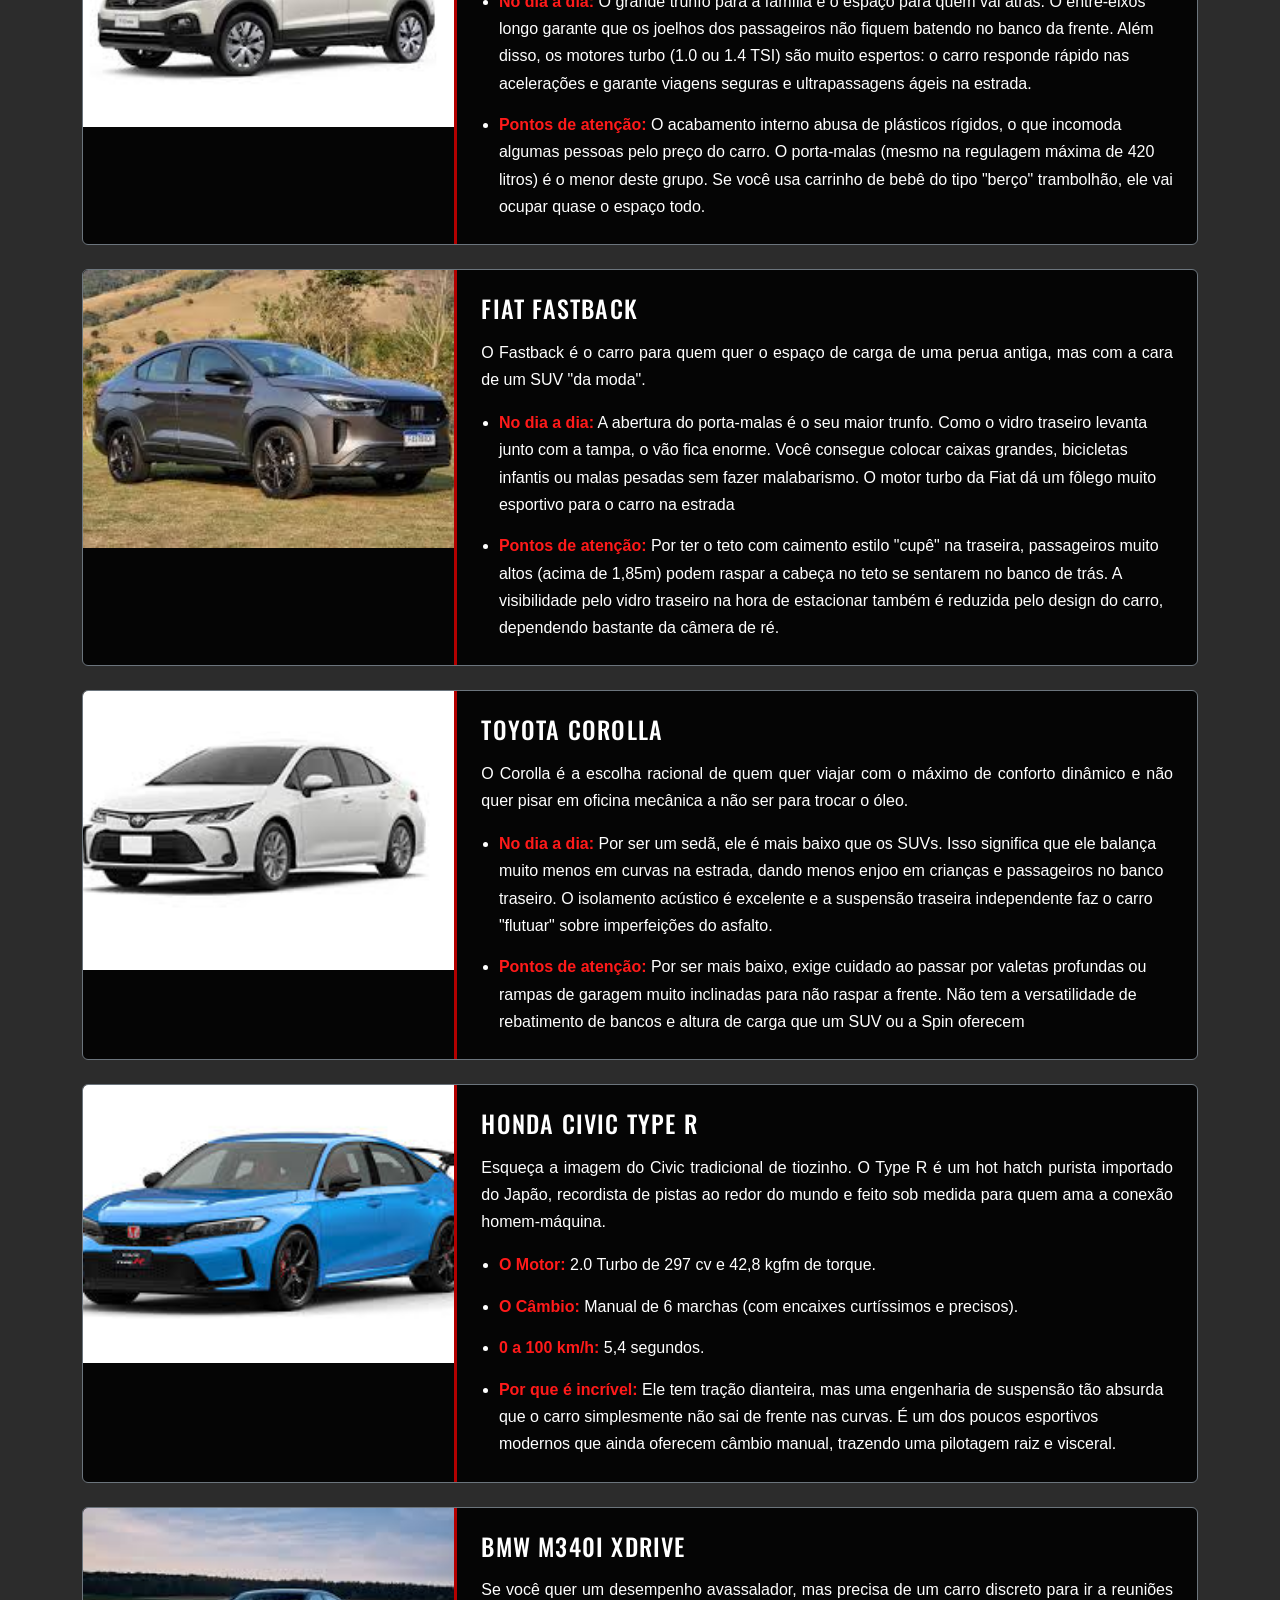
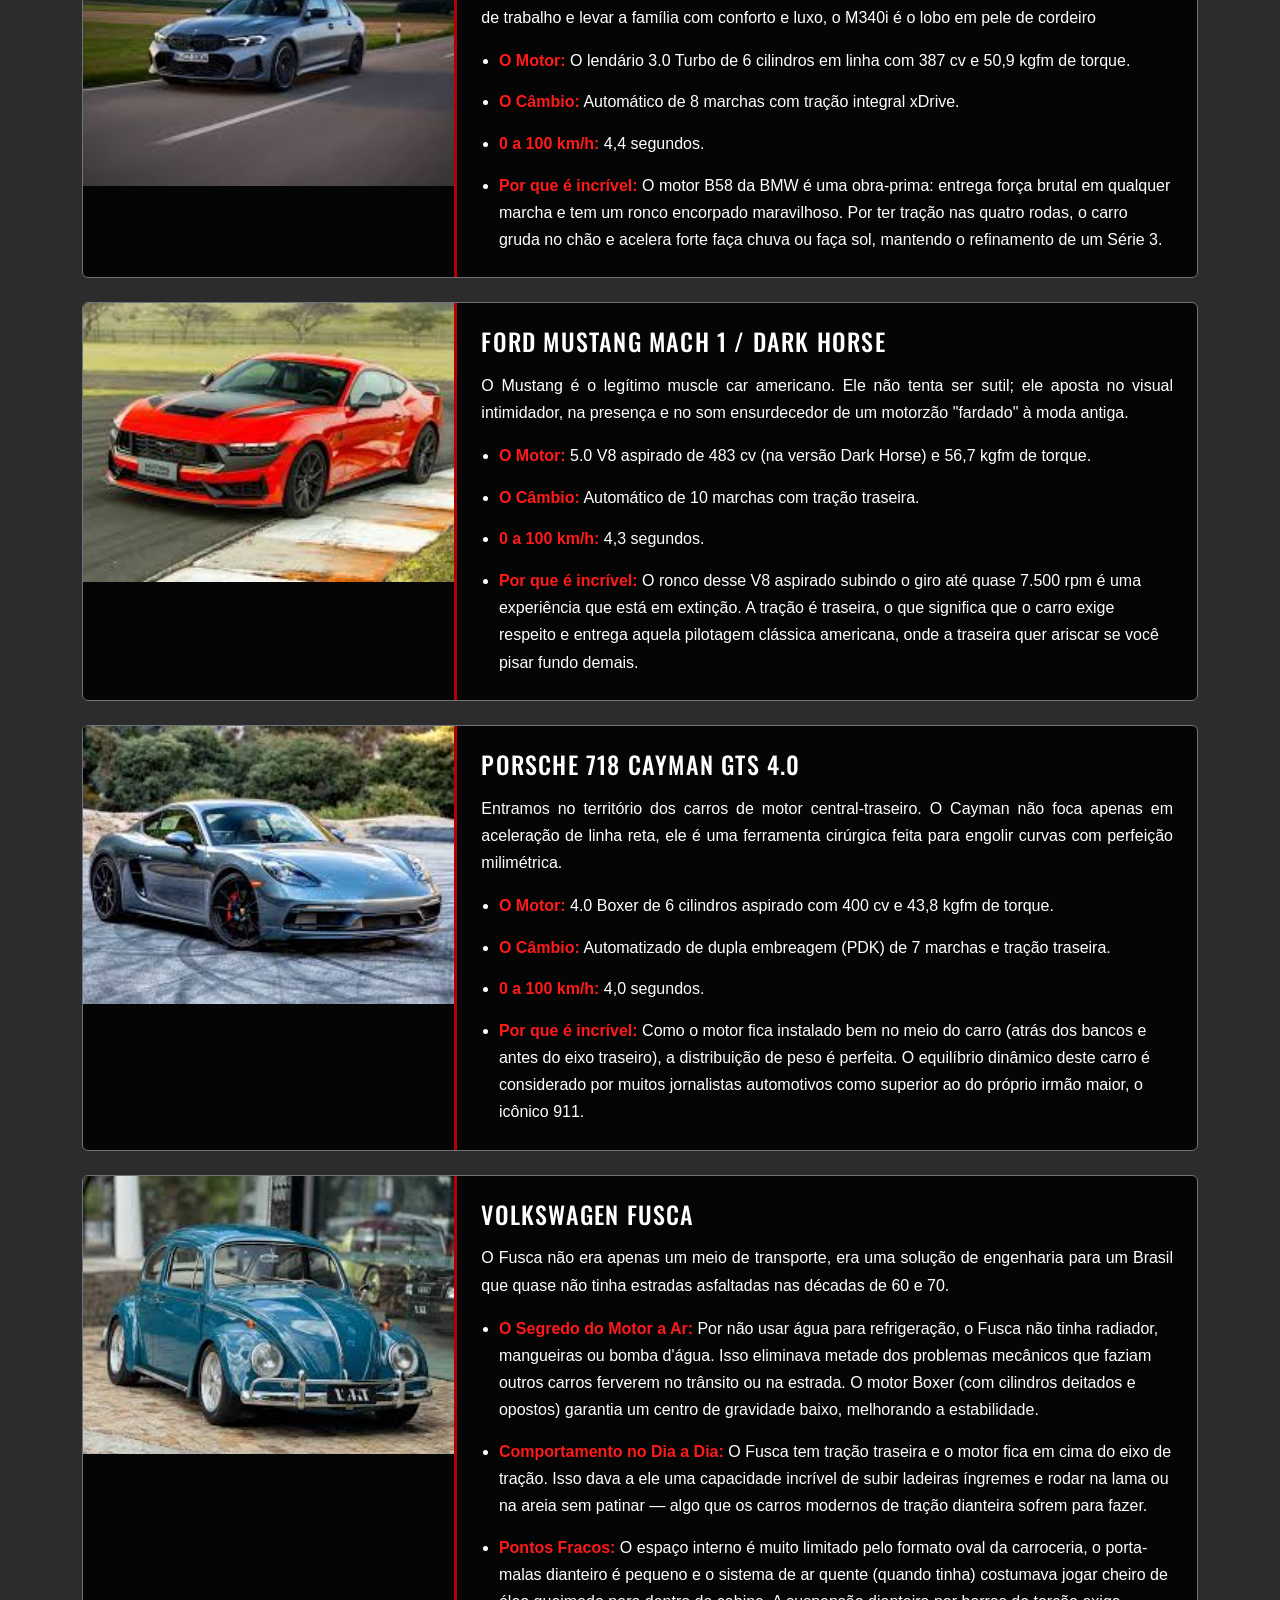
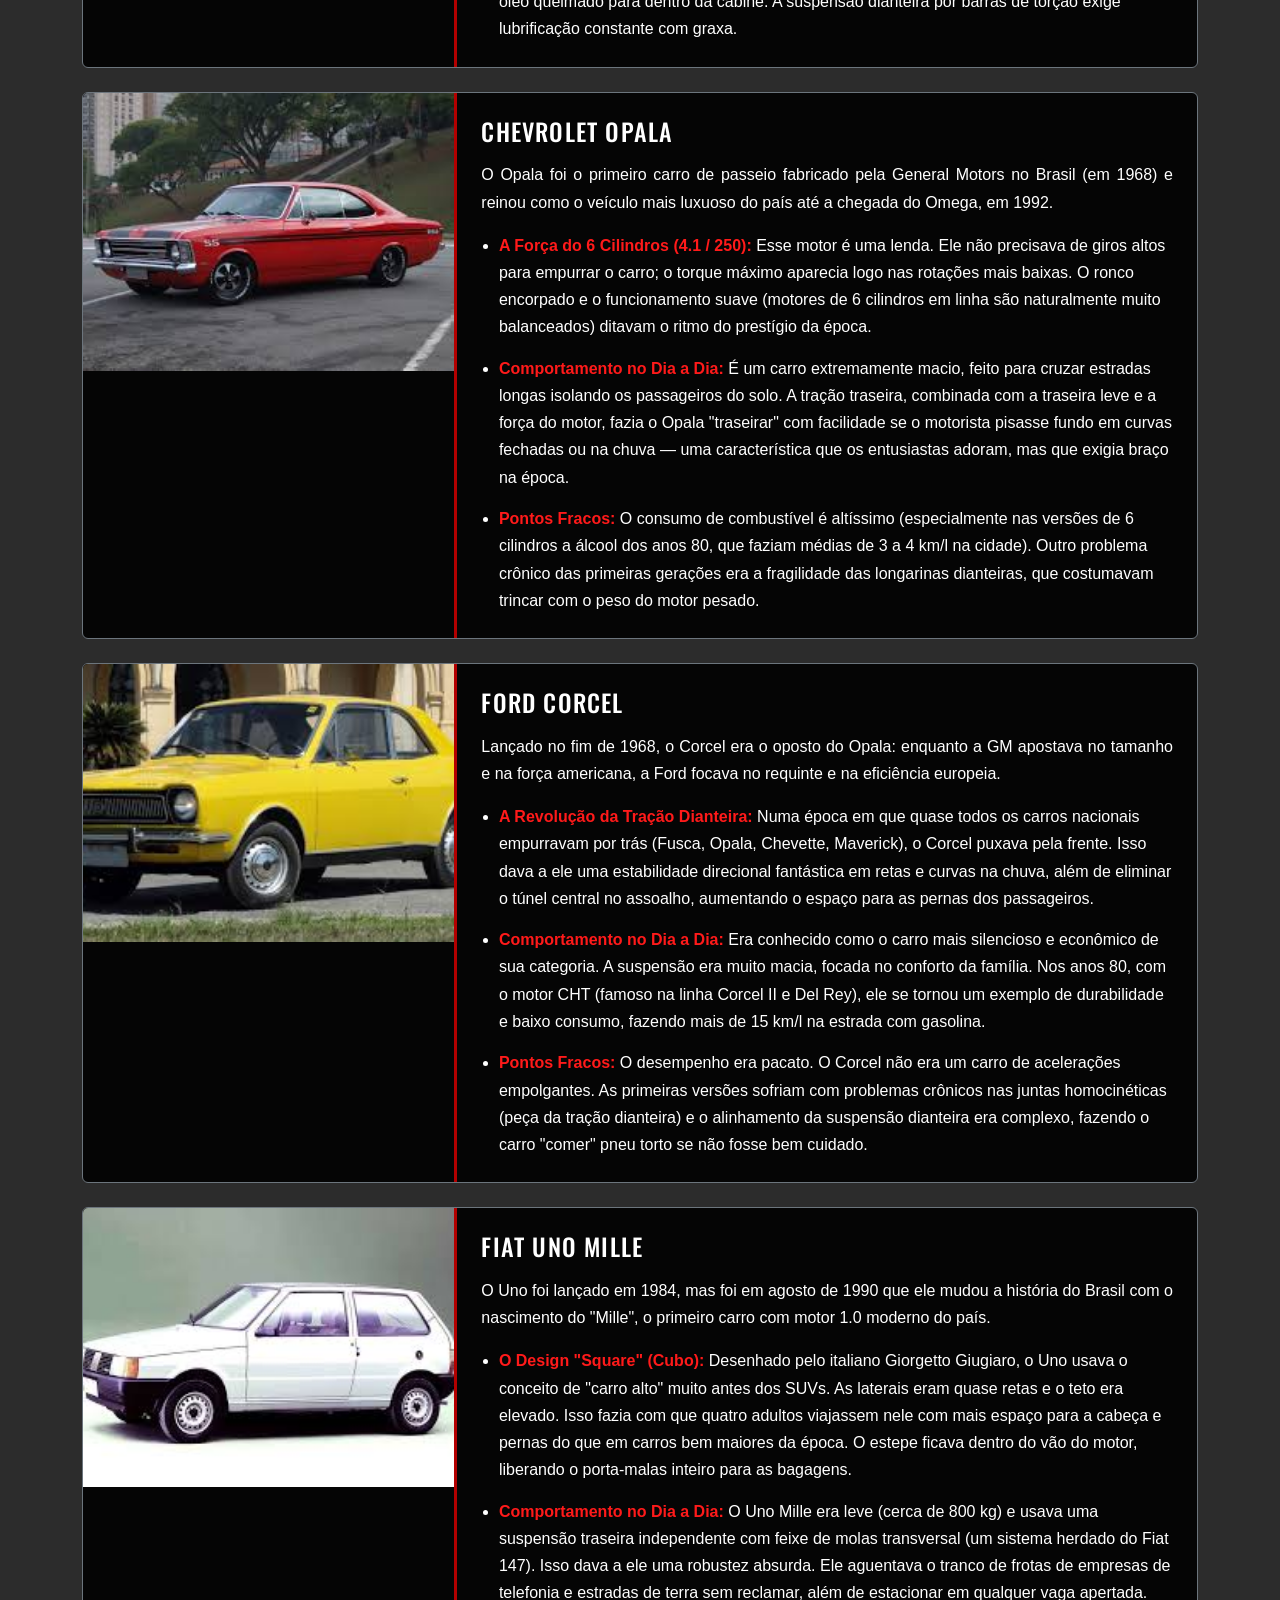
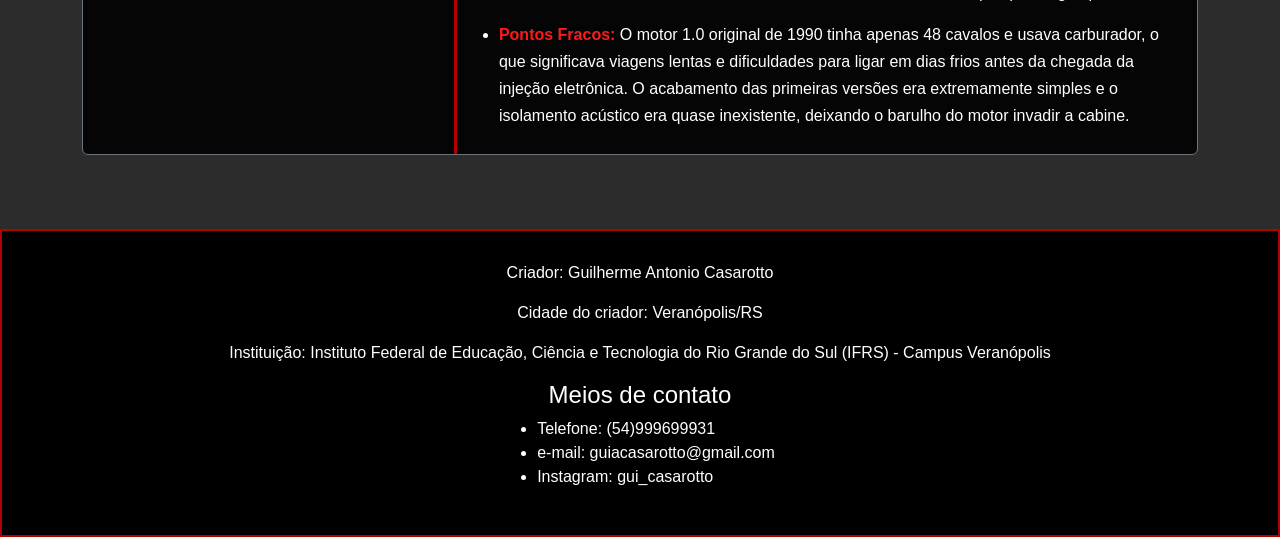
<file: carros em geral.html>
<!DOCTYPE html>
<html lang="pt-br" data-bs-theme="dark">
<head>
    <meta charset="utf-8">
    <meta name="viewport" content="width=device-width, initial-scale=1">
    <title>Careca de Ferro - Carros em geral</title>
    <link href="https://cdn.jsdelivr.net/npm/bootstrap@5.3.8/dist/css/bootstrap.min.css" rel="stylesheet" integrity="sha384-sRIl4kxILFvY47J16cr9ZwB07vP4J8+LH7qKQnuqkuIAvNWLzeN8tE5YBujZqJLB" crossorigin="anonymous">
    <link rel="preconnect" href="https://fonts.googleapis.com">
    <link rel="preconnect" href="https://fonts.gstatic.com" crossorigin>
    <link href="https://fonts.googleapis.com/css2?family=Oswald:wght@500;700&family=Inter:wght@400;600&display=swap" rel="stylesheet">
    <link rel="stylesheet" href="css/estiloTelainicial.css">
</head>
<body>

    <header class="sticky-top">
        <nav class="navbar">
            <div class="container flex-column flex-lg-row gap-2">
                <a class="navbar-brand me-0" href="tela inicial.html">
                    <img src="img/logo.jpg" alt="TopCars Logo" height="100">
                </a>
                <ul class="navbar-nav flex-row flex-wrap justify-content-center justify-content-lg-end gap-2 ms-lg-auto">
                    <li class="nav-item">
                        <a class="btn btn-dark btn-sm" href="marcas.html">Marcas</a>
                    </li>
                    <li class="nav-item">
                        <a class="btn btn-dark btn-sm" href="tabela.html">Tabela de carros</a>
                    </li>
                    <li class="nav-item">
                        <a class="btn btn-dark btn-sm" href="tela inicial.html">Voltar ao início</a>
                    </li>
                </ul>
            </div>
        </nav>
    </header>

    <main class="container pb-4">

        <h1 class="my-4 titulo-pagina">Carros em geral</h1>

        <section class="d-flex flex-column gap-4 lista-carros">
            <div class="marca-card">
                <div class="row g-0">
                    <div class="col-md-4 marca-img">
                        <img src="img/Citroën C3 Aircross.jpg" alt="Citroën C3 Aircross" loading="lazy">
                    </div>
                    <div class="col-md-8 marca-body">
                        <div class="marca-head">
                            <h2>Citroën C3 Aircross</h2>
                        </div>
                        <p>A Citroën sempre foi historicamente famosa pelo "efeito tapete voador" de suas suspensões, e o C3 Aircross traz isso para o segmento de SUVs compactos com preço competitivo.</p>
                            <ul class="marca-lista">
                            <li><strong>Por que é confortável:</strong> A suspensão dele foi desenvolvida especificamente para as ruas esburacadas da América Latina. O carro passa por valetas e paralelepípedos isolando a cabine de forma surpreendente, sem repassar os trancos para as costas dos passageiros. Além disso, os bancos usam uma espuma mais densa e macia que a média da categoria.</li>
                            <li><strong>Na prática:</strong> Sabe quando você passa por uma rua de paralelepípedo e o carro inteiro treme, fazendo as peças de plástico baterem? No Aircross, a suspensão filtra essa vibração de alta frequência. Você sente o carro oscilar levemente, como um barco, mas não sente o impacto seco no corpo.</li>
                            </ul>
                    </div>
                </div>
            </div>

            <div class="marca-card">
                <div class="row g-0">
                    <div class="col-md-4 marca-img">
                        <img src="img/Nissan Sentra.jpg" alt="Nissan Sentra" loading="lazy">
                    </div>
                    <div class="col-md-8 marca-body">
                        <div class="marca-head">
                            <h2>Nissan Sentra</h2>
                        </div>
                        <p>O Sentra é um dos carros mais injustiçados do mercado, porque quem senta nele dificilmente quer voltar para um SUV. A tecnologia Zero Gravity dos bancos foi inspirada na postura que o corpo humano adota naturalmente em ambientes de gravidade zero (relaxada e sem pontos de pressão).</p>
                            <ul class="marca-lista">
                            <li><strong>Por que é confortável:</strong> Ele conta com os famosos bancos com tecnologia Zero Gravity (desenvolvida inspirada na NASA), que distribuem o peso do corpo de forma uniforme, reduzindo absurdamente o cansaço em viagens longas. O motor 2.0 aspirado trabalha em conjunto com um câmbio CVT extremamente suave, que acelera sem dar nenhum tipo de tranco.</li>
                            <li><strong>Na prática:</strong> Em viagens de 3 ou 4 horas, é comum sentir dores na lombar ou na base das coxas porque o banco do carro concentra o peso ali. No Sentra, o banco apoia desde os ombros até as pernas de forma uniforme. Além disso, o câmbio CVT simula marchas de forma tão linear que você não sente aquela "frente levantando e baixando" a cada troca de marcha.</li>
                            </ul>
                    </div>
                </div>
            </div>

            <div class="marca-card">
                <div class="row g-0">
                    <div class="col-md-4 marca-img">
                        <img src="img/Jeep Compass.jpg" alt="Jeep Compass" loading="lazy">
                    </div>
                    <div class="col-md-8 marca-body">
                        <div class="marca-head">
                            <h2>Jeep Compass</h2>
                        </div>
                        <p>O Compass entrega o conforto do "isolamento do mundo exterior". A estrutura do carro é muito rígida e pesada, o que dá uma sensação de segurança e solidez.</p>
                            <ul class="marca-lista">
                            <li><strong>Por que é confortável:</strong> O isolamento acústico é excelente; você fecha as janelas e o barulho do trânsito externo praticamente desaparece. Ele usa suspensão independente nas quatro rodas (tipo McPherson na traseira), o que significa que se a roda esquerda cair em um buraco, a roda direita mantém o carro estável, evitando aquele balanço lateral desconfortável comum em SUVs mais baratos.</li>
                            <li><strong>Na prática:</strong> A suspensão traseira sendo independente (multilink) faz uma diferença brutal em curvas com asfalto irregular. Em carros com eixo de torção comum, se a roda traseira direita passa por um calombo no meio da curva, a traseira inteira dá uma "rabanada". No Compass, cada roda lê o terreno de forma isolada, mantendo a cabine sempre nivelada.</li>
                            </ul>
                    </div>
                </div>
            </div>

            <div class="marca-card">
                <div class="row g-0">
                    <div class="col-md-4 marca-img">
                        <img src="img/Caoa Chery Tiggo 7 Pro.jpg" alt="Caoa Chery Tiggo 7 Pro" loading="lazy">
                    </div>
                    <div class="col-md-8 marca-body">
                        <div class="marca-head">
                            <h2>Caoa Chery Tiggo 7 Pro</h2>
                        </div>
                        <p>O Tiggo 7 foca no conforto sensorial. Quando você entra no carro, a percepção de valor é muito alta devido às telas grandes, luzes ambientes em LED e materiais suaves ao toque em todo o painel.</p>
                            <ul class="marca-lista">
                            <li><strong>Por que é confortável:</strong> Além da ótima suspensão e do câmbio de dupla embreagem muito rápido e suave, ele foca no conforto térmico e visual. Traz banco do motorista e do passageiro com ajustes elétricos, ar-condicionado dual zone (motorista e passageiro escolhem temperaturas diferentes) com saída para o banco traseiro e um teto solar panorâmico gigantesco que aumenta a sensação de espaço e bem-estar na cabine.</li>
                            <li><strong>Na prática:</strong> O sistema de ar-condicionado tem saída própria para os passageiros de trás e purificador de ar. O banco do motorista tem ajuste elétrico lombar preciso, permitindo achar a posição milimétrica para dirigir. O teto solar panorâmico vai até o banco de trás, o que diminui aquela sensação de "clivagem" ou sufocamento em viagens longas.</li>
                            </ul>
                    </div>
                </div>
            </div>

            <div class="marca-card">
                <div class="row g-0">
                    <div class="col-md-4 marca-img">
                        <img src="img/kwid.jpg" alt="Renault Kwid" loading="lazy">
                    </div>
                    <div class="col-md-8 marca-body">
                        <div class="marca-head">
                            <h2>Renault Kwid</h2>
                        </div>
                        <p>O Kwid é focado 100% em eficiência urbana e custo-benefício. Ele se destaca por ser um carro muito leve e alto em relação ao solo.</p>
                            <ul class="marca-lista">
                            <li><strong>Pontos Fortes:</strong> É muito fácil de estacionar, tem uma boa altura do solo (o que ajuda a não raspar em valetas e lombadas), vem com 4 airbags de série (um diferencial na categoria) e traz o sistema Start&Stop (que desliga o motor em semáforos para poupar combustível). O porta-malas de 290 litros é muito bom para o tamanho do carro.</li>
                            <li><strong>Pontos Fracos:</strong> O espaço no banco traseiro é bem apertado para adultos e o acabamento interno abusa de plásticos rígidos. O isolamento acústico na estrada deixa a desejar.</li>
                            <li><strong>Para quem é indicado:</strong> Ideal para quem roda muito na cidade sozinho ou em casal (trabalho, aplicativos de entrega/transporte) e busca o menor custo por quilômetro rodado.</li>
                            </ul>
                    </div>
                </div>
            </div>

            <div class="marca-card">
                <div class="row g-0">
                    <div class="col-md-4 marca-img">
                        <img src="img/fiat mobi.jpg" alt="Fiat Mobi" loading="lazy">
                    </div>
                    <div class="col-md-8 marca-body">
                        <div class="marca-head">
                            <h2>Fiat Mobi</h2>
                        </div>
                        <p>O Mobi é o "tanque de guerra" da Fiat para a cidade. Recentemente atualizado com o motor 1.0 Firefly de 3 cilindros (tornando-o ainda mais eficiente) e com um painel mais moderno, ele foca na robustez</p>
                            <ul class="marca-lista">
                            <li><strong>Pontos Fortes:</strong> A manutenção da Fiat é notoriamente barata e qualquer oficina mecânica conhece o carro. Ele tem uma suspensão muito valente para aguentar os buracos das ruas brasileiras e uma ótima liquidez de revenda</li>
                            <li><strong>Pontos Fracos:</strong> O espaço interno é o menor dos quatro, e o porta-malas é minúsculo (apenas 215 litros, mal cabe uma mala grande). O desempenho na estrada com o carro carregado exige paciência.</li>
                            <li><strong>Para quem é indicado:</strong> Excelente como primeiro carro, para frotas de empresas ou para quem precisa de um veículo puramente urbano e preza por mecânica simples e barata</li>
                            </ul>
                    </div>
                </div>
            </div>

            <div class="marca-card">
                <div class="row g-0">
                    <div class="col-md-4 marca-img">
                        <img src="img/peugeot 208.jpg" alt="Peugeot 208" loading="lazy">
                    </div>
                    <div class="col-md-8 marca-body">
                        <div class="marca-head">
                            <h2>Peugeot 208</h2>
                        </div>
                        <p>O 208 mudou de patamar. Ele usa o mesmo motor 1.0 da Fiat (graças ao grupo Stellantis), mas entrega uma experiência de categoria superior.</p>
                            <ul class="marca-lista">
                            <li><strong>Pontos Fortes:</strong> O design é um dos mais bonitos do mercado e o acabamento interno é muito superior ao de Kwid e Mobi. A posição de dirigir (conceito i-Cockpit, com o volante menor e o painel de instrumentos em posição elevada) é elogiada pelo conforto. Na estrada, ele é muito mais estável e silencioso.</li>
                            <li><strong>Pontos Fracos:</strong> O preço de compra é consideravelmente mais alto que o dos subcompactos. O espaço para as pernas no banco traseiro não é dos maiores para um hatch desse porte.</li>
                            <li><strong>Para quem é indicado:</strong> Para quem quer a economia de um motor 1.0, mas não abre mão de tecnologia, conforto, estilo e um carro com visual mais refinado.</li>
                            </ul>
                    </div>
                </div>
            </div>

            <div class="marca-card">
                <div class="row g-0">
                    <div class="col-md-4 marca-img">
                        <img src="img/chevrolet onix.jpg" alt="Chevrolet Onix" loading="lazy">
                    </div>
                    <div class="col-md-8 marca-body">
                        <div class="marca-head">
                            <h2>Chevrolet Onix</h2>
                        </div>
                        <p>O Onix é o carro mais equilibrado e completo da lista. Ele consegue conciliar o tamanho de um hatch compacto de verdade com consumo de carro subcompacto</p>
                            <ul class="marca-lista">
                            <li><strong>Pontos Fortes:</strong> Espaço interno excelente (viajam quatro adultos com conforto) e nota máxima em segurança nos testes de colisão. O motor de 3 cilindros da Chevrolet é muito elástico, dando agilidade no trânsito, e a transmissão manual de 6 marchas ajuda a reduzir drasticamente o giro do motor e o consumo na estrada.</li>
                            <li><strong>Pontos Fracos:</strong> O preço das versões novas já encosta no topo da categoria dos hatches, e o seguro tende a ser um pouco mais caro por ser um dos carros mais vendidos (e visados) do país.</li>
                            <li><strong>Para quem é indicado:</strong> Perfeito para famílias pequenas, para quem viaja com frequência ou para quem precisa de um carro único que dê conta tanto do trânsito urbano quanto de viagens longas com bagagem.</li>
                            </ul>
                    </div>
                </div>
            </div>

            <div class="marca-card">
                <div class="row g-0">
                    <div class="col-md-4 marca-img">
                        <img src="img/Jeep Commander.jpg" alt="Jeep Commander" loading="lazy">
                    </div>
                    <div class="col-md-8 marca-body">
                        <div class="marca-head">
                            <h2>Jeep Commander</h2>
                        </div>
                        <p>O Commander é o modelo ideal se você quer o motor a diesel pela autonomia e força, mas precisa do conforto e do espaço interno de um SUV familiar moderno.</p>
                            <ul class="marca-lista">
                            <li><strong>O motor:</strong> Ele é equipado com o motor 2.2 Turbodiesel de 200 cv, tração 4x4 integral e câmbio automático de 9 marchas.</li>
                            <li><strong>Por que escolher:</strong> É o SUV de 7 lugares a diesel mais vendido do país. Ele entrega o torque pesado do diesel para viajar com o carro totalmente lotado sem esforço, além de ter um acabamento interno muito premium e tecnológico.</li>
                            <li><strong>Como é no uso:</strong> Esse novo motor resolveu a principal queixa do carro, que era a lentidão nas retomadas quando carregado. Com 7 pessoas a bordo e o porta-malas cheio, o Commander agora ganha velocidade com muita facilidade e o câmbio de 9 marchas trabalha bem silencioso na estrada, mantendo o giro do motor baixo (o que reduz o ruído interno).</li>
                            </ul>
                    </div>
                </div>
            </div>

            <div class="marca-card">
                <div class="row g-0">
                    <div class="col-md-4 marca-img">
                        <img src="img/Ram Rampage.jpg" alt="Ram Rampage" loading="lazy">
                    </div>
                    <div class="col-md-8 marca-body">
                        <div class="marca-head">
                            <h2>Ram Rampage</h2>
                        </div>
                        <p>A Rampage revolucionou o mercado por entregar o tamanho e a força de uma picape a diesel, mas com a dirigibilidade macia e estável de um SUV de luxo (já que ela não usa chassi rígido como as picapes tradicionais).</p>
                            <ul class="marca-lista">
                            <li><strong>O motor:</strong> Usa o mesmo conjunto do Commander (2.2 Turbodiesel de 200 cv e câmbio de 9 marchas com tração 4x4).</li>
                            <li><strong>Por que escolher:</strong> Se você quer um carro a diesel para usar na cidade e na estrada com máximo conforto, tecnologia de ponta (telas gigantes) e facilidade para estacionar, a versão Big Horn ou Laramie a diesel é a escolha perfeita.</li>
                            <li><strong>Como é no uso:</strong> Como ela não usa chassi rígido de caminhão (como a Hilux), a Rampage não fica "pula-pula" quando a caçamba está vazia. Ela faz curvas como um sedan ou SUV esportivo. O isolamento acústico é duplo nos vidros, o que significa que você quase não escuta o característico "estalo" do motor a diesel dentro da cabine.</li>
                            </ul>
                    </div>
                </div>
            </div>

            <div class="marca-card">
                <div class="row g-0">
                    <div class="col-md-4 marca-img">
                        <img src="img/Toyota Hilux  SW4.jpg" alt="Toyota Hilux / SW4" loading="lazy">
                    </div>
                    <div class="col-md-8 marca-body">
                        <div class="marca-head">
                            <h2>Toyota Hilux / SW4</h2>
                        </div>
                        <p>Se o seu foco ao procurar um carro a diesel é a confiabilidade mecânica, a revenda imbatível e a capacidade de rodar centenas de milhares de quilômetros sem quebrar, a linha da Toyota é a referência.</p>
                            <ul class="marca-lista">
                            <li><strong>O motor:</strong> O consagrado 2.8 Turbodiesel de 204 cv e impressionantes 50,9 kgfm de torque, com câmbio de 6 marchas e tração 4x4 com reduzida real.</li>
                            <li><strong>Por que escolher:</strong> A picape Hilux (ou o SUV derivado SW4) é feita sob chassi "raiz". É um veículo bruto, feito para aguentar estradas de terra severas, fazendas e o pior tipo de piso possível com o máximo de robustez.</li>
                            <li><strong>Como é no uso:</strong> O motor 2.8 de 204 cv foca na entrega de torque bruto já a partir de 1.600 rpm. É o tipo de carro feito para puxar trailers pesados, barcos ou rodar dias seguidos em estradas de terra completamente esburacadas ou cobertas de lama sem apresentar folgas na suspensão.</li>
                            </ul>
                    </div>
                </div>
            </div>

            <div class="marca-card">
                <div class="row g-0">
                    <div class="col-md-4 marca-img">
                        <img src="img/Fiat Toro.jpg" alt="Fiat Toro" loading="lazy">
                    </div>
                    <div class="col-md-8 marca-body">
                        <div class="marca-head">
                            <h2>Fiat Toro</h2>
                        </div>
                        <p>A Toro compartilha muito da estrutura da Rampage, mas foca em um custo-benefício muito mais agressivo, sendo a porta de entrada para quem faz questão de um veículo zero quilômetro a diesel.</p>
                            <ul class="marca-lista">
                            <li><strong>O motor:</strong> Também atualizada com o eficiente motor 2.2 Turbodiesel de 200 cv, câmbio de 9 marchas e tração integral 4x4.</li>
                            <li><strong>Por que escolher:</strong> Ela consegue carregar exatamente 1.010 kg na caçamba (cumprindo a lei do diesel), mas tem o tamanho ideal para garagens de prédios e trânsito urbano. É econômica na estrada e entrega uma ótima autonomia por tanque cheio.</li>
                            <li><strong>Como é no uso:</strong> Ela recebeu o mesmo motor 2.2 Turbodiesel de 200 cv da Stellantis. Isso transformou o desempenho da picape, que ficou muito mais esperta nas saídas de sinal e ultrapassagens em subidas. O consumo na estrada chega a passar dos 14 km/l facilmente se você souber dosar o pé.</li>
                            </ul>
                    </div>
                </div>
            </div>

            <div class="marca-card">
                <div class="row g-0">
                    <div class="col-md-4 marca-img">
                        <img src="img/chevrolet spin.jpg" alt="Chevrolet Spin" loading="lazy">
                    </div>
                    <div class="col-md-8 marca-body">
                        <div class="marca-head">
                            <h2>Chevrolet Spin</h2>
                        </div>
                        <p>A Spin é um carro puramente funcional. Se você precisa levar muita gente ou muita tralha, ela é imbatível na faixa de preço dela.</p>
                            <ul class="marca-lista">
                            <li><strong>No dia a dia:</strong> A versão de 7 lugares (Premier ou Spin Activ) permite rebater a terceira fileira de bancos, que fica recolhida no porta-malas. Se você tem filhos pequenos, a altura do teto facilita muito a tarefa de colocar e tirar a cadeirinha infantil sem precisar curvar demais as costas</li>
                            <li><strong>Pontos de atenção:</strong> O motor 1.8 Flex (apesar de muito confiável e barato de manter) é antigo. Ele entrega um desempenho honesto na cidade, mas na estrada, com o carro totalmente carregado e o ar-condicionado ligado, ele exige paciência nas ultrapassagens e o consumo de combustível sobe bastante</li>
                            </ul>
                    </div>
                </div>
            </div>

            <div class="marca-card">
                <div class="row g-0">
                    <div class="col-md-4 marca-img">
                        <img src="img/Volkswagen T-Cross.jpg" alt="Volkswagen T-Cross" loading="lazy">
                    </div>
                    <div class="col-md-8 marca-body">
                        <div class="marca-head">
                            <h2>Volkswagen T-Cross</h2>
                        </div>
                        <p>O T-Cross agrada muito quem busca a sensação de robustez de um SUV moderno, sem que o carro seja gigantesco para estacionar no shopping ou no prédio.</p>
                            <ul class="marca-lista">
                            <li><strong>No dia a dia:</strong> O grande trunfo para a família é o espaço para quem vai atrás. O entre-eixos longo garante que os joelhos dos passageiros não fiquem batendo no banco da frente. Além disso, os motores turbo (1.0 ou 1.4 TSI) são muito espertos: o carro responde rápido nas acelerações e garante viagens seguras e ultrapassagens ágeis na estrada.</li>
                            <li><strong>Pontos de atenção:</strong> O acabamento interno abusa de plásticos rígidos, o que incomoda algumas pessoas pelo preço do carro. O porta-malas (mesmo na regulagem máxima de 420 litros) é o menor deste grupo. Se você usa carrinho de bebê do tipo "berço" trambolhão, ele vai ocupar quase o espaço todo.</li>
                            </ul>
                    </div>
                </div>
            </div>

            <div class="marca-card">
                <div class="row g-0">
                    <div class="col-md-4 marca-img">
                        <img src="img/Fiat Fastback.jpg" alt="Fiat Fastback" loading="lazy">
                    </div>
                    <div class="col-md-8 marca-body">
                        <div class="marca-head">
                            <h2>Fiat Fastback</h2>
                        </div>
                        <p>O Fastback é o carro para quem quer o espaço de carga de uma perua antiga, mas com a cara de um SUV "da moda".</p>
                            <ul class="marca-lista">
                            <li><strong>No dia a dia:</strong> A abertura do porta-malas é o seu maior trunfo. Como o vidro traseiro levanta junto com a tampa, o vão fica enorme. Você consegue colocar caixas grandes, bicicletas infantis ou malas pesadas sem fazer malabarismo. O motor turbo da Fiat dá um fôlego muito esportivo para o carro na estrada</li>
                            <li><strong>Pontos de atenção:</strong> Por ter o teto com caimento estilo "cupê" na traseira, passageiros muito altos (acima de 1,85m) podem raspar a cabeça no teto se sentarem no banco de trás. A visibilidade pelo vidro traseiro na hora de estacionar também é reduzida pelo design do carro, dependendo bastante da câmera de ré.</li>
                            </ul>
                    </div>
                </div>
            </div>

            <div class="marca-card">
                <div class="row g-0">
                    <div class="col-md-4 marca-img">
                        <img src="img/Toyota Corolla.jpg" alt="Toyota Corolla" loading="lazy">
                    </div>
                    <div class="col-md-8 marca-body">
                        <div class="marca-head">
                            <h2>Toyota Corolla</h2>
                        </div>
                        <p>O Corolla é a escolha racional de quem quer viajar com o máximo de conforto dinâmico e não quer pisar em oficina mecânica a não ser para trocar o óleo.</p>
                            <ul class="marca-lista">
                            <li><strong>No dia a dia:</strong> Por ser um sedã, ele é mais baixo que os SUVs. Isso significa que ele balança muito menos em curvas na estrada, dando menos enjoo em crianças e passageiros no banco traseiro. O isolamento acústico é excelente e a suspensão traseira independente faz o carro "flutuar" sobre imperfeições do asfalto.</li>
                            <li><strong>Pontos de atenção:</strong> Por ser mais baixo, exige cuidado ao passar por valetas profundas ou rampas de garagem muito inclinadas para não raspar a frente. Não tem a versatilidade de rebatimento de bancos e altura de carga que um SUV ou a Spin oferecem</li>
                            </ul>
                    </div>
                </div>
            </div>

            <div class="marca-card">
                <div class="row g-0">
                    <div class="col-md-4 marca-img">
                        <img src="img/Honda Civic Type R.jpg" alt="Honda Civic Type R" loading="lazy">
                    </div>
                    <div class="col-md-8 marca-body">
                        <div class="marca-head">
                            <h2>Honda Civic Type R</h2>
                        </div>
                        <p>Esqueça a imagem do Civic tradicional de tiozinho. O Type R é um hot hatch purista importado do Japão, recordista de pistas ao redor do mundo e feito sob medida para quem ama a conexão homem-máquina.</p>
                            <ul class="marca-lista">
                            <li><strong>O Motor:</strong> 2.0 Turbo de 297 cv e 42,8 kgfm de torque.</li>
                            <li><strong>O Câmbio:</strong> Manual de 6 marchas (com encaixes curtíssimos e precisos).</li>
                            <li><strong>0 a 100 km/h:</strong> 5,4 segundos.</li>
                            <li><strong>Por que é incrível:</strong> Ele tem tração dianteira, mas uma engenharia de suspensão tão absurda que o carro simplesmente não sai de frente nas curvas. É um dos poucos esportivos modernos que ainda oferecem câmbio manual, trazendo uma pilotagem raiz e visceral.</li>
                            </ul>
                    </div>
                </div>
            </div>

            <div class="marca-card">
                <div class="row g-0">
                    <div class="col-md-4 marca-img">
                        <img src="img/BMW M340i xDrive.jpg" alt="BMW M340i xDrive" loading="lazy">
                    </div>
                    <div class="col-md-8 marca-body">
                        <div class="marca-head">
                            <h2>BMW M340i xDrive</h2>
                        </div>
                        <p>Se você quer um desempenho avassalador, mas precisa de um carro discreto para ir a reuniões de trabalho e levar a família com conforto e luxo, o M340i é o lobo em pele de cordeiro</p>
                            <ul class="marca-lista">
                            <li><strong>O Motor:</strong> O lendário 3.0 Turbo de 6 cilindros em linha com 387 cv e 50,9 kgfm de torque.</li>
                            <li><strong>O Câmbio:</strong> Automático de 8 marchas com tração integral xDrive.</li>
                            <li><strong>0 a 100 km/h:</strong> 4,4 segundos.</li>
                            <li><strong>Por que é incrível:</strong> O motor B58 da BMW é uma obra-prima: entrega força brutal em qualquer marcha e tem um ronco encorpado maravilhoso. Por ter tração nas quatro rodas, o carro gruda no chão e acelera forte faça chuva ou faça sol, mantendo o refinamento de um Série 3.</li>
                            </ul>
                    </div>
                </div>
            </div>

            <div class="marca-card">
                <div class="row g-0">
                    <div class="col-md-4 marca-img">
                        <img src="img/Ford Mustang Mach 1  Dark Horse.jpg" alt="Ford Mustang Mach 1 / Dark Horse" loading="lazy">
                    </div>
                    <div class="col-md-8 marca-body">
                        <div class="marca-head">
                            <h2>Ford Mustang Mach 1 / Dark Horse</h2>
                        </div>
                        <p>O Mustang é o legítimo muscle car americano. Ele não tenta ser sutil; ele aposta no visual intimidador, na presença e no som ensurdecedor de um motorzão "fardado" à moda antiga.</p>
                            <ul class="marca-lista">
                            <li><strong>O Motor:</strong> 5.0 V8 aspirado de 483 cv (na versão Dark Horse) e 56,7 kgfm de torque.</li>
                            <li><strong>O Câmbio:</strong> Automático de 10 marchas com tração traseira.</li>
                            <li><strong>0 a 100 km/h:</strong> 4,3 segundos.</li>
                            <li><strong>Por que é incrível:</strong> O ronco desse V8 aspirado subindo o giro até quase 7.500 rpm é uma experiência que está em extinção. A tração é traseira, o que significa que o carro exige respeito e entrega aquela pilotagem clássica americana, onde a traseira quer ariscar se você pisar fundo demais.</li>
                            </ul>
                    </div>
                </div>
            </div>

            <div class="marca-card">
                <div class="row g-0">
                    <div class="col-md-4 marca-img">
                        <img src="img/Porsche 718 Cayman GTS 4.0.jpg" alt="Porsche 718 Cayman GTS 4.0" loading="lazy">
                    </div>
                    <div class="col-md-8 marca-body">
                        <div class="marca-head">
                            <h2>Porsche 718 Cayman GTS 4.0</h2>
                        </div>
                        <p>Entramos no território dos carros de motor central-traseiro. O Cayman não foca apenas em aceleração de linha reta, ele é uma ferramenta cirúrgica feita para engolir curvas com perfeição milimétrica.</p>
                            <ul class="marca-lista">
                            <li><strong>O Motor:</strong> 4.0 Boxer de 6 cilindros aspirado com 400 cv e 43,8 kgfm de torque.</li>
                            <li><strong>O Câmbio:</strong> Automatizado de dupla embreagem (PDK) de 7 marchas e tração traseira.</li>
                            <li><strong>0 a 100 km/h:</strong> 4,0 segundos.</li>
                            <li><strong>Por que é incrível:</strong> Como o motor fica instalado bem no meio do carro (atrás dos bancos e antes do eixo traseiro), a distribuição de peso é perfeita. O equilíbrio dinâmico deste carro é considerado por muitos jornalistas automotivos como superior ao do próprio irmão maior, o icônico 911.</li>
                            </ul>
                    </div>
                </div>
            </div>

            <div class="marca-card">
                <div class="row g-0">
                    <div class="col-md-4 marca-img">
                        <img src="img/Volkswagen Fusca.jpg" alt="Volkswagen Fusca" loading="lazy">
                    </div>
                    <div class="col-md-8 marca-body">
                        <div class="marca-head">
                            <h2>Volkswagen Fusca</h2>
                        </div>
                        <p>O Fusca não era apenas um meio de transporte, era uma solução de engenharia para um Brasil que quase não tinha estradas asfaltadas nas décadas de 60 e 70.</p>
                            <ul class="marca-lista">
                            <li><strong>O Segredo do Motor a Ar:</strong> Por não usar água para refrigeração, o Fusca não tinha radiador, mangueiras ou bomba d'água. Isso eliminava metade dos problemas mecânicos que faziam outros carros ferverem no trânsito ou na estrada. O motor Boxer (com cilindros deitados e opostos) garantia um centro de gravidade baixo, melhorando a estabilidade.</li>
                            <li><strong>Comportamento no Dia a Dia:</strong> O Fusca tem tração traseira e o motor fica em cima do eixo de tração. Isso dava a ele uma capacidade incrível de subir ladeiras íngremes e rodar na lama ou na areia sem patinar — algo que os carros modernos de tração dianteira sofrem para fazer.</li>
                            <li><strong>Pontos Fracos:</strong> O espaço interno é muito limitado pelo formato oval da carroceria, o porta-malas dianteiro é pequeno e o sistema de ar quente (quando tinha) costumava jogar cheiro de óleo queimado para dentro da cabine. A suspensão dianteira por barras de torção exige lubrificação constante com graxa.</li>
                            </ul>
                    </div>
                </div>
            </div>

            <div class="marca-card">
                <div class="row g-0">
                    <div class="col-md-4 marca-img">
                        <img src="img/Chevrolet Opala.jpg" alt="Chevrolet Opala" loading="lazy">
                    </div>
                    <div class="col-md-8 marca-body">
                        <div class="marca-head">
                            <h2>Chevrolet Opala</h2>
                        </div>
                        <p>O Opala foi o primeiro carro de passeio fabricado pela General Motors no Brasil (em 1968) e reinou como o veículo mais luxuoso do país até a chegada do Omega, em 1992.</p>
                            <ul class="marca-lista">
                            <li><strong>A Força do 6 Cilindros (4.1 / 250):</strong> Esse motor é uma lenda. Ele não precisava de giros altos para empurrar o carro; o torque máximo aparecia logo nas rotações mais baixas. O ronco encorpado e o funcionamento suave (motores de 6 cilindros em linha são naturalmente muito balanceados) ditavam o ritmo do prestígio da época.</li>
                            <li><strong>Comportamento no Dia a Dia:</strong> É um carro extremamente macio, feito para cruzar estradas longas isolando os passageiros do solo. A tração traseira, combinada com a traseira leve e a força do motor, fazia o Opala "traseirar" com facilidade se o motorista pisasse fundo em curvas fechadas ou na chuva — uma característica que os entusiastas adoram, mas que exigia braço na época.</li>
                            <li><strong>Pontos Fracos:</strong> O consumo de combustível é altíssimo (especialmente nas versões de 6 cilindros a álcool dos anos 80, que faziam médias de 3 a 4 km/l na cidade). Outro problema crônico das primeiras gerações era a fragilidade das longarinas dianteiras, que costumavam trincar com o peso do motor pesado.</li>
                            </ul>
                    </div>
                </div>
            </div>

            <div class="marca-card">
                <div class="row g-0">
                    <div class="col-md-4 marca-img">
                        <img src="img/Ford Corcel.jpg" alt="Ford Corcel" loading="lazy">
                    </div>
                    <div class="col-md-8 marca-body">
                        <div class="marca-head">
                            <h2>Ford Corcel</h2>
                        </div>
                        <p>Lançado no fim de 1968, o Corcel era o oposto do Opala: enquanto a GM apostava no tamanho e na força americana, a Ford focava no requinte e na eficiência europeia.</p>
                            <ul class="marca-lista">
                            <li><strong>A Revolução da Tração Dianteira:</strong> Numa época em que quase todos os carros nacionais empurravam por trás (Fusca, Opala, Chevette, Maverick), o Corcel puxava pela frente. Isso dava a ele uma estabilidade direcional fantástica em retas e curvas na chuva, além de eliminar o túnel central no assoalho, aumentando o espaço para as pernas dos passageiros.</li>
                            <li><strong>Comportamento no Dia a Dia:</strong> Era conhecido como o carro mais silencioso e econômico de sua categoria. A suspensão era muito macia, focada no conforto da família. Nos anos 80, com o motor CHT (famoso na linha Corcel II e Del Rey), ele se tornou um exemplo de durabilidade e baixo consumo, fazendo mais de 15 km/l na estrada com gasolina.</li>
                            <li><strong>Pontos Fracos:</strong> O desempenho era pacato. O Corcel não era um carro de acelerações empolgantes. As primeiras versões sofriam com problemas crônicos nas juntas homocinéticas (peça da tração dianteira) e o alinhamento da suspensão dianteira era complexo, fazendo o carro "comer" pneu torto se não fosse bem cuidado.</li>
                            </ul>
                    </div>
                </div>
            </div>

            <div class="marca-card">
                <div class="row g-0">
                    <div class="col-md-4 marca-img">
                        <img src="img/Fiat Uno Mille.jpg" alt="Fiat Uno Mille" loading="lazy">
                    </div>
                    <div class="col-md-8 marca-body">
                        <div class="marca-head">
                            <h2>Fiat Uno Mille</h2>
                        </div>
                        <p>O Uno foi lançado em 1984, mas foi em agosto de 1990 que ele mudou a história do Brasil com o nascimento do "Mille", o primeiro carro com motor 1.0 moderno do país.</p>
                            <ul class="marca-lista">
                            <li><strong>O Design "Square" (Cubo):</strong> Desenhado pelo italiano Giorgetto Giugiaro, o Uno usava o conceito de "carro alto" muito antes dos SUVs. As laterais eram quase retas e o teto era elevado. Isso fazia com que quatro adultos viajassem nele com mais espaço para a cabeça e pernas do que em carros bem maiores da época. O estepe ficava dentro do vão do motor, liberando o porta-malas inteiro para as bagagens.</li>
                            <li><strong>Comportamento no Dia a Dia:</strong> O Uno Mille era leve (cerca de 800 kg) e usava uma suspensão traseira independente com feixe de molas transversal (um sistema herdado do Fiat 147). Isso dava a ele uma robustez absurda. Ele aguentava o tranco de frotas de empresas de telefonia e estradas de terra sem reclamar, além de estacionar em qualquer vaga apertada.</li>
                            <li><strong>Pontos Fracos:</strong> O motor 1.0 original de 1990 tinha apenas 48 cavalos e usava carburador, o que significava viagens lentas e dificuldades para ligar em dias frios antes da chegada da injeção eletrônica. O acabamento das primeiras versões era extremamente simples e o isolamento acústico era quase inexistente, deixando o barulho do motor invadir a cabine.</li>
                            </ul>
                    </div>
                </div>
            </div>
        </section>
    </main>

    <footer class="text-center">
        <p>Criador: Guilherme Antonio Casarotto</p>
        <p>Cidade do criador: Veranópolis/RS</p>
        <p>Instituição: Instituto Federal de Educação, Ciência e Tecnologia do Rio Grande do Sul (IFRS) - Campus
            Veranópolis</p>
        <h4>Meios de contato</h4>
        <ul class="d-inline-block text-start">
            <li>Telefone: (54)999699931</li>
            <li>e-mail: guiacasarotto@gmail.com</li>
            <li>Instagram: gui_casarotto</li>
        </ul>
    </footer>

</body>

</html>
</file>
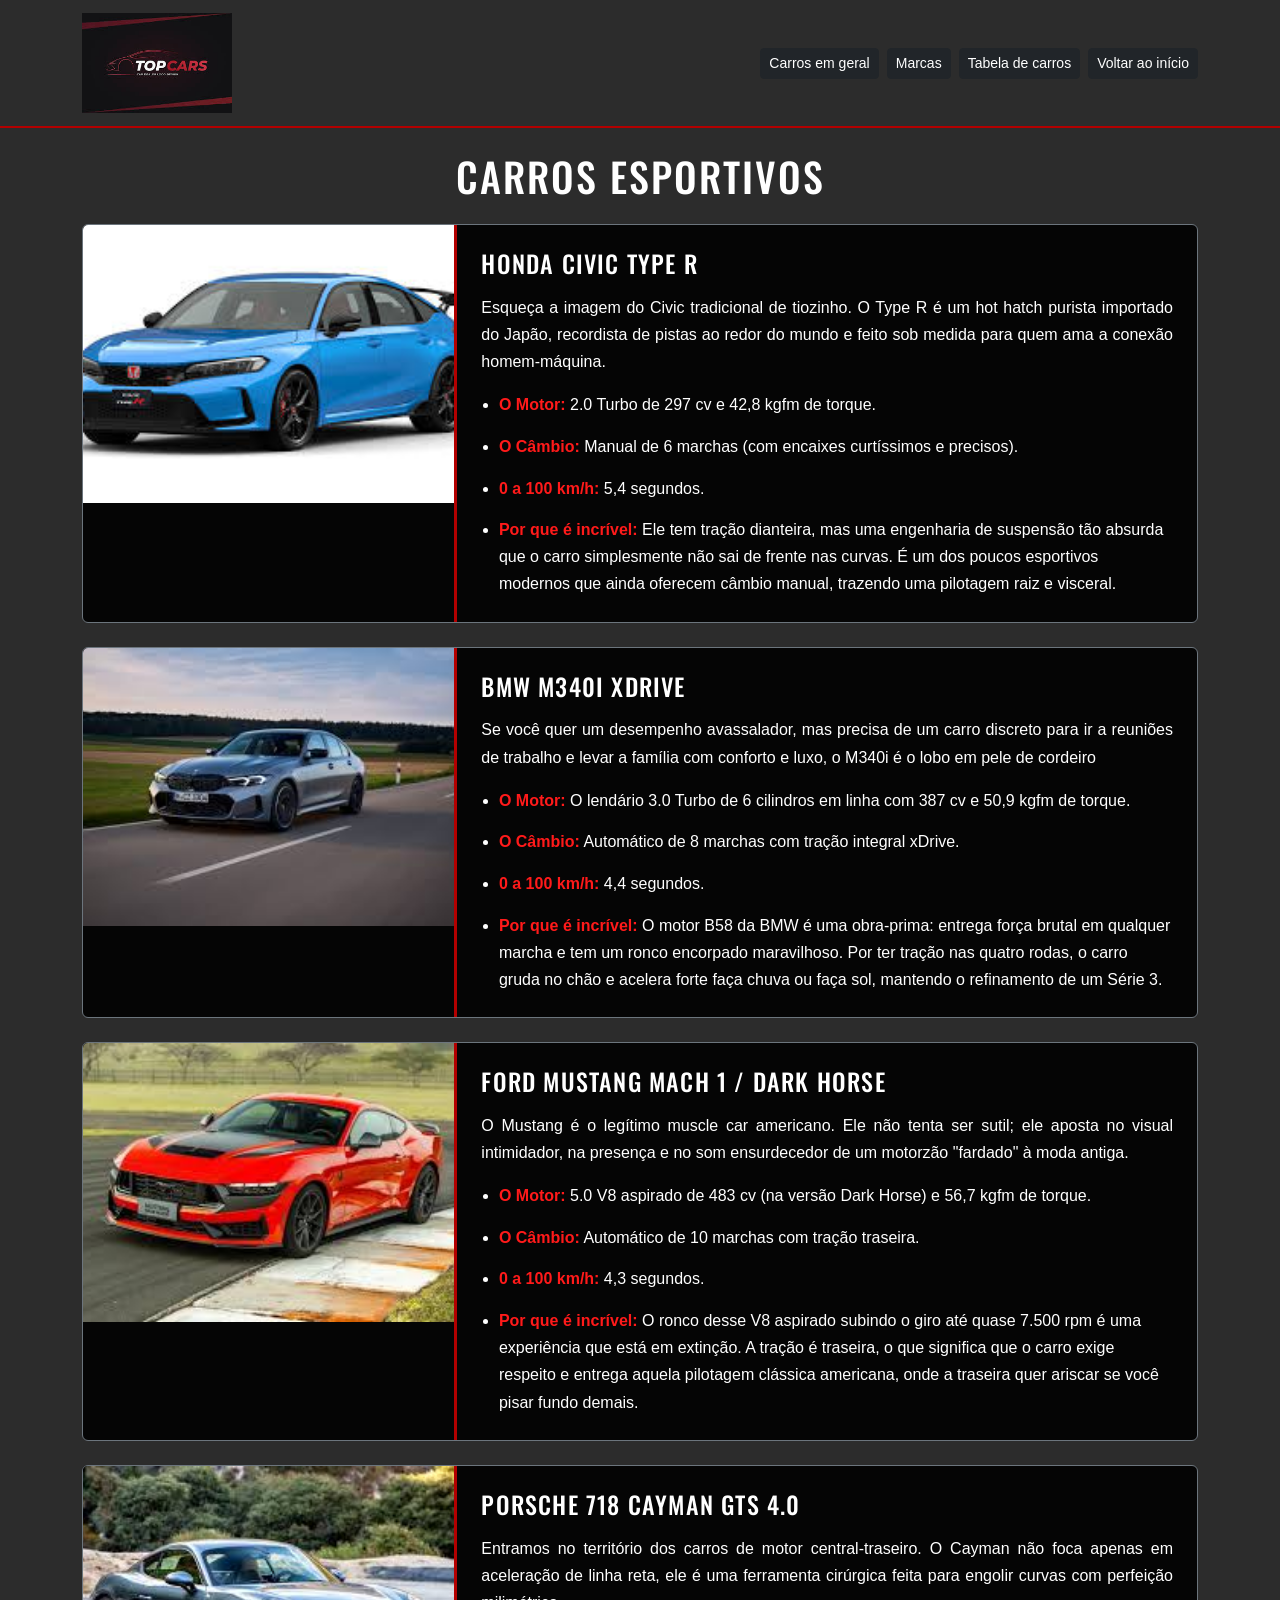
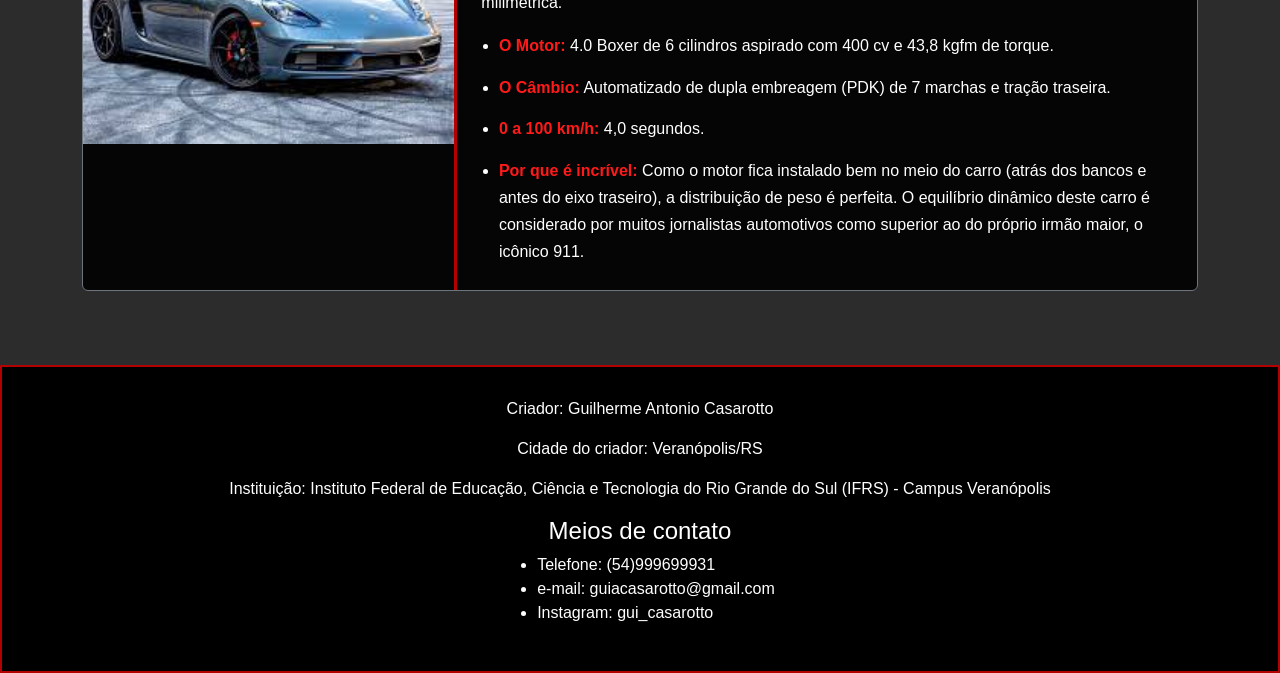
<file: carros esportivos.html>
<!DOCTYPE html>
<html lang="pt-br" data-bs-theme="dark">
<head>
    <meta charset="utf-8">
    <meta name="viewport" content="width=device-width, initial-scale=1">
    <title>Careca de Ferro - Carros esportivos</title>
    <link href="https://cdn.jsdelivr.net/npm/bootstrap@5.3.8/dist/css/bootstrap.min.css" rel="stylesheet" integrity="sha384-sRIl4kxILFvY47J16cr9ZwB07vP4J8+LH7qKQnuqkuIAvNWLzeN8tE5YBujZqJLB" crossorigin="anonymous">
    <link rel="preconnect" href="https://fonts.googleapis.com">
    <link rel="preconnect" href="https://fonts.gstatic.com" crossorigin>
    <link href="https://fonts.googleapis.com/css2?family=Oswald:wght@500;700&family=Inter:wght@400;600&display=swap" rel="stylesheet">
    <link rel="stylesheet" href="css/estiloTelainicial.css">
</head>
<body>

    <header class="sticky-top">
        <nav class="navbar">
            <div class="container flex-column flex-lg-row gap-2">
                <a class="navbar-brand me-0" href="tela inicial.html">
                    <img src="img/logo.jpg" alt="TopCars Logo" height="100">
                </a>
                <ul class="navbar-nav flex-row flex-wrap justify-content-center justify-content-lg-end gap-2 ms-lg-auto">
                    <li class="nav-item">
                        <a class="btn btn-dark btn-sm" href="carros em geral.html">Carros em geral</a>
                    </li>
                    <li class="nav-item">
                        <a class="btn btn-dark btn-sm" href="marcas.html">Marcas</a>
                    </li>
                    <li class="nav-item">
                        <a class="btn btn-dark btn-sm" href="tabela.html">Tabela de carros</a>
                    </li>
                    <li class="nav-item">
                        <a class="btn btn-dark btn-sm" href="tela inicial.html">Voltar ao início</a>
                    </li>
                </ul>
            </div>
        </nav>
    </header>

    <main class="container pb-4">

        <h1 class="my-4 titulo-pagina">Carros esportivos</h1>

        <section class="d-flex flex-column gap-4 lista-carros">
            <div class="marca-card">
                <div class="row g-0">
                    <div class="col-md-4 marca-img">
                        <img src="img/Honda Civic Type R.jpg" alt="Honda Civic Type R" loading="lazy">
                    </div>
                    <div class="col-md-8 marca-body">
                        <div class="marca-head">
                            <h2>Honda Civic Type R</h2>
                        </div>
                        <p>Esqueça a imagem do Civic tradicional de tiozinho. O Type R é um hot hatch purista importado do Japão, recordista de pistas ao redor do mundo e feito sob medida para quem ama a conexão homem-máquina.</p>
                            <ul class="marca-lista">
                            <li><strong>O Motor:</strong> 2.0 Turbo de 297 cv e 42,8 kgfm de torque.</li>
                            <li><strong>O Câmbio:</strong> Manual de 6 marchas (com encaixes curtíssimos e precisos).</li>
                            <li><strong>0 a 100 km/h:</strong> 5,4 segundos.</li>
                            <li><strong>Por que é incrível:</strong> Ele tem tração dianteira, mas uma engenharia de suspensão tão absurda que o carro simplesmente não sai de frente nas curvas. É um dos poucos esportivos modernos que ainda oferecem câmbio manual, trazendo uma pilotagem raiz e visceral.</li>
                            </ul>
                    </div>
                </div>
            </div>

            <div class="marca-card">
                <div class="row g-0">
                    <div class="col-md-4 marca-img">
                        <img src="img/BMW M340i xDrive.jpg" alt="BMW M340i xDrive" loading="lazy">
                    </div>
                    <div class="col-md-8 marca-body">
                        <div class="marca-head">
                            <h2>BMW M340i xDrive</h2>
                        </div>
                        <p>Se você quer um desempenho avassalador, mas precisa de um carro discreto para ir a reuniões de trabalho e levar a família com conforto e luxo, o M340i é o lobo em pele de cordeiro</p>
                            <ul class="marca-lista">
                            <li><strong>O Motor:</strong> O lendário 3.0 Turbo de 6 cilindros em linha com 387 cv e 50,9 kgfm de torque.</li>
                            <li><strong>O Câmbio:</strong> Automático de 8 marchas com tração integral xDrive.</li>
                            <li><strong>0 a 100 km/h:</strong> 4,4 segundos.</li>
                            <li><strong>Por que é incrível:</strong> O motor B58 da BMW é uma obra-prima: entrega força brutal em qualquer marcha e tem um ronco encorpado maravilhoso. Por ter tração nas quatro rodas, o carro gruda no chão e acelera forte faça chuva ou faça sol, mantendo o refinamento de um Série 3.</li>
                            </ul>
                    </div>
                </div>
            </div>

            <div class="marca-card">
                <div class="row g-0">
                    <div class="col-md-4 marca-img">
                        <img src="img/Ford Mustang Mach 1  Dark Horse.jpg" alt="Ford Mustang Mach 1 / Dark Horse" loading="lazy">
                    </div>
                    <div class="col-md-8 marca-body">
                        <div class="marca-head">
                            <h2>Ford Mustang Mach 1 / Dark Horse</h2>
                        </div>
                        <p>O Mustang é o legítimo muscle car americano. Ele não tenta ser sutil; ele aposta no visual intimidador, na presença e no som ensurdecedor de um motorzão "fardado" à moda antiga.</p>
                            <ul class="marca-lista">
                            <li><strong>O Motor:</strong> 5.0 V8 aspirado de 483 cv (na versão Dark Horse) e 56,7 kgfm de torque.</li>
                            <li><strong>O Câmbio:</strong> Automático de 10 marchas com tração traseira.</li>
                            <li><strong>0 a 100 km/h:</strong> 4,3 segundos.</li>
                            <li><strong>Por que é incrível:</strong> O ronco desse V8 aspirado subindo o giro até quase 7.500 rpm é uma experiência que está em extinção. A tração é traseira, o que significa que o carro exige respeito e entrega aquela pilotagem clássica americana, onde a traseira quer ariscar se você pisar fundo demais.</li>
                            </ul>
                    </div>
                </div>
            </div>

            <div class="marca-card">
                <div class="row g-0">
                    <div class="col-md-4 marca-img">
                        <img src="img/Porsche 718 Cayman GTS 4.0.jpg" alt="Porsche 718 Cayman GTS 4.0" loading="lazy">
                    </div>
                    <div class="col-md-8 marca-body">
                        <div class="marca-head">
                            <h2>Porsche 718 Cayman GTS 4.0</h2>
                        </div>
                        <p>Entramos no território dos carros de motor central-traseiro. O Cayman não foca apenas em aceleração de linha reta, ele é uma ferramenta cirúrgica feita para engolir curvas com perfeição milimétrica.</p>
                            <ul class="marca-lista">
                            <li><strong>O Motor:</strong> 4.0 Boxer de 6 cilindros aspirado com 400 cv e 43,8 kgfm de torque.</li>
                            <li><strong>O Câmbio:</strong> Automatizado de dupla embreagem (PDK) de 7 marchas e tração traseira.</li>
                            <li><strong>0 a 100 km/h:</strong> 4,0 segundos.</li>
                            <li><strong>Por que é incrível:</strong> Como o motor fica instalado bem no meio do carro (atrás dos bancos e antes do eixo traseiro), a distribuição de peso é perfeita. O equilíbrio dinâmico deste carro é considerado por muitos jornalistas automotivos como superior ao do próprio irmão maior, o icônico 911.</li>
                            </ul>
                    </div>
                </div>
            </div>
        </section>
    </main>

    <footer class="text-center">
        <p>Criador: Guilherme Antonio Casarotto</p>
        <p>Cidade do criador: Veranópolis/RS</p>
        <p>Instituição: Instituto Federal de Educação, Ciência e Tecnologia do Rio Grande do Sul (IFRS) - Campus
            Veranópolis</p>
        <h4>Meios de contato</h4>
        <ul class="d-inline-block text-start">
            <li>Telefone: (54)999699931</li>
            <li>e-mail: guiacasarotto@gmail.com</li>
            <li>Instagram: gui_casarotto</li>
        </ul>
    </footer>

</body>

</html>
</file>
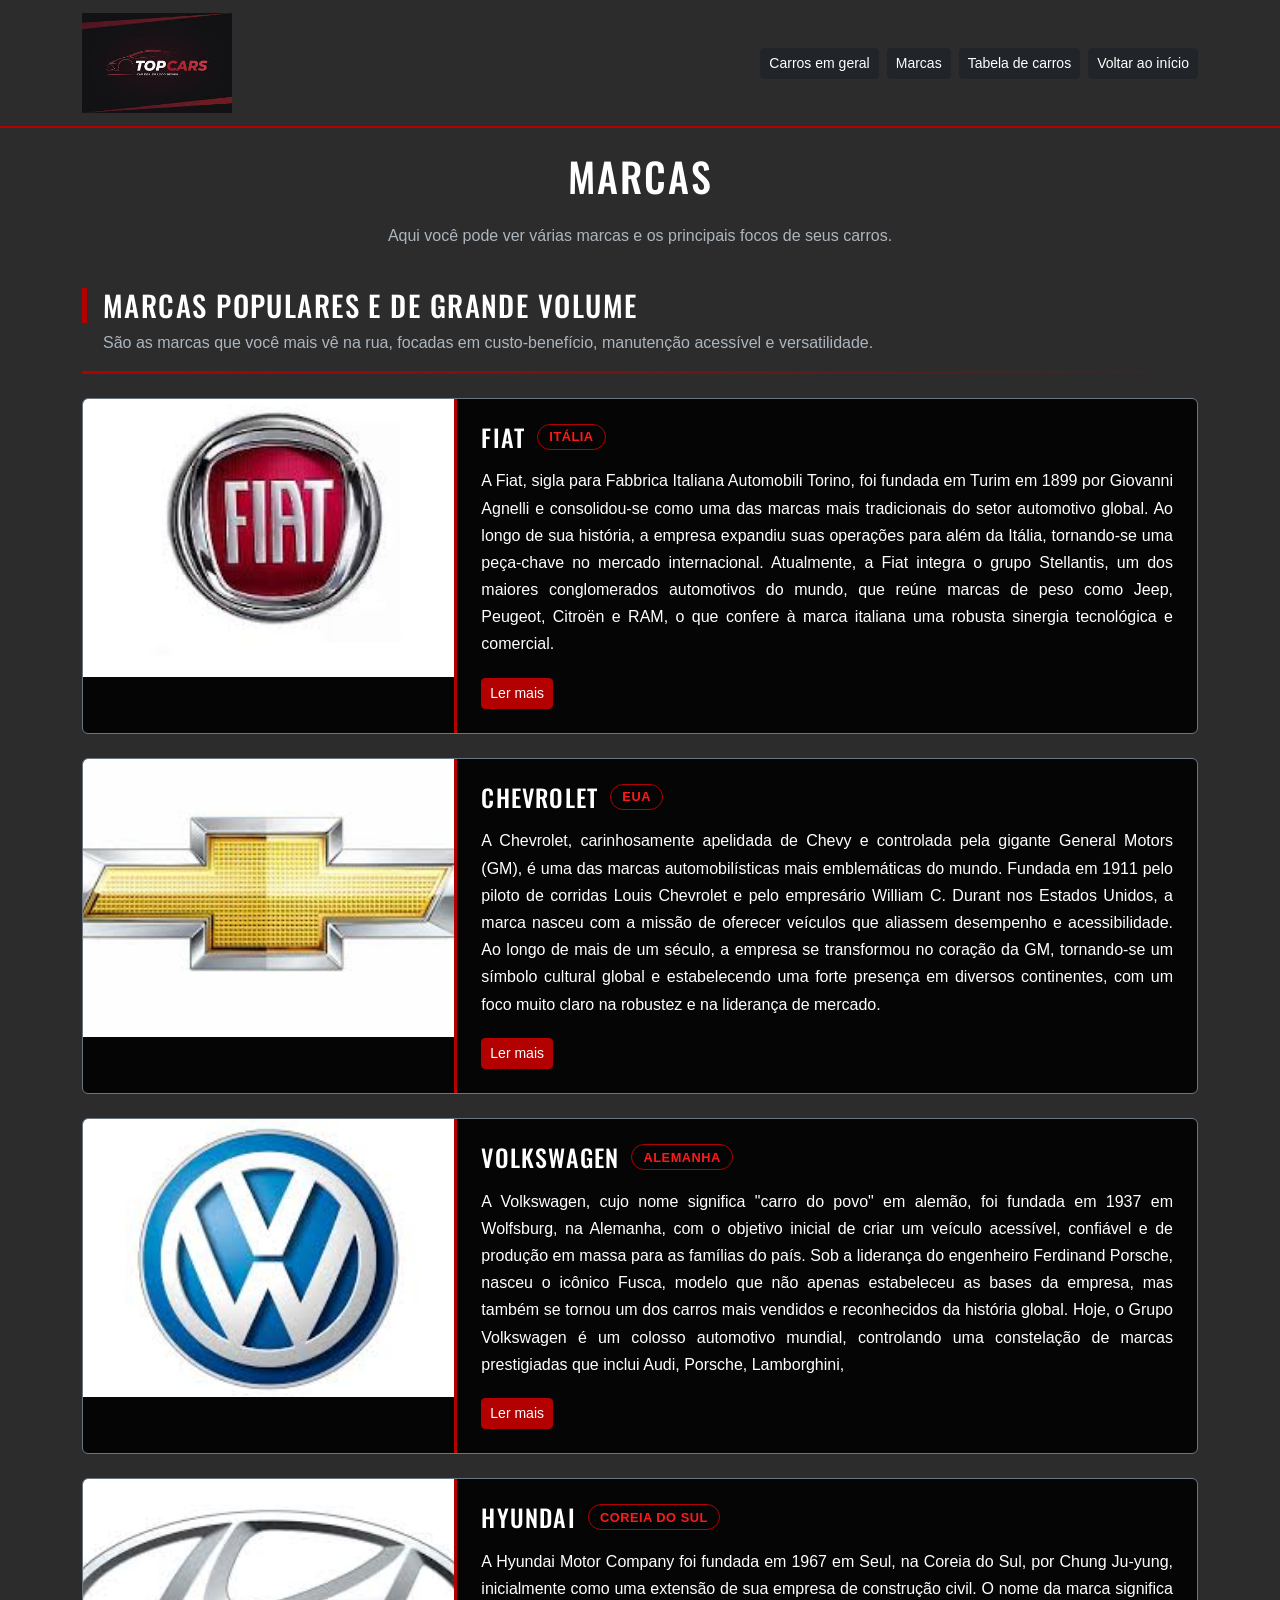
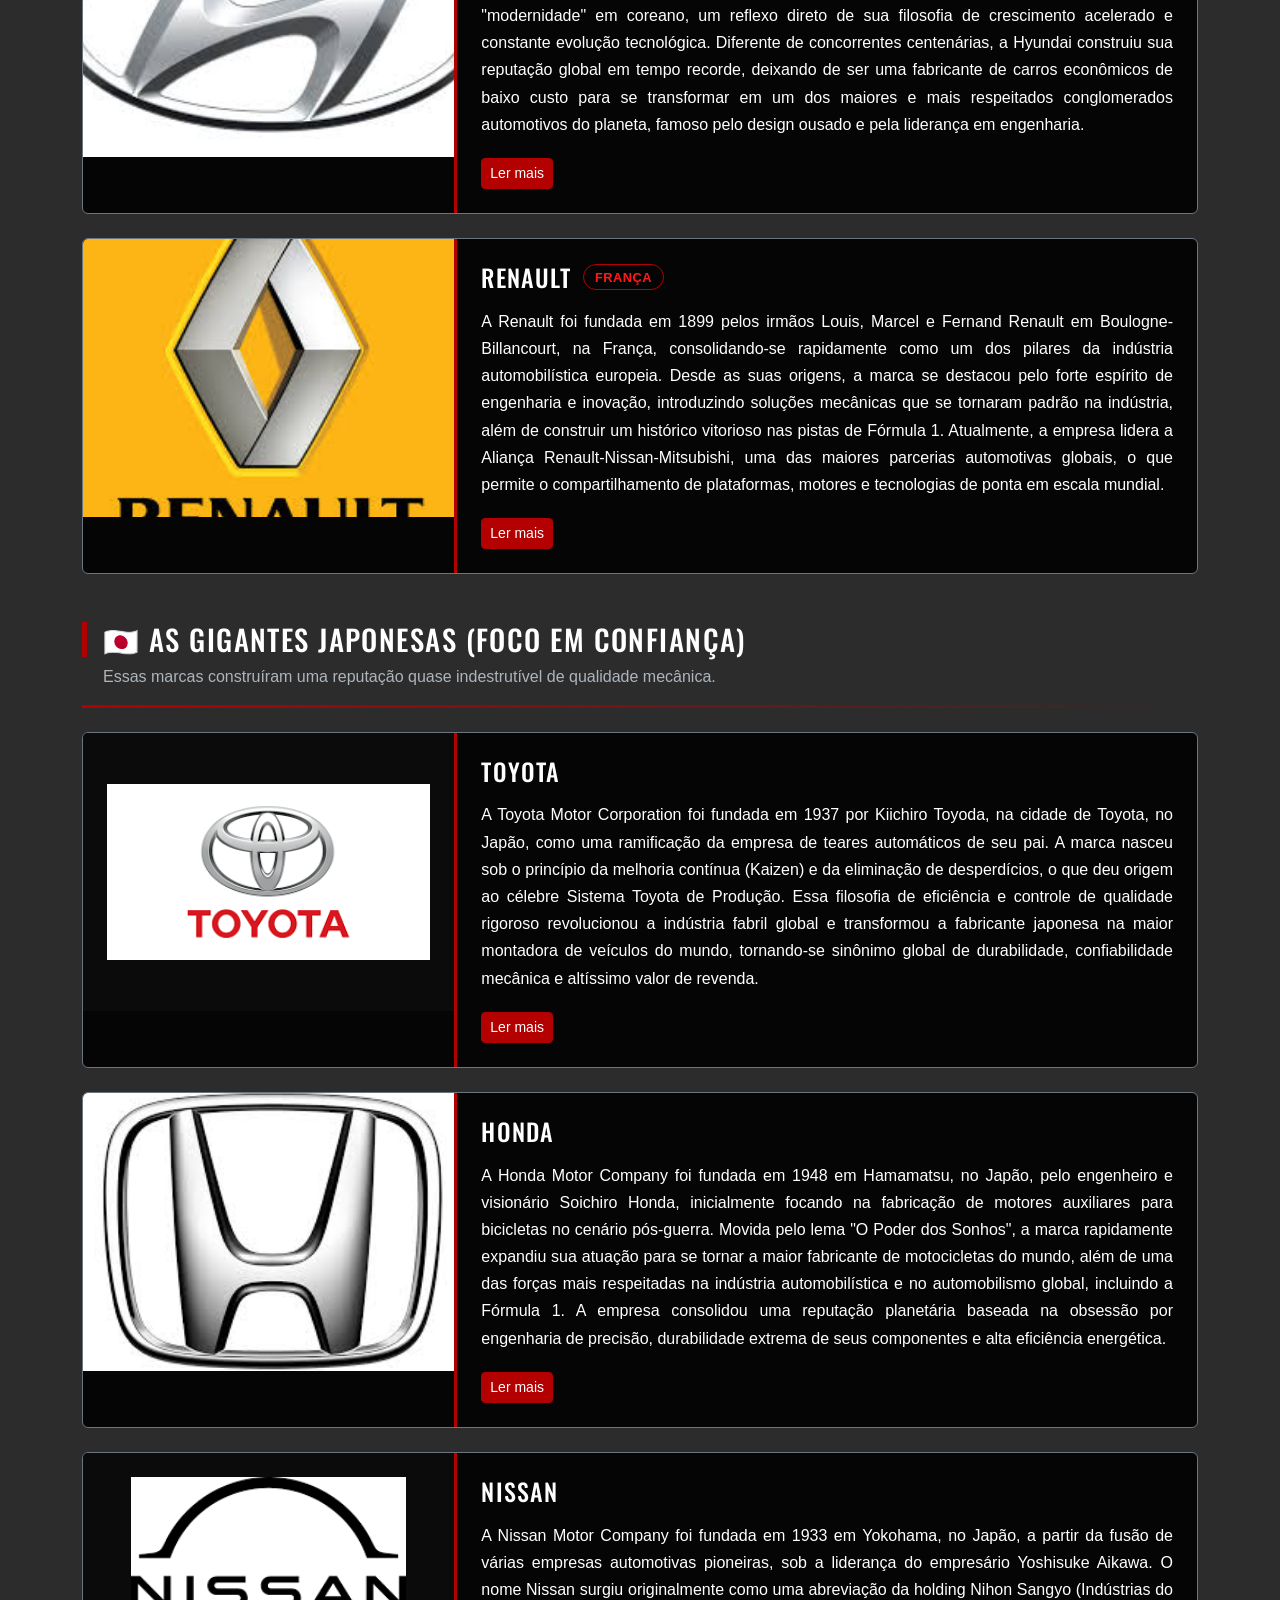
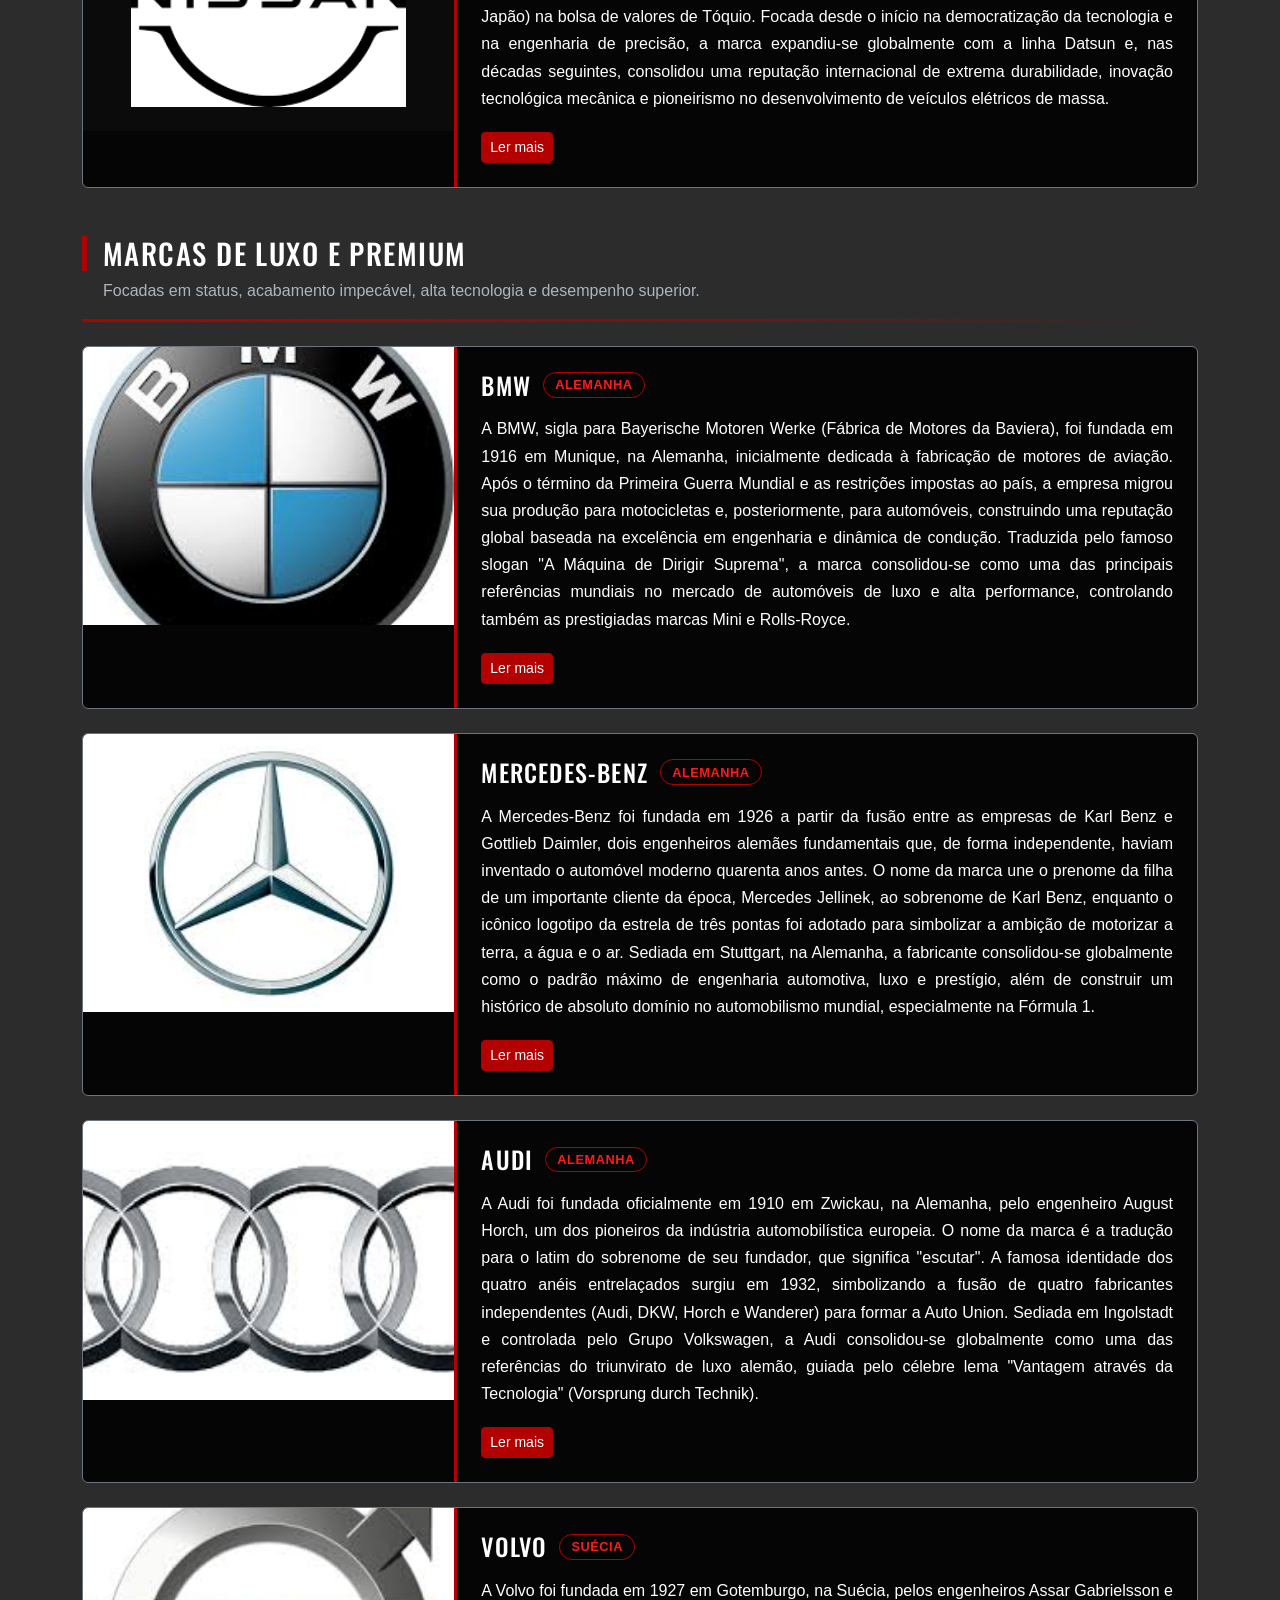
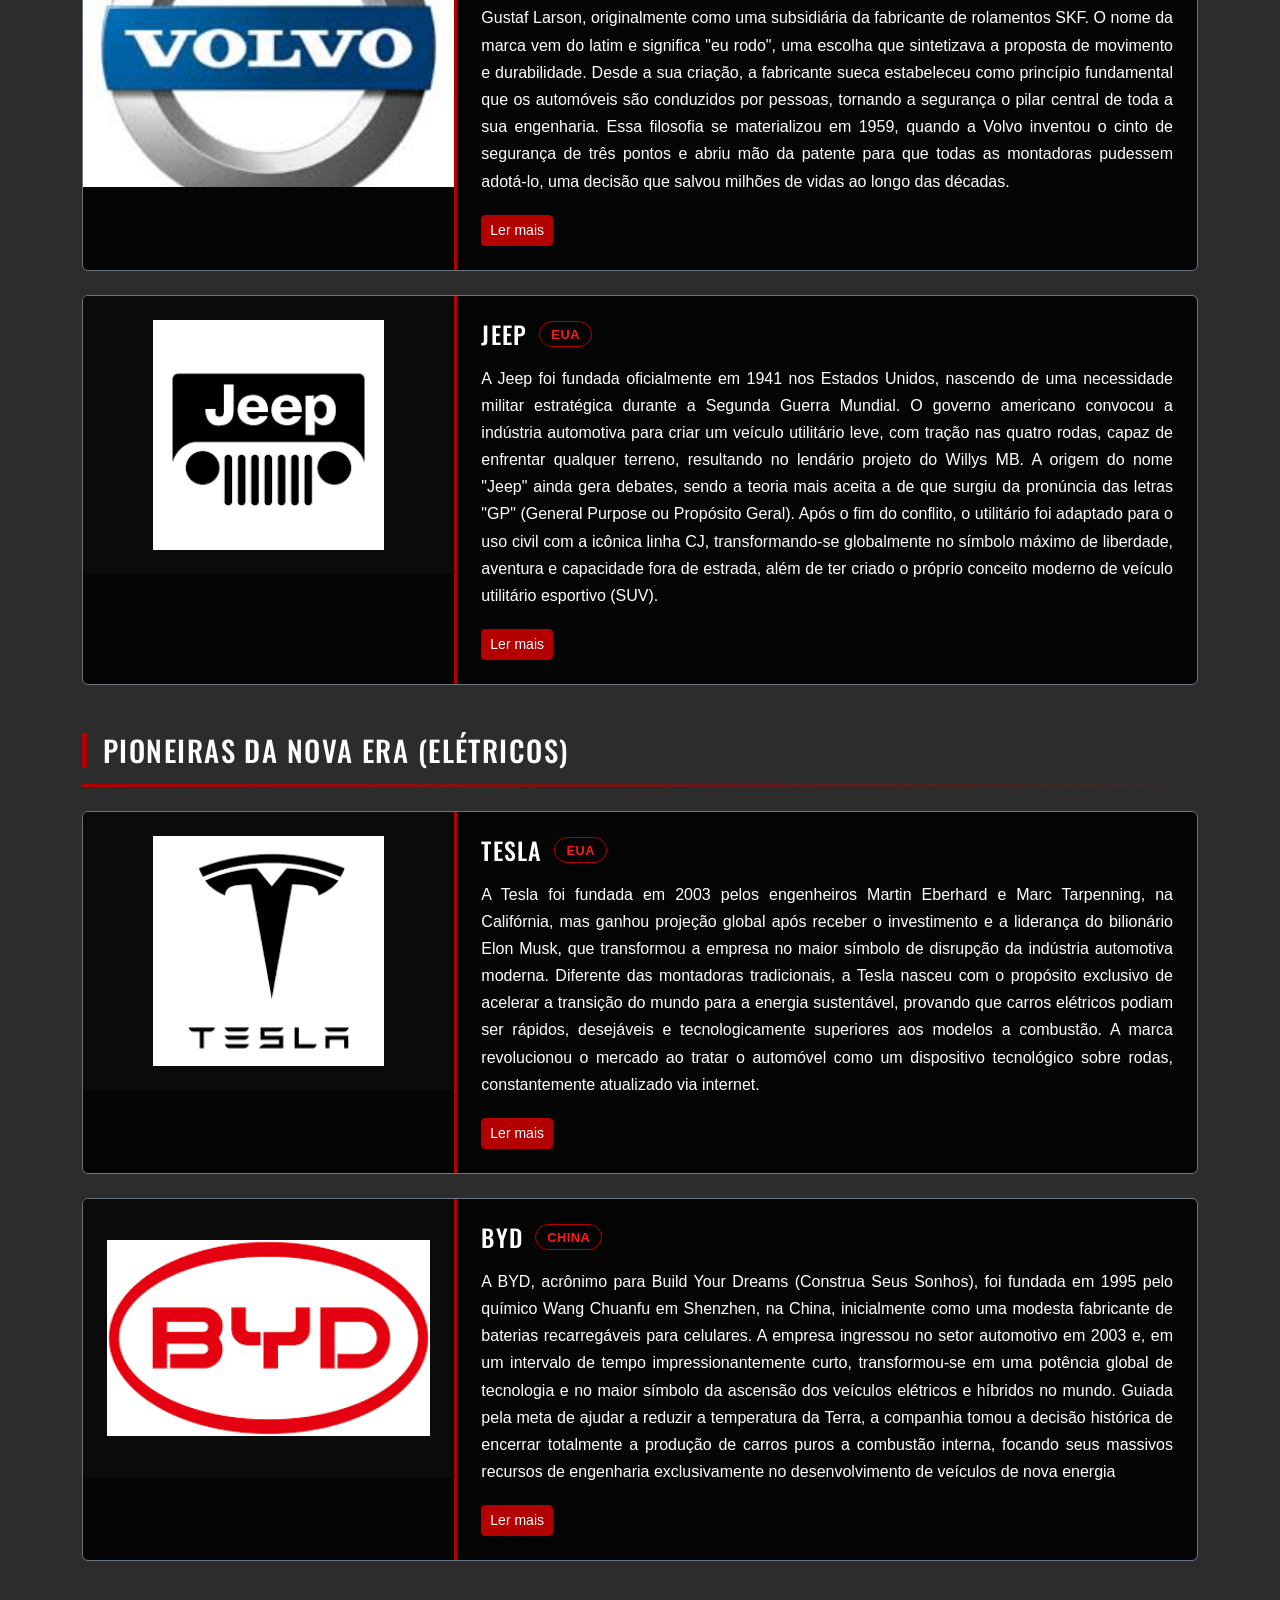
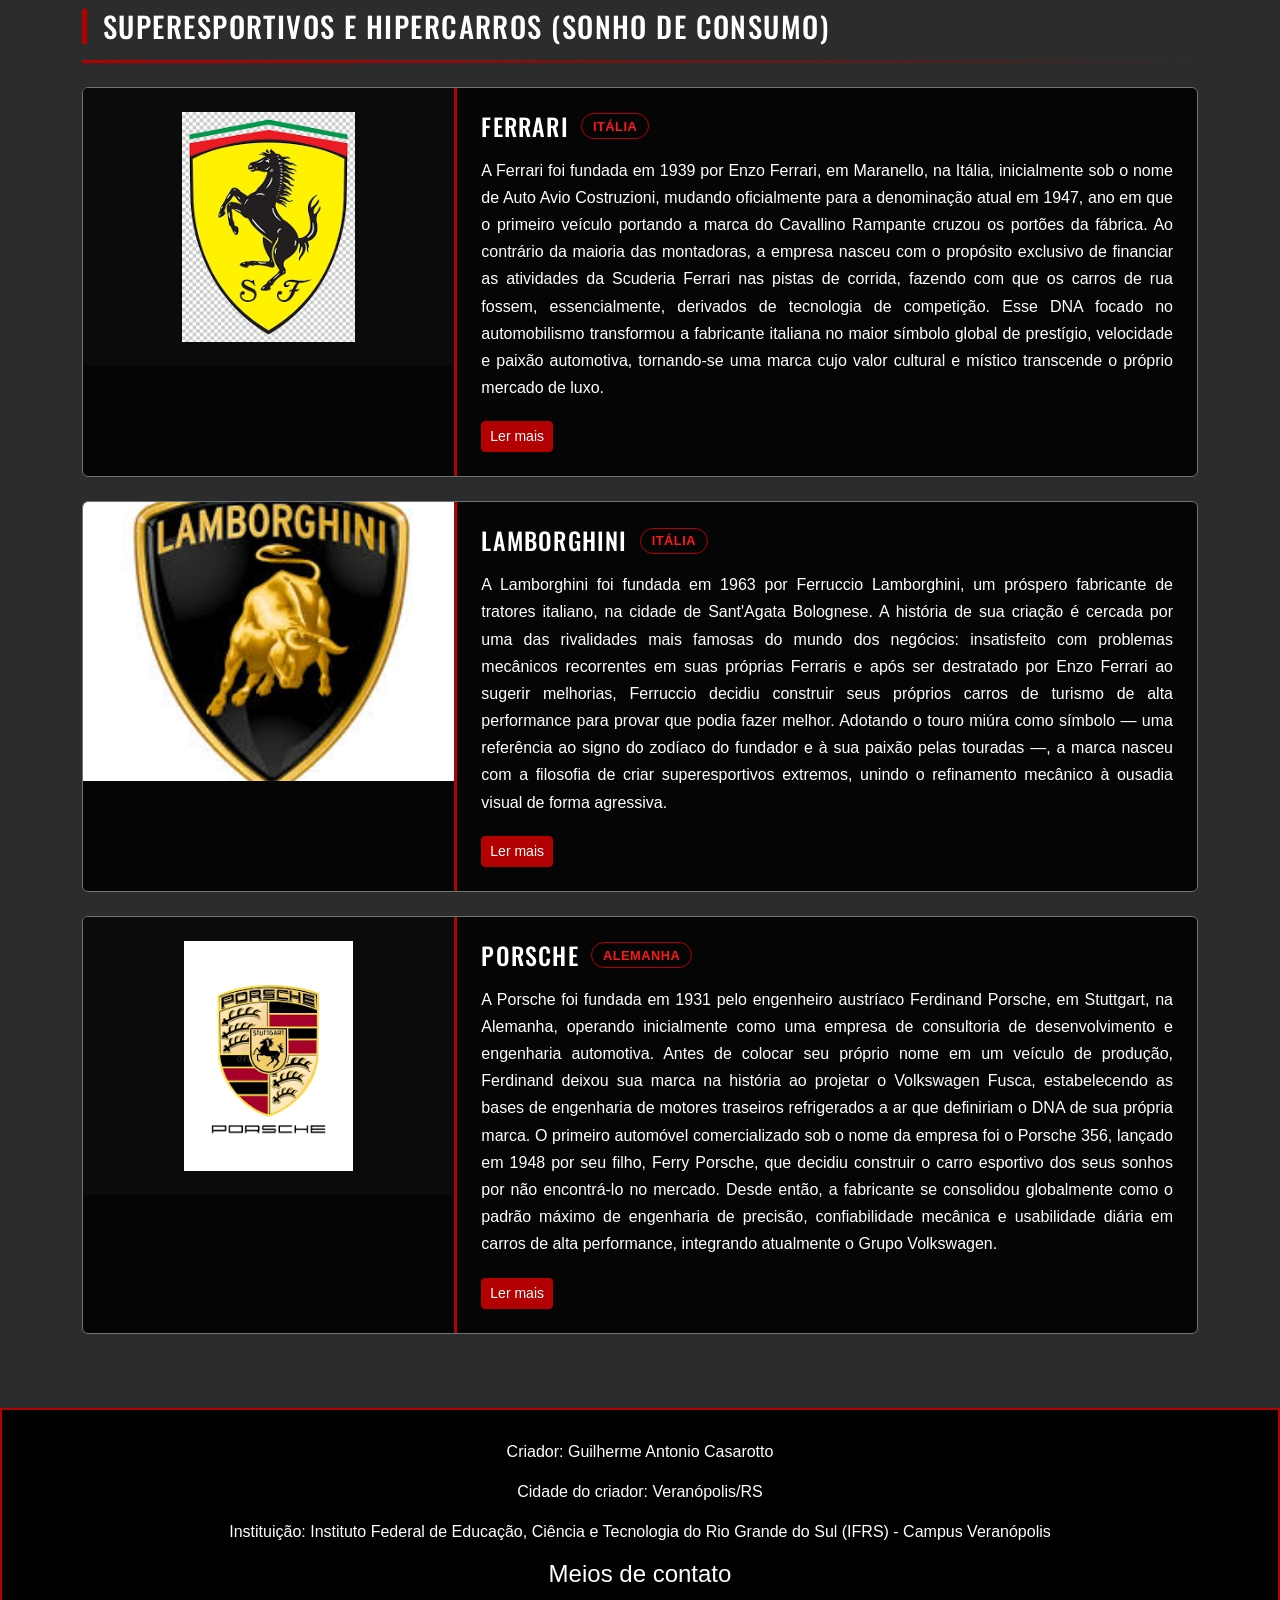
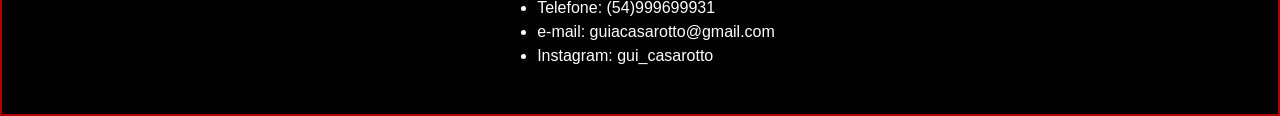
<file: marcas.html>
<!DOCTYPE html>
<html lang="pt-br" data-bs-theme="dark">
<head>
    <meta charset="utf-8">
    <meta name="viewport" content="width=device-width, initial-scale=1">
    <title>Careca de Ferro - Marcas</title>
    <link href="https://cdn.jsdelivr.net/npm/bootstrap@5.3.8/dist/css/bootstrap.min.css" rel="stylesheet" integrity="sha384-sRIl4kxILFvY47J16cr9ZwB07vP4J8+LH7qKQnuqkuIAvNWLzeN8tE5YBujZqJLB" crossorigin="anonymous">
    <link rel="preconnect" href="https://fonts.googleapis.com">
    <link rel="preconnect" href="https://fonts.gstatic.com" crossorigin>
    <link href="https://fonts.googleapis.com/css2?family=Oswald:wght@500;700&family=Inter:wght@400;600&display=swap" rel="stylesheet">
    <link rel="stylesheet" href="css/estiloTelainicial.css">
</head>
<body>

    <header class="sticky-top">
        <nav class="navbar">
            <div class="container flex-column flex-lg-row gap-2">
                <a class="navbar-brand me-0" href="tela inicial.html">
                    <img src="img/logo.jpg" alt="TopCars Logo" height="100">
                </a>
                <ul class="navbar-nav flex-row flex-wrap justify-content-center justify-content-lg-end gap-2 ms-lg-auto">
                    <li class="nav-item">
                        <a class="btn btn-dark btn-sm" href="carros em geral.html">Carros em geral</a>
                    </li>
                    <li class="nav-item">
                        <a class="btn btn-dark btn-sm" aria-current="page" href="marcas.html">Marcas</a>
                    </li>
                    <li class="nav-item">
                        <a class="btn btn-dark btn-sm" href="tabela.html">Tabela de carros</a>
                    </li>
                    <li class="nav-item">
                        <a class="btn btn-dark btn-sm" href="tela inicial.html">Voltar ao início</a>
                    </li>
                </ul>
            </div>
        </nav>
    </header>

    <main class="container pb-4">

        <h1 class="my-4 titulo-pagina">Marcas</h1>
        <p class="text-center subtitulo-pagina">Aqui você pode ver várias marcas e os principais focos de seus carros.</p>

        <section class="d-flex flex-column gap-5 secoes">
            <article class="secao">
                <div class="secao-head">
                    <h2 class="secao-titulo">Marcas Populares e de Grande Volume</h2>
                    <p class="secao-sub">São as marcas que você mais vê na rua, focadas em custo-benefício, manutenção acessível e versatilidade.</p>
                </div>
                <div class="d-flex flex-column gap-4">
                                <div class="marca-card">
                    <div class="row g-0">
                        <div class="col-md-4 marca-img">
                            <img src="img/fiat.jpg" alt="Fiat (Itália)" loading="lazy">
                        </div>
                        <div class="col-md-8 marca-body">
                            <div class="marca-head">
                                <h4>Fiat</h4>
                                <span class="pais">Itália</span>
                            </div>
                            <p>A Fiat, sigla para Fabbrica Italiana Automobili Torino, foi fundada em Turim em 1899 por Giovanni Agnelli e consolidou-se como uma das marcas mais tradicionais do setor automotivo global. Ao longo de sua história, a empresa expandiu suas operações para além da Itália, tornando-se uma peça-chave no mercado internacional. Atualmente, a Fiat integra o grupo Stellantis, um dos maiores conglomerados automotivos do mundo, que reúne marcas de peso como Jeep, Peugeot, Citroën e RAM, o que confere à marca italiana uma robusta sinergia tecnológica e comercial.</p>
                            <div class="collapse" id="mais-1">
                                <p>No Brasil, a trajetória da Fiat começou em 1976 com a inauguração da fábrica de Betim, em Minas Gerais, transformando profundamente a cultura automotiva do país. A marca se destacou historicamente pela ousadia e pioneirismo em inovação local, sendo responsável pelo lançamento do Fiat 147, o primeiro carro movido a etanol produzido em série no mundo, e pelo Uno Mille nos anos 1990, modelo que praticamente inaugurou e popularizou o segmento de motores 1.0 no mercado nacional. Essa capacidade de entender as demandas do consumidor brasileiro garantiu à empresa a liderança de vendas em diversos períodos.</p>
                                <p>A força atual da marca se concentra na versatilidade de seu portfólio, que transita com sucesso entre veículos compactos e utilitários. A Fiat domina o segmento de picapes com a Strada e a Toro, modelos que redefiniram suas categorias e frequentemente ocupam o topo dos rankings de emplacamentos no país. Além disso, a empresa tem atualizado sua linha com SUVs competitivos, como o Pulse e o Fastback, e iniciou a transição para a eletrificação com a introdução de sistemas híbridos leves em seus principais modelos, buscando alinhar a eficiência energética às novas exigências de sustentabilidade do mercado global.</p>
                            </div>
                            <button class="btn btn-red btn-sm btn-mais" type="button" data-bs-toggle="collapse" data-bs-target="#mais-1" aria-expanded="false" aria-controls="mais-1"><span class="txt-mais">Ler mais</span><span class="txt-menos">Ler menos</span></button>
                        </div>
                    </div>
                </div>


                                <div class="marca-card">
                    <div class="row g-0">
                        <div class="col-md-4 marca-img">
                            <img src="img/chevrolet.jpg" alt="Chevrolet (EUA)" loading="lazy">
                        </div>
                        <div class="col-md-8 marca-body">
                            <div class="marca-head">
                                <h4>Chevrolet</h4>
                                <span class="pais">EUA</span>
                            </div>
                            <p>A Chevrolet, carinhosamente apelidada de Chevy e controlada pela gigante General Motors (GM), é uma das marcas automobilísticas mais emblemáticas do mundo. Fundada em 1911 pelo piloto de corridas Louis Chevrolet e pelo empresário William C. Durant nos Estados Unidos, a marca nasceu com a missão de oferecer veículos que aliassem desempenho e acessibilidade. Ao longo de mais de um século, a empresa se transformou no coração da GM, tornando-se um símbolo cultural global e estabelecendo uma forte presença em diversos continentes, com um foco muito claro na robustez e na liderança de mercado.</p>
                            <div class="collapse" id="mais-2">
                                <p>No cenário brasileiro, a história da Chevrolet começou muito cedo, em 1925, inicialmente montando veículos em galpões no bairro do Ipiranga, em São Paulo, antes de se consolidar definitivamente em São Caetano do Sul. A marca moldou a história das ruas brasileiras com verdadeiros ícones culturais, como o Opala, que uniu o luxo americano à mecânica confiável por mais de duas décadas, e o Chevette, um dos carros mais vendidos do país nos anos 80. Posteriormente, a linha Corsa nos anos 90 e o fenômeno Celta nos anos 2000 ditaram as regras dos carros populares, reforçando o vínculo emocional da fabricante com as famílias do país.</p>
                                <p>Atualmente, a Chevrolet mantém uma posição de grande relevância no mercado nacional, sustentada principalmente pelo sucesso da família Onix, que revolucionou o segmento de compactos ao democratizar tecnologias como a conectividade Wi-Fi nativa e a central multimídia MyLink. Além do Onix e do Onix Plus, a marca tem focado fortemente na renovação de sua linha de utilitários esportivos e picapes, destacando-se com o Tracker, a Nova Montana e a tradicional S10. Alinhada com as diretrizes globais da General Motors, a Chevrolet também lidera um movimento progressivo em direção à eletrificação, investindo em uma nova frota de veículos totalmente elétricos para o futuro da mobilidade brasileira.</p>
                            </div>
                            <button class="btn btn-red btn-sm btn-mais" type="button" data-bs-toggle="collapse" data-bs-target="#mais-2" aria-expanded="false" aria-controls="mais-2"><span class="txt-mais">Ler mais</span><span class="txt-menos">Ler menos</span></button>
                        </div>
                    </div>
                </div>


                                <div class="marca-card">
                    <div class="row g-0">
                        <div class="col-md-4 marca-img">
                            <img src="img/volkswagen.jpg" alt="Volkswagen (Alemanha)" loading="lazy">
                        </div>
                        <div class="col-md-8 marca-body">
                            <div class="marca-head">
                                <h4>Volkswagen</h4>
                                <span class="pais">Alemanha</span>
                            </div>
                            <p>A Volkswagen, cujo nome significa "carro do povo" em alemão, foi fundada em 1937 em Wolfsburg, na Alemanha, com o objetivo inicial de criar um veículo acessível, confiável e de produção em massa para as famílias do país. Sob a liderança do engenheiro Ferdinand Porsche, nasceu o icônico Fusca, modelo que não apenas estabeleceu as bases da empresa, mas também se tornou um dos carros mais vendidos e reconhecidos da história global. Hoje, o Grupo Volkswagen é um colosso automotivo mundial, controlando uma constelação de marcas prestigiadas que inclui Audi, Porsche, Lamborghini,</p>
                            <div class="collapse" id="mais-3">
                                <p>No Brasil, a relação com a Volkswagen é profunda e confunde-se com o próprio processo de industrialização do país, iniciado na década de 1950 com a montagem do Fusca e da Kombi no bairro do Ipiranga, em São Paulo, antes da inauguração da histórica fábrica de São Bernardo do Campo. A marca alemã dominou as ruas brasileiras por décadas através de uma reputação de robustez mecânica e facilidade de manutenção. O maior símbolo dessa soberania foi o Gol, que sucedeu o Fusca e manteve o posto de veículo mais vendido do Brasil por 27 anos consecutivos, tornando-se uma instituição cultural sobre rodas.</p>
                                <p>Atualmente, a Volkswagen passa por uma grande reformulação estratégica no mercado brasileiro, abandonando progressivamente o foco exclusivo em hatches populares para se consolidar como referência no segmento de utilitários esportivos, com modelos de grande sucesso comercial como T-Cross, Nivus e Taos. A picape Saveiro e o hatch Polo mantêm a forte presença da marca nas categorias de entrada e comerciais leves. Globalmente e localmente, a empresa direciona massivos investimentos para a sua linha de veículos totalmente elétricos e híbridos, batizada de ID, pavimentando o caminho para um futuro focado na descarbonização e na conectividade digital.</p>
                            </div>
                            <button class="btn btn-red btn-sm btn-mais" type="button" data-bs-toggle="collapse" data-bs-target="#mais-3" aria-expanded="false" aria-controls="mais-3"><span class="txt-mais">Ler mais</span><span class="txt-menos">Ler menos</span></button>
                        </div>
                    </div>
                </div>


                                <div class="marca-card">
                    <div class="row g-0">
                        <div class="col-md-4 marca-img">
                            <img src="img/hyundai.jpg" alt="Hyundai (Coreia do Sul)" loading="lazy">
                        </div>
                        <div class="col-md-8 marca-body">
                            <div class="marca-head">
                                <h4>Hyundai</h4>
                                <span class="pais">Coreia do Sul</span>
                            </div>
                            <p>A Hyundai Motor Company foi fundada em 1967 em Seul, na Coreia do Sul, por Chung Ju-yung, inicialmente como uma extensão de sua empresa de construção civil. O nome da marca significa "modernidade" em coreano, um reflexo direto de sua filosofia de crescimento acelerado e constante evolução tecnológica. Diferente de concorrentes centenárias, a Hyundai construiu sua reputação global em tempo recorde, deixando de ser uma fabricante de carros econômicos de baixo custo para se transformar em um dos maiores e mais respeitados conglomerados automotivos do planeta, famoso pelo design ousado e pela liderança em engenharia.</p>
                            <div class="collapse" id="mais-4">
                                <p>No mercado brasileiro, a trajetória da Hyundai divide-se em dois capítulos muito claros e bem-sucedidos. O primeiro consolidou-se através da parceria com o Grupo CAOA, que a partir do final dos anos 90 importou e posteriormente passou a fabricar em Goiás modelos que viraram febre de status e robustez, como os SUVs Tucson, ix35 e Santa Fe, além dos caminhões leves HR. O segundo capítulo iniciou-se em 2012, quando a matriz sul-coreana se instalou oficialmente em Piracicaba, no interior de São Paulo, para produzir o HB20, um compacto desenvolvido exclusivamente para as exigências do consumidor local que rapidamente se tornou um dos maiores fenômenos de vendas da história automotiva do país.</p>
                                <p>Atualmente, a Hyundai mantém uma posição de grande prestígio no Brasil, ancorada pelo sucesso contínuo da família HB20 e pela forte presença do Creta, que figura constantemente entre os SUVs mais vendidos do mercado nacional. Recentemente, a marca assumiu o controle total de suas operações comerciais e de importação no país, unificando a rede de concessionárias para acelerar a introdução de portfólios globais mais tecnológicos. Alinhada com as tendências de sustentabilidade, a empresa foca agora na expansão de sua linha de veículos híbridos e elétricos de última geração, consolidando sua imagem de inovação tecnológica e sofisticação no cenário automotivo atual.</p>
                            </div>
                            <button class="btn btn-red btn-sm btn-mais" type="button" data-bs-toggle="collapse" data-bs-target="#mais-4" aria-expanded="false" aria-controls="mais-4"><span class="txt-mais">Ler mais</span><span class="txt-menos">Ler menos</span></button>
                        </div>
                    </div>
                </div>


                                <div class="marca-card">
                    <div class="row g-0">
                        <div class="col-md-4 marca-img">
                            <img src="img/renault.jpg" alt="Renault (França)" loading="lazy">
                        </div>
                        <div class="col-md-8 marca-body">
                            <div class="marca-head">
                                <h4>Renault</h4>
                                <span class="pais">França</span>
                            </div>
                            <p>A Renault foi fundada em 1899 pelos irmãos Louis, Marcel e Fernand Renault em Boulogne-Billancourt, na França, consolidando-se rapidamente como um dos pilares da indústria automobilística europeia. Desde as suas origens, a marca se destacou pelo forte espírito de engenharia e inovação, introduzindo soluções mecânicas que se tornaram padrão na indústria, além de construir um histórico vitorioso nas pistas de Fórmula 1. Atualmente, a empresa lidera a Aliança Renault-Nissan-Mitsubishi, uma das maiores parcerias automotivas globais, o que permite o compartilhamento de plataformas, motores e tecnologias de ponta em escala mundial.</p>
                            <div class="collapse" id="mais-5">
                                <p>No mercado brasileiro, a trajetória da Renault ganhou força em 1998 com a inauguração do Complexo Ayrton Senna em São José dos Pinhais, no Paraná, marcando o início de sua produção nacional. Inicialmente reconhecida pelo requinte e segurança de modelos europeus como o Mégane e o Scénic — este último o pioneiro no segmento de minivans no país —, a marca passou por uma grande virada estratégica nos anos 2000. Ao nacionalizar a linha de veículos de origem Dacia, como o Logan e o Sandero, a Renault conquistou o consumidor local através da oferta de carros robustos, com amplo espaço interno e excelente custo-benefício.</p>
                                <p>Atualmente, a Renault vive um momento de profunda transformação no Brasil, buscando elevar o posicionamento da marca com produtos de maior valor agregado e tecnologia. O portfólio atual destaca o sucesso do SUV compacto Kardian, que estreou uma nova plataforma global e motores turbo modernos no país, além do Duster, que mantém sua fama de robustez. Pioneira na eletrificação no mercado nacional com o pioneiro Zoe e o Kwid E-Tech, a fabricante francesa direciona seus novos investimentos para consolidar uma linha de utilitários esportivos tecnológicos e veículos sustentáveis para o futuro da mobilidade na América Latina.</p>
                            </div>
                            <button class="btn btn-red btn-sm btn-mais" type="button" data-bs-toggle="collapse" data-bs-target="#mais-5" aria-expanded="false" aria-controls="mais-5"><span class="txt-mais">Ler mais</span><span class="txt-menos">Ler menos</span></button>
                        </div>
                    </div>
                </div>
                </div>
            </article>

            <article class="secao">
                <div class="secao-head">
                    <h2 class="secao-titulo">🇯🇵 As Gigantes Japonesas (Foco em Confiança)</h2>
                    <p class="secao-sub">Essas marcas construíram uma reputação quase indestrutível de qualidade mecânica.</p>
                </div>
                <div class="d-flex flex-column gap-4">
                                <div class="marca-card">
                    <div class="row g-0">
                        <div class="col-md-4 marca-img img-logo">
                            <img src="img/toyota.png" alt="Toyota" loading="lazy">
                        </div>
                        <div class="col-md-8 marca-body">
                            <div class="marca-head">
                                <h4>Toyota</h4>
                            </div>
                            <p>A Toyota Motor Corporation foi fundada em 1937 por Kiichiro Toyoda, na cidade de Toyota, no Japão, como uma ramificação da empresa de teares automáticos de seu pai. A marca nasceu sob o princípio da melhoria contínua (Kaizen) e da eliminação de desperdícios, o que deu origem ao célebre Sistema Toyota de Produção. Essa filosofia de eficiência e controle de qualidade rigoroso revolucionou a indústria fabril global e transformou a fabricante japonesa na maior montadora de veículos do mundo, tornando-se sinônimo global de durabilidade, confiabilidade mecânica e altíssimo valor de revenda.</p>
                            <div class="collapse" id="mais-6">
                                <p>No Brasil, a Toyota construiu uma trajetória pioneira ao inaugurar, em 1958, sua primeira operação industrial fora do Japão, localizada em São Paulo. O primeiro fruto dessa história foi o jipe Bandeirante, um utilitário de robustez lendária que desbravou o interior do país e permaneceu em linha por mais de quarenta anos. Nas décadas seguintes, a marca consolidou seu prestígio no mercado nacional com o Corolla, sedã que se tornou o padrão de sofisticação e confiabilidade para a classe média, e com a picape Hilux, que dita as regras de resistência e liderança no agronegócio brasileiro.</p>
                                <p>Atualmente, a Toyota ocupa uma posição de destaque e pioneirismo tecnológico no cenário nacional, sendo a primeira fabricante a produzir e popularizar veículos híbridos flex (capazes de rodar com etanol e eletricidade) no país, tecnologia presente nas versões topo de linha do Corolla e do SUV Corolla Cross. A empresa também mantém forte presença no mercado com o compacto Yaris e a linha esportiva Gazoo Racing. Focada em uma estratégia global de múltiplos caminhos para a descarbonização, a marca continua investindo na evolução da tecnologia híbrida e no desenvolvimento de células de combustível a hidrogênio para o futuro da mobilidade.</p>
                            </div>
                            <button class="btn btn-red btn-sm btn-mais" type="button" data-bs-toggle="collapse" data-bs-target="#mais-6" aria-expanded="false" aria-controls="mais-6"><span class="txt-mais">Ler mais</span><span class="txt-menos">Ler menos</span></button>
                        </div>
                    </div>
                </div>


                                <div class="marca-card">
                    <div class="row g-0">
                        <div class="col-md-4 marca-img">
                            <img src="img/honda.jpg" alt="Honda" loading="lazy">
                        </div>
                        <div class="col-md-8 marca-body">
                            <div class="marca-head">
                                <h4>Honda</h4>
                            </div>
                            <p>A Honda Motor Company foi fundada em 1948 em Hamamatsu, no Japão, pelo engenheiro e visionário Soichiro Honda, inicialmente focando na fabricação de motores auxiliares para bicicletas no cenário pós-guerra. Movida pelo lema "O Poder dos Sonhos", a marca rapidamente expandiu sua atuação para se tornar a maior fabricante de motocicletas do mundo, além de uma das forças mais respeitadas na indústria automobilística e no automobilismo global, incluindo a Fórmula 1. A empresa consolidou uma reputação planetária baseada na obsessão por engenharia de precisão, durabilidade extrema de seus componentes e alta eficiência energética.</p>
                            <div class="collapse" id="mais-7">
                                <p>No mercado brasileiro, a Honda construiu uma história de profunda liderança e identificação com o consumidor, iniciando sua produção nacional de motocicletas em Manaus ainda na década de 1970, onde detém até hoje a liderança absoluta do segmento. No setor de automóveis, a marca inaugurou sua fábrica em Sumaré, no interior de São Paulo, em 1997, introduzindo o Civic nacional. O sedã médio, junto com o icônico Fit lançado nos anos 2000, definiu o padrão de fidelidade do cliente brasileiro, conquistando o público pela ausência de defeitos mecânicos, ergonomia inteligente e pela valorização excepcional no mercado de seminovos.</p>
                                <p>Atualmente, a Honda passa por um momento de reposicionamento estratégico no Brasil, focando em modelos de maior valor agregado e na renovação tecnológica de seu portfólio. A linha atual é liderada pelas diferentes variantes do City, nas carrocerias hatch e sedã, e pela nova geração do HR-V, que figura como um dos SUVs compactos mais desejados do país. Alinhada com as metas globais de neutralidade de carbono, a fabricante japonesa aposta fortemente na sua tecnologia híbrida e:HEV, combinando motores elétricos de alta eficiência com propulsores a combustão, consolidando sua transição para uma mobilidade mais sustentável e tecnológica.</p>
                            </div>
                            <button class="btn btn-red btn-sm btn-mais" type="button" data-bs-toggle="collapse" data-bs-target="#mais-7" aria-expanded="false" aria-controls="mais-7"><span class="txt-mais">Ler mais</span><span class="txt-menos">Ler menos</span></button>
                        </div>
                    </div>
                </div>


                                <div class="marca-card">
                    <div class="row g-0">
                        <div class="col-md-4 marca-img img-logo">
                            <img src="img/nissan.png" alt="Nissan" loading="lazy">
                        </div>
                        <div class="col-md-8 marca-body">
                            <div class="marca-head">
                                <h4>Nissan</h4>
                            </div>
                            <p>A Nissan Motor Company foi fundada em 1933 em Yokohama, no Japão, a partir da fusão de várias empresas automotivas pioneiras, sob a liderança do empresário Yoshisuke Aikawa. O nome Nissan surgiu originalmente como uma abreviação da holding Nihon Sangyo (Indústrias do Japão) na bolsa de valores de Tóquio. Focada desde o início na democratização da tecnologia e na engenharia de precisão, a marca expandiu-se globalmente com a linha Datsun e, nas décadas seguintes, consolidou uma reputação internacional de extrema durabilidade, inovação tecnológica mecânica e pioneirismo no desenvolvimento de veículos elétricos de massa.</p>
                            <div class="collapse" id="mais-8">
                                <p>No cenário brasileiro, a Nissan iniciou suas operações de forma mais robusta no início dos anos 2000, inicialmente compartilhando linhas de montagem com sua parceira global, a Renault, no Paraná, de onde saíram modelos como a picape Frontier e o monovolume Livina. A grande virada estratégica da montadora japonesa no país ocorreu em 2014, com a inauguração de seu próprio Complexo Industrial em Resende, no estado do Rio de Janeiro. A fábrica fluminense foi responsável por nacionalizar modelos compactos de grande sucesso, como o Versa e o March, consolidando a imagem da marca associada à confiabilidade japonesa e ao baixo custo de manutenção.</p>
                                <p>Atualmente, a Nissan vive um momento de forte consolidação no Brasil, impulsionada pelo sucesso comercial do Kicks, modelo que se tornou um dos SUVs compactos mais vendidos e desejados do mercado nacional. A picape Frontier, agora importada da Argentina, mantém a tradição de robustez da marca no segmento de utilitários de carga. Referência global em sustentabilidade por ter criado o Leaf, um dos primeiros carros elétricos de produção em massa do mundo, a Nissan direciona seus esforços atuais para a renovação tecnológica de seu portfólio no país, focando em sistemas avançados de assistência ao motorista e na preparação para suas futuras tecnologias de eletrificação.</p>
                            </div>
                            <button class="btn btn-red btn-sm btn-mais" type="button" data-bs-toggle="collapse" data-bs-target="#mais-8" aria-expanded="false" aria-controls="mais-8"><span class="txt-mais">Ler mais</span><span class="txt-menos">Ler menos</span></button>
                        </div>
                    </div>
                </div>
                </div>
            </article>

            <article class="secao">
                <div class="secao-head">
                    <h2 class="secao-titulo">Marcas de Luxo e Premium</h2>
                    <p class="secao-sub">Focadas em status, acabamento impecável, alta tecnologia e desempenho superior.</p>
                </div>
                <div class="d-flex flex-column gap-4">
                                <div class="marca-card">
                    <div class="row g-0">
                        <div class="col-md-4 marca-img">
                            <img src="img/bmw.jpg" alt="BMW (Alemanha)" loading="lazy">
                        </div>
                        <div class="col-md-8 marca-body">
                            <div class="marca-head">
                                <h4>BMW</h4>
                                <span class="pais">Alemanha</span>
                            </div>
                            <p>A BMW, sigla para Bayerische Motoren Werke (Fábrica de Motores da Baviera), foi fundada em 1916 em Munique, na Alemanha, inicialmente dedicada à fabricação de motores de aviação. Após o término da Primeira Guerra Mundial e as restrições impostas ao país, a empresa migrou sua produção para motocicletas e, posteriormente, para automóveis, construindo uma reputação global baseada na excelência em engenharia e dinâmica de condução. Traduzida pelo famoso slogan "A Máquina de Dirigir Suprema", a marca consolidou-se como uma das principais referências mundiais no mercado de automóveis de luxo e alta performance, controlando também as prestigiadas marcas Mini e Rolls-Royce.</p>
                            <div class="collapse" id="mais-9">
                                <p>No cenário brasileiro, a BMW estabeleceu uma relação sólida e pioneira entre as marcas premium globais, inicialmente atuando como importadora após a abertura do mercado nos anos 90, com modelos que viraram símbolos de status e esportividade, como o sedã Série 3 e o Série 5. O grande marco de sua história no país ocorreu em 2014, com a inauguração de sua fábrica própria em Araquari, no estado de Santa Catarina. Essa unidade fabril foi responsável por nacionalizar a produção de seus modelos mais vendidos, garantindo à marca alemã a liderança isolada do segmento de luxo no Brasil por diversos anos consecutivos, impulsionada pela forte identificação do consumidor local com a engenharia alemã.</p>
                                <p>Atualmente, a BMW vive um momento de forte consolidação e transição tecnológica no mercado nacional, sustentada pelo sucesso contínuo do Série 3 e dos utilitários esportivos da linha X, como o X1, o X3 e o X5, todos produzidos ou montados no país. A fabricante se posiciona na vanguarda da eletrificação no Brasil, oferecendo um portfólio robusto de veículos híbridos do tipo plug-in e modelos 100% elétricos da linha i, como o iX3 e o i4. Combinando alta tecnologia de conectividade digital, sistemas avançados de condução autônoma e a tradicional esportividade de sua divisão esportiva M, a BMW continua a ditar os padrões de sofisticação e desempenho no segmento automotivo de alto padrão.</p>
                            </div>
                            <button class="btn btn-red btn-sm btn-mais" type="button" data-bs-toggle="collapse" data-bs-target="#mais-9" aria-expanded="false" aria-controls="mais-9"><span class="txt-mais">Ler mais</span><span class="txt-menos">Ler menos</span></button>
                        </div>
                    </div>
                </div>


                                <div class="marca-card">
                    <div class="row g-0">
                        <div class="col-md-4 marca-img">
                            <img src="img/mersedes.jpg" alt="Mercedes-Benz (Alemanha)" loading="lazy">
                        </div>
                        <div class="col-md-8 marca-body">
                            <div class="marca-head">
                                <h4>Mercedes-Benz</h4>
                                <span class="pais">Alemanha</span>
                            </div>
                            <p>A Mercedes-Benz foi fundada em 1926 a partir da fusão entre as empresas de Karl Benz e Gottlieb Daimler, dois engenheiros alemães fundamentais que, de forma independente, haviam inventado o automóvel moderno quarenta anos antes. O nome da marca une o prenome da filha de um importante cliente da época, Mercedes Jellinek, ao sobrenome de Karl Benz, enquanto o icônico logotipo da estrela de três pontas foi adotado para simbolizar a ambição de motorizar a terra, a água e o ar. Sediada em Stuttgart, na Alemanha, a fabricante consolidou-se globalmente como o padrão máximo de engenharia automotiva, luxo e prestígio, além de construir um histórico de absoluto domínio no automobilismo mundial, especialmente na Fórmula 1.</p>
                            <div class="collapse" id="mais-10">
                                <p>A Mercedes-Benz foi fundada em 1926 a partir da fusão entre as empresas de Karl Benz e Gottlieb Daimler, dois engenheiros alemães fundamentais que, de forma independente, haviam inventado o automóvel moderno quarenta anos antes. O nome da marca une o prenome da filha de um importante cliente da época, Mercedes Jellinek, ao sobrenome de Karl Benz, enquanto o icônico logotipo da estrela de três pontas foi adotado para simbolizar a ambição de motorizar a terra, a água e o ar. Sediada em Stuttgart, na Alemanha, a fabricante consolidou-se globalmente como o padrão máximo de engenharia automotiva, luxo e prestígio, além de construir um histórico de absoluto domínio no automobilismo mundial, especialmente na Fórmula 1.</p>
                                <p>Atualmente, a Mercedes-Benz concentra sua estratégia de automóveis no Brasil na importação de seus modelos de maior luxo e alta tecnologia, atendendo a um público altamente exigente. O portfólio de passeio é composto por sedãs tradicionais como o Classe C e o Classe E, além de uma ampla gama de utilitários esportivos que inclui o GLA, o GLC e o imponente GLE. A divisão de alta performance, Mercedes-AMG, mantém forte presença no país com modelos esportivos puristas, enquanto a submarca Mercedes-EQ lidera a ofensiva de eletrificação da montadora no mercado nacional, oferecendo SUVs e sedãs de luxo 100% elétricos que combinam o refinamento tradicional da estrela de três pontas com o futuro da mobilidade sustentável.</p>
                            </div>
                            <button class="btn btn-red btn-sm btn-mais" type="button" data-bs-toggle="collapse" data-bs-target="#mais-10" aria-expanded="false" aria-controls="mais-10"><span class="txt-mais">Ler mais</span><span class="txt-menos">Ler menos</span></button>
                        </div>
                    </div>
                </div>


                                <div class="marca-card">
                    <div class="row g-0">
                        <div class="col-md-4 marca-img">
                            <img src="img/audi.jpg" alt="Audi (Alemanha)" loading="lazy">
                        </div>
                        <div class="col-md-8 marca-body">
                            <div class="marca-head">
                                <h4>Audi</h4>
                                <span class="pais">Alemanha</span>
                            </div>
                            <p>A Audi foi fundada oficialmente em 1910 em Zwickau, na Alemanha, pelo engenheiro August Horch, um dos pioneiros da indústria automobilística europeia. O nome da marca é a tradução para o latim do sobrenome de seu fundador, que significa "escutar". A famosa identidade dos quatro anéis entrelaçados surgiu em 1932, simbolizando a fusão de quatro fabricantes independentes (Audi, DKW, Horch e Wanderer) para formar a Auto Union. Sediada em Ingolstadt e controlada pelo Grupo Volkswagen, a Audi consolidou-se globalmente como uma das referências do triunvirato de luxo alemão, guiada pelo célebre lema "Vantagem através da Tecnologia" (Vorsprung durch Technik).</p>
                            <div class="collapse" id="mais-11">
                                <p>No mercado brasileiro, a trajetória da Audi ganhou contornos de fenômeno cultural na década de 1990, impulsionada pelas mãos do tricampeão de Fórmula 1 Ayrton Senna, que se tornou o importador oficial da marca no país. A chegada de modelos como o Audi 80 e, posteriormente, o icônico hatch A3 transformou a percepção de esportividade e luxo no Brasil. O sucesso foi tamanho que levou a montadora a inaugurar, em 1999, uma linha de montagem em São José dos Pinhais, no Paraná, dividindo espaço com a Volkswagen. O A3 nacionalizado tornou-se o maior símbolo de status para uma geração de motoristas brasileiros, marcando o auge da era dos hatches premium no país.</p>
                                <p>Atualmente, a Audi mantém uma forte operação comercial no Brasil, focando na oferta de veículos com tração integral sob a famosa grife Quattro e em tecnologia de ponta. O portfólio da marca é composto pela linha de sedãs A4 e A5, além de uma robusta e desejada família de utilitários esportivos que inclui o Q3, o Q5 e o imponente Q7. A divisão esportiva Audi Sport continua a atrair entusiastas com os modelos das linhas S e RS, enquanto a marca acelera sua transição para o futuro através da família E-Tron, estabelecendo-se como uma das líderes na oferta de SUVs e cupês esportivos 100% elétricos de alto luxo no cenário nacional.</p>
                            </div>
                            <button class="btn btn-red btn-sm btn-mais" type="button" data-bs-toggle="collapse" data-bs-target="#mais-11" aria-expanded="false" aria-controls="mais-11"><span class="txt-mais">Ler mais</span><span class="txt-menos">Ler menos</span></button>
                        </div>
                    </div>
                </div>


                                <div class="marca-card">
                    <div class="row g-0">
                        <div class="col-md-4 marca-img">
                            <img src="img/volvo.jpg" alt="Volvo (Suécia)" loading="lazy">
                        </div>
                        <div class="col-md-8 marca-body">
                            <div class="marca-head">
                                <h4>Volvo</h4>
                                <span class="pais">Suécia</span>
                            </div>
                            <p>A Volvo foi fundada em 1927 em Gotemburgo, na Suécia, pelos engenheiros Assar Gabrielsson e Gustaf Larson, originalmente como uma subsidiária da fabricante de rolamentos SKF. O nome da marca vem do latim e significa "eu rodo", uma escolha que sintetizava a proposta de movimento e durabilidade. Desde a sua criação, a fabricante sueca estabeleceu como princípio fundamental que os automóveis são conduzidos por pessoas, tornando a segurança o pilar central de toda a sua engenharia. Essa filosofia se materializou em 1959, quando a Volvo inventou o cinto de segurança de três pontos e abriu mão da patente para que todas as montadoras pudessem adotá-lo, uma decisão que salvou milhões de vidas ao longo das décadas.</p>
                            <div class="collapse" id="mais-12">
                                <p>No mercado brasileiro, a Volvo construiu uma história de forte prestígio e pioneirismo tecnológico, inicialmente ganhando fama nos anos 1980 através de seus caminhões pesados e chassis de ônibus altamente seguros e modernos, produzidos em Curitiba, no Paraná. No segmento de automóveis de passeio, a marca consolidou sua presença a partir dos anos 1990 com sedãs e peruas que se tornaram sinônimo de solidez estrutural e inovação em segurança ativa e passiva. Com o passar dos anos, o consumidor brasileiro passou a associar a fabricante sueca não apenas à proteção extrema, mas também ao luxo escandinavo, caracterizado por um design minimalista, materiais sofisticados e foco no bem-estar dos ocupantes.</p>
                                <p>Atualmente, a Volvo se destaca no Brasil como uma das marcas premium mais inovadoras, tendo sido uma das primeiras a abolir os motores puramente a combustão de seu portfólio local para focar exclusivamente em veículos eletrificados. A linha atual é composta por SUVs híbridos do tipo plug-in de grande sucesso comercial, como o XC60 e o XC90, além de uma forte ofensiva no segmento de veículos 100% elétricos com os modelos EX30, XC40 e C40. Liderando investimentos na criação de uma infraestrutura própria de carregadores rápidos nas rodovias brasileiras, a marca consolida sua transição para uma mobilidade totalmente sustentável, sem abrir mão de seu histórico compromisso com a preservação da vida.</p>
                            </div>
                            <button class="btn btn-red btn-sm btn-mais" type="button" data-bs-toggle="collapse" data-bs-target="#mais-12" aria-expanded="false" aria-controls="mais-12"><span class="txt-mais">Ler mais</span><span class="txt-menos">Ler menos</span></button>
                        </div>
                    </div>
                </div>


                                <div class="marca-card">
                    <div class="row g-0">
                        <div class="col-md-4 marca-img img-logo">
                            <img src="img/jeep.png" alt="Jeep (EUA)" loading="lazy">
                        </div>
                        <div class="col-md-8 marca-body">
                            <div class="marca-head">
                                <h4>Jeep</h4>
                                <span class="pais">EUA</span>
                            </div>
                            <p>A Jeep foi fundada oficialmente em 1941 nos Estados Unidos, nascendo de uma necessidade militar estratégica durante a Segunda Guerra Mundial. O governo americano convocou a indústria automotiva para criar um veículo utilitário leve, com tração nas quatro rodas, capaz de enfrentar qualquer terreno, resultando no lendário projeto do Willys MB. A origem do nome "Jeep" ainda gera debates, sendo a teoria mais aceita a de que surgiu da pronúncia das letras "GP" (General Purpose ou Propósito Geral). Após o fim do conflito, o utilitário foi adaptado para o uso civil com a icônica linha CJ, transformando-se globalmente no símbolo máximo de liberdade, aventura e capacidade fora de estrada, além de ter criado o próprio conceito moderno de veículo utilitário esportivo (SUV).</p>
                            <div class="collapse" id="mais-13">
                                <p>No Brasil, a história da Jeep confunde-se com a própria consolidação da frota nacional, iniciando-se na década de 1950 com a montagem e posterior fabricação do Jeep Willys em São Bernardo do Campo, em São Paulo. O modelo tornou-se uma ferramenta de trabalho indispensável para fazendeiros, engenheiros e desbravadores, ajudando a integrar as regiões mais isoladas do país devido à sua robustez mecânica incomparável. Após décadas de ausência na produção local, a marca fez um retorno triunfal em 2015 com a inauguração do Polo Automotivo de Goiana, em Pernambuco, uma das fábricas mais modernas do grupo FCA (atual Stellantis). Essa nova fase nacionalizou modelos globais e transformou radicalmente o mercado brasileiro de SUVs.</p>
                                <p>Atualmente, a Jeep mantém uma posição de enorme prestígio e liderança no segmento de SUVs de médio e grande porte no mercado brasileiro, sustentada pelo sucesso comercial do Renegade e do Compass, que frequentemente figuram no topo dos rankings de emplacamentos. O portfólio nacional conta ainda com o Commander, um modelo de sete lugares desenvolvido na região, além dos importados icônicos como o Wrangler e a picape Gladiator. Alinhada com as diretrizes globais de sustentabilidade, a fabricante investe na expansão de sua linha de híbridos do tipo plug-in sob a grife 4xe, combinando a tradicional capacidade de tração integral da marca com a eficiência energética da eletrificação moderna.</p>
                            </div>
                            <button class="btn btn-red btn-sm btn-mais" type="button" data-bs-toggle="collapse" data-bs-target="#mais-13" aria-expanded="false" aria-controls="mais-13"><span class="txt-mais">Ler mais</span><span class="txt-menos">Ler menos</span></button>
                        </div>
                    </div>
                </div>
                </div>
            </article>

            <article class="secao">
                <div class="secao-head">
                    <h2 class="secao-titulo">Pioneiras da Nova Era (Elétricos)</h2>
                </div>
                <div class="d-flex flex-column gap-4">
                                <div class="marca-card">
                    <div class="row g-0">
                        <div class="col-md-4 marca-img img-logo">
                            <img src="img/tesla.png" alt="Tesla (EUA)" loading="lazy">
                        </div>
                        <div class="col-md-8 marca-body">
                            <div class="marca-head">
                                <h4>Tesla</h4>
                                <span class="pais">EUA</span>
                            </div>
                            <p>A Tesla foi fundada em 2003 pelos engenheiros Martin Eberhard e Marc Tarpenning, na Califórnia, mas ganhou projeção global após receber o investimento e a liderança do bilionário Elon Musk, que transformou a empresa no maior símbolo de disrupção da indústria automotiva moderna. Diferente das montadoras tradicionais, a Tesla nasceu com o propósito exclusivo de acelerar a transição do mundo para a energia sustentável, provando que carros elétricos podiam ser rápidos, desejáveis e tecnologicamente superiores aos modelos a combustão. A marca revolucionou o mercado ao tratar o automóvel como um dispositivo tecnológico sobre rodas, constantemente atualizado via internet.</p>
                            <div class="collapse" id="mais-14">
                                <p>No mercado global, a Tesla consolidou sua soberania financeira e produtiva através de uma estratégia que começou com modelos de nicho e evoluiu para o consumo de massa. O portfólio da marca atingiu o topo das vendas mundiais puxado pelo sedã Model 3 e, principalmente, pelo SUV Model Y, que se tornou um dos veículos mais vendidos do planeta. A linha da fabricante também conta com os veteranos de luxo Model S e Model X, além da exótica e controversa picape em aço inoxidável Cybertruck, expandindo-se continuamente com fábricas gigantescas — as Gigafactories — espalhadas pelos Estados Unidos, China e Europa.</p>
                                <p>No contexto brasileiro, a Tesla adota uma postura diferenciada, uma vez que não possui uma operação oficial de vendas, rede de concessionárias ou infraestrutura própria de carregamento no país. Toda a frota de veículos da marca que roda nas ruas brasileiras chega por meio de empresas de importação independente, o que eleva consideravelmente os preços dos modelos devido às taxas de transporte e impostos de importação. Apesar do custo de aquisição elevado e da ausência de suporte direto da fabricante, os carros da marca gozam de enorme prestígio entre os entusiastas de tecnologia e mobilidade elétrica no Brasil.</p>
                                <p>O momento atual da Tesla reflete uma mudança profunda de direcionamento sob o comando de Elon Musk, que foca os maiores esforços da companhia em inteligência artificial e robótica, em detrimento do desenvolvimento de novos carros populares tradicionais. A grande aposta da empresa concentra-se na expansão de seus serviços de robotáxis totalmente autônomos e sem supervisão humana, além do aprimoramento do software de condução autônoma FSD (Full Self-Driving). Paralelamente, a divisão de energia da empresa continua crescendo globalmente com a produção de baterias de armazenamento residencial e industrial, consolidando o ecossistema da marca além das estradas.</p>
                            </div>
                            <button class="btn btn-red btn-sm btn-mais" type="button" data-bs-toggle="collapse" data-bs-target="#mais-14" aria-expanded="false" aria-controls="mais-14"><span class="txt-mais">Ler mais</span><span class="txt-menos">Ler menos</span></button>
                        </div>
                    </div>
                </div>


                                <div class="marca-card">
                    <div class="row g-0">
                        <div class="col-md-4 marca-img img-logo">
                            <img src="img/byd.png" alt="BYD (China)" loading="lazy">
                        </div>
                        <div class="col-md-8 marca-body">
                            <div class="marca-head">
                                <h4>BYD</h4>
                                <span class="pais">China</span>
                            </div>
                            <p>A BYD, acrônimo para Build Your Dreams (Construa Seus Sonhos), foi fundada em 1995 pelo químico Wang Chuanfu em Shenzhen, na China, inicialmente como uma modesta fabricante de baterias recarregáveis para celulares. A empresa ingressou no setor automotivo em 2003 e, em um intervalo de tempo impressionantemente curto, transformou-se em uma potência global de tecnologia e no maior símbolo da ascensão dos veículos elétricos e híbridos no mundo. Guiada pela meta de ajudar a reduzir a temperatura da Terra, a companhia tomou a decisão histórica de encerrar totalmente a produção de carros puros a combustão interna, focando seus massivos recursos de engenharia exclusivamente no desenvolvimento de veículos de nova energia</p>
                            <div class="collapse" id="mais-15">
                                <p>O grande diferencial competitivo da BYD no cenário global reside na sua verticalização industrial quase completa, uma estratégia raríssima no setor automotivo contemporâneo. A marca chinesa desenvolve e fabrica internamente quase todos os componentes estruturais de seus veículos, incluindo semicondutores, sistemas de gerenciamento eletrônico e as inovadoras baterias sob a patente Blade, reconhecidas mundialmente pela alta densidade energética, segurança contra perfurações e durabilidade superior. Essa independência de fornecedores externos confere à empresa uma agilidade de produção extraordinária e uma forte capacidade de ditar preços agressivos, o que forçou uma reestruturação profunda nas estratégias das montadoras tradicionais da Europa e das Américas.</p>
                                <p>No Brasil, a BYD protagonizou uma das expansões mais fulminantes da história do mercado automobilístico nacional, deixando de ser uma importadora de nicho para alcançar o topo das vendas no varejo. A grande virada de chave começou com o lançamento do hatch elétrico Dolphin e consolidou-se em definitivo com a introdução do compacto Dolphin Mini, modelos que conseguiram democratizar o acesso à eletrificação no país. A presença massiva de utilitários como o SUV híbrido Song Pro nas ruas brasileiras acelerou os planos de expansão da marca no país, que investiu pesadamente na criação de uma ampla rede de concessionárias e em infraestrutura de recarga para superar o ceticismo inicial do consumidor local.</p>
                                <p>Para sustentar esse crescimento e contornar as barreiras tarifárias de importação, a BYD assumiu o antigo complexo industrial da Ford em Camaçari, na Bahia, estabelecendo a maior fábrica de veículos elétricos e híbridos da América Latina. O polo fabril baiano iniciou a montagem local de modelos de grande sucesso e foca na nacionalização completa de seus processos, incluindo as etapas de estamparia, soldagem e pintura, com o objetivo de atingir uma capacidade produtiva de dezenas de milhares de carros por ano. Além de gerar milhares de empregos diretos na região Nordeste, a BYD utiliza a unidade de Camaçari para introduzir o desenvolvimento de motorizações super-híbridas plug-in do tipo flex fuel, adaptadas para rodar também com o etanol brasileiro, consolidando sua liderança na revolução da mobilidade verde no país.</p>
                            </div>
                            <button class="btn btn-red btn-sm btn-mais" type="button" data-bs-toggle="collapse" data-bs-target="#mais-15" aria-expanded="false" aria-controls="mais-15"><span class="txt-mais">Ler mais</span><span class="txt-menos">Ler menos</span></button>
                        </div>
                    </div>
                </div>
                </div>
            </article>

            <article class="secao">
                <div class="secao-head">
                    <h2 class="secao-titulo">Superesportivos e Hipercarros (Sonho de Consumo)</h2>
                </div>
                <div class="d-flex flex-column gap-4">
                                <div class="marca-card">
                    <div class="row g-0">
                        <div class="col-md-4 marca-img img-logo">
                            <img src="img/ferrari.png" alt="Ferrari (Itália)" loading="lazy">
                        </div>
                        <div class="col-md-8 marca-body">
                            <div class="marca-head">
                                <h4>Ferrari</h4>
                                <span class="pais">Itália</span>
                            </div>
                            <p>A Ferrari foi fundada em 1939 por Enzo Ferrari, em Maranello, na Itália, inicialmente sob o nome de Auto Avio Costruzioni, mudando oficialmente para a denominação atual em 1947, ano em que o primeiro veículo portando a marca do Cavallino Rampante cruzou os portões da fábrica. Ao contrário da maioria das montadoras, a empresa nasceu com o propósito exclusivo de financiar as atividades da Scuderia Ferrari nas pistas de corrida, fazendo com que os carros de rua fossem, essencialmente, derivados de tecnologia de competição. Esse DNA focado no automobilismo transformou a fabricante italiana no maior símbolo global de prestígio, velocidade e paixão automotiva, tornando-se uma marca cujo valor cultural e místico transcende o próprio mercado de luxo.</p>
                            <div class="collapse" id="mais-16">
                                <p>No cenário automobilístico e cultural brasileiro, a Ferrari ocupa um lugar quase sagrado no imaginário popular, intimamente ligada às conquistas dos grandes pilotos do país na Fórmula 1. A relação emocional dos brasileiros com a marca foi moldada pelas épocas de ouro de Ayrton Senna, que embora nunca tenha corrido pela escuderia mantinha uma rivalidade histórica com ela, e consolidou-se em definitivo com as passagens marcantes de Rubens Barrichello e Felipe Massa pelo time de Maranello. Nas ruas brasileiras, os superesportivos da marca sempre foram o ápice do magnetismo visual e do status financeiro, importados de forma oficial pela Via Italia ou por vias independentes para atender a uma seleta lista de colecionadores e entusiastas de altíssimo poder aquisitivo.</p>
                                <p>Atualmente, a Ferrari vive um momento de transição histórica e expansão de horizontes, equilibrando a preservação de sua herança mecânica com as demandas tecnológicas do século vinte e um. O portfólio contemporâneo reflete essa evolução com o estrondoso sucesso do Purosangue, o primeiro veículo de quatro portas e quatro lugares da história da marca, que redefiniu o conceito de utilitários de ultra-luxo sem abrir mão do icônico motor V12 aspirado. Ao mesmo tempo, a engenharia de Maranello avança fortemente na eletrificação de alta performance com modelos super-híbridos plug-in, como a SF90 Stradale e a 296 GTB, provando que a eficiência energética pode coexistir com a esportividade extrema e o ronco emocionante que consagraram a marca mundialmente.</p>
                            </div>
                            <button class="btn btn-red btn-sm btn-mais" type="button" data-bs-toggle="collapse" data-bs-target="#mais-16" aria-expanded="false" aria-controls="mais-16"><span class="txt-mais">Ler mais</span><span class="txt-menos">Ler menos</span></button>
                        </div>
                    </div>
                </div>


                                <div class="marca-card">
                    <div class="row g-0">
                        <div class="col-md-4 marca-img">
                            <img src="img/lamborghini.jpg" alt="Lamborghini (Itália)" loading="lazy">
                        </div>
                        <div class="col-md-8 marca-body">
                            <div class="marca-head">
                                <h4>Lamborghini</h4>
                                <span class="pais">Itália</span>
                            </div>
                            <p>A Lamborghini foi fundada em 1963 por Ferruccio Lamborghini, um próspero fabricante de tratores italiano, na cidade de Sant'Agata Bolognese. A história de sua criação é cercada por uma das rivalidades mais famosas do mundo dos negócios: insatisfeito com problemas mecânicos recorrentes em suas próprias Ferraris e após ser destratado por Enzo Ferrari ao sugerir melhorias, Ferruccio decidiu construir seus próprios carros de turismo de alta performance para provar que podia fazer melhor. Adotando o touro miúra como símbolo — uma referência ao signo do zodíaco do fundador e à sua paixão pelas touradas —, a marca nasceu com a filosofia de criar superesportivos extremos, unindo o refinamento mecânico à ousadia visual de forma agressiva.</p>
                            <div class="collapse" id="mais-17">
                                <p>No mercado global, a Lamborghini revolucionou a engenharia automotiva em 1966 com o lançamento do Miura, modelo que posicionou o motor na parte central-traseira do veículo e deu origem ao conceito moderno de "supercarro". Nas décadas seguintes, sob o traço do designer Marcello Gandini, a marca chocou o mundo com as linhas angulares e as icônicas portas de abertura vertical do Countach e do Diablo, que se tornaram pôsteres obrigatórios nos quartos de entusiastas ao redor do planeta. Desde 1998 sob o controle do Grupo Volkswagen (gerenciada diretamente pela Audi), a fabricante italiana alcançou estabilidade financeira e um salto em qualidade de construção, expandindo drasticamente seu volume de produção com os modelos de motor V10 e V12, como o Gallardo, o Aventador e o Huracán.</p>
                                <p>No contexto brasileiro, a Lamborghini representa o ápice da exclusividade e do exotismo automotivo, com uma presença nas ruas que é sinônimo de riqueza extrema e paixão por performance. Por se tratar de veículos de produção limitada e altíssimo valor, a frota nacional é composta por poucas unidades, importadas oficialmente pela Via Italia ou de forma independente para atender a colecionadores e empresários de destaque. O ronco estrondoso de seus motores aspirados e o design de linhas geométricas afiadas fazem com que qualquer aparição de um modelo da marca em solo brasileiro se transforme em um evento para os chamados "car spotters" (caçadores de carros exóticos) nas grandes capitais.</p>
                                <p>Atualmente, a Lamborghini vive o momento mais lucrativo e transformador de sua história, impulsionada pelo fenômeno comercial do Urus, o primeiro super-SUV da marca, que se tornou o modelo mais vendido de sua trajetória e atraiu um perfil de cliente totalmente novo. Alinhada com as metas de sustentabilidade sem abrir mão da performance brutal, a engenharia de Sant'Agata Bolognese iniciou sua era de eletrificação com o lançamento do Revuelto, um super-híbrido plug-in que combina três motores elétricos ao tradicional e ruidoso motor V12. Essa estratégia de hibridização avança por todo o portfólio, pavimentando o caminho para o futuro da marca rumo à descarbonização total de sua linha, mantendo a dramaticidade visual e a esportividade pura que a consagraram.</p>
                            </div>
                            <button class="btn btn-red btn-sm btn-mais" type="button" data-bs-toggle="collapse" data-bs-target="#mais-17" aria-expanded="false" aria-controls="mais-17"><span class="txt-mais">Ler mais</span><span class="txt-menos">Ler menos</span></button>
                        </div>
                    </div>
                </div>


                                <div class="marca-card">
                    <div class="row g-0">
                        <div class="col-md-4 marca-img img-logo">
                            <img src="img/porshe.png" alt="Porsche (Alemanha)" loading="lazy">
                        </div>
                        <div class="col-md-8 marca-body">
                            <div class="marca-head">
                                <h4>Porsche</h4>
                                <span class="pais">Alemanha</span>
                            </div>
                            <p>A Porsche foi fundada em 1931 pelo engenheiro austríaco Ferdinand Porsche, em Stuttgart, na Alemanha, operando inicialmente como uma empresa de consultoria de desenvolvimento e engenharia automotiva. Antes de colocar seu próprio nome em um veículo de produção, Ferdinand deixou sua marca na história ao projetar o Volkswagen Fusca, estabelecendo as bases de engenharia de motores traseiros refrigerados a ar que definiriam o DNA de sua própria marca. O primeiro automóvel comercializado sob o nome da empresa foi o Porsche 356, lançado em 1948 por seu filho, Ferry Porsche, que decidiu construir o carro esportivo dos seus sonhos por não encontrá-lo no mercado. Desde então, a fabricante se consolidou globalmente como o padrão máximo de engenharia de precisão, confiabilidade mecânica e usabilidade diária em carros de alta performance, integrando atualmente o Grupo Volkswagen.</p>
                            <div class="collapse" id="mais-18">
                                <p>O ápice da identidade da marca foi alcançado em 1963 com o lançamento do Porsche 911, um cupê esportivo com motor traseiro de seis cilindros opostos (boxer) que se tornou o maior ícone do automobilismo mundial e um dos carros mais longevos da história. A Porsche construiu sua reputação mística não apenas através do design atemporal do 911, mas por meio de um domínio avassalador nas pistas de corrida, sendo a maior vencedora da história das 24 Horas de Le Mans. Ao contrário de outros fabricantes de superesportivos, a marca alemã sempre priorizou a durabilidade extrema e a ergonomia, criando veículos capazes de vencer competições de resistência no final de semana e serem conduzidos confortavelmente no trânsito urbano na segunda-feira seguinte.</p>
                                <p>No mercado brasileiro, a Porsche desfruta de um prestígio incomparável e de uma comunidade de clientes extremamente fiel e ativa, representada oficialmente pela Stuttgart Porsche e pela própria subsidiária da matriz instalada no país. Durante a abertura das importações nos anos 90, os modelos 911 e o conversível Boxster tornaram-se símbolos máximos de sucesso financeiro e bom gosto automotivo entre os entusiastas de velocidade. O Brasil consolidou-se como um dos mercados de crescimento mais expressivo para a marca na América Latina, onde a presença de seus carros em eventos de pista (track days) e encontros de colecionadores reflete a forte cultura de celebração da dinâmica de condução purista da engenharia alemã.</p>
                                <p>Atualmente, a Porsche vive o período mais lucrativo e tecnologicamente diversificado de sua história, impulsionada pela estratégia de expandir seu portfólio para além dos cupês tradicionais. Essa transformação começou nos anos 2000 com o lançamento do Cayenne — modelo que salvou a empresa da crise financeira e inaugurou a era dos SUVs esportivos —, seguido pelo SUV compacto Macan e pelo sedã Panamera, que hoje lideram o volume de vendas global e nacional. Na vanguarda da mobilidade sustentável, a fabricante alemã tornou-se referência em eletrificação de alto desempenho com o sucesso comercial do Taycan, seu primeiro esportivo 100% elétrico, e com a eletrificação progressiva de sua linha de SUVs, provando que a transição energética pode manter intactas a emoção e a dinâmica de condução que definem um autêntico Porsche.</p>
                            </div>
                            <button class="btn btn-red btn-sm btn-mais" type="button" data-bs-toggle="collapse" data-bs-target="#mais-18" aria-expanded="false" aria-controls="mais-18"><span class="txt-mais">Ler mais</span><span class="txt-menos">Ler menos</span></button>
                        </div>
                    </div>
                </div>
                </div>
            </article>
        </section>
    </main>

    <footer class="text-center">
        <p>Criador: Guilherme Antonio Casarotto</p>
        <p>Cidade do criador: Veranópolis/RS</p>
        <p>Instituição: Instituto Federal de Educação, Ciência e Tecnologia do Rio Grande do Sul (IFRS) - Campus
            Veranópolis</p>
        <h4>Meios de contato</h4>
        <ul class="d-inline-block text-start">
            <li>Telefone: (54)999699931</li>
            <li>e-mail: guiacasarotto@gmail.com</li>
            <li>Instagram: gui_casarotto</li>
        </ul>
    </footer>

    <script src="https://cdn.jsdelivr.net/npm/bootstrap@5.3.8/dist/js/bootstrap.bundle.min.js"></script>
</body>

</html>
</file>
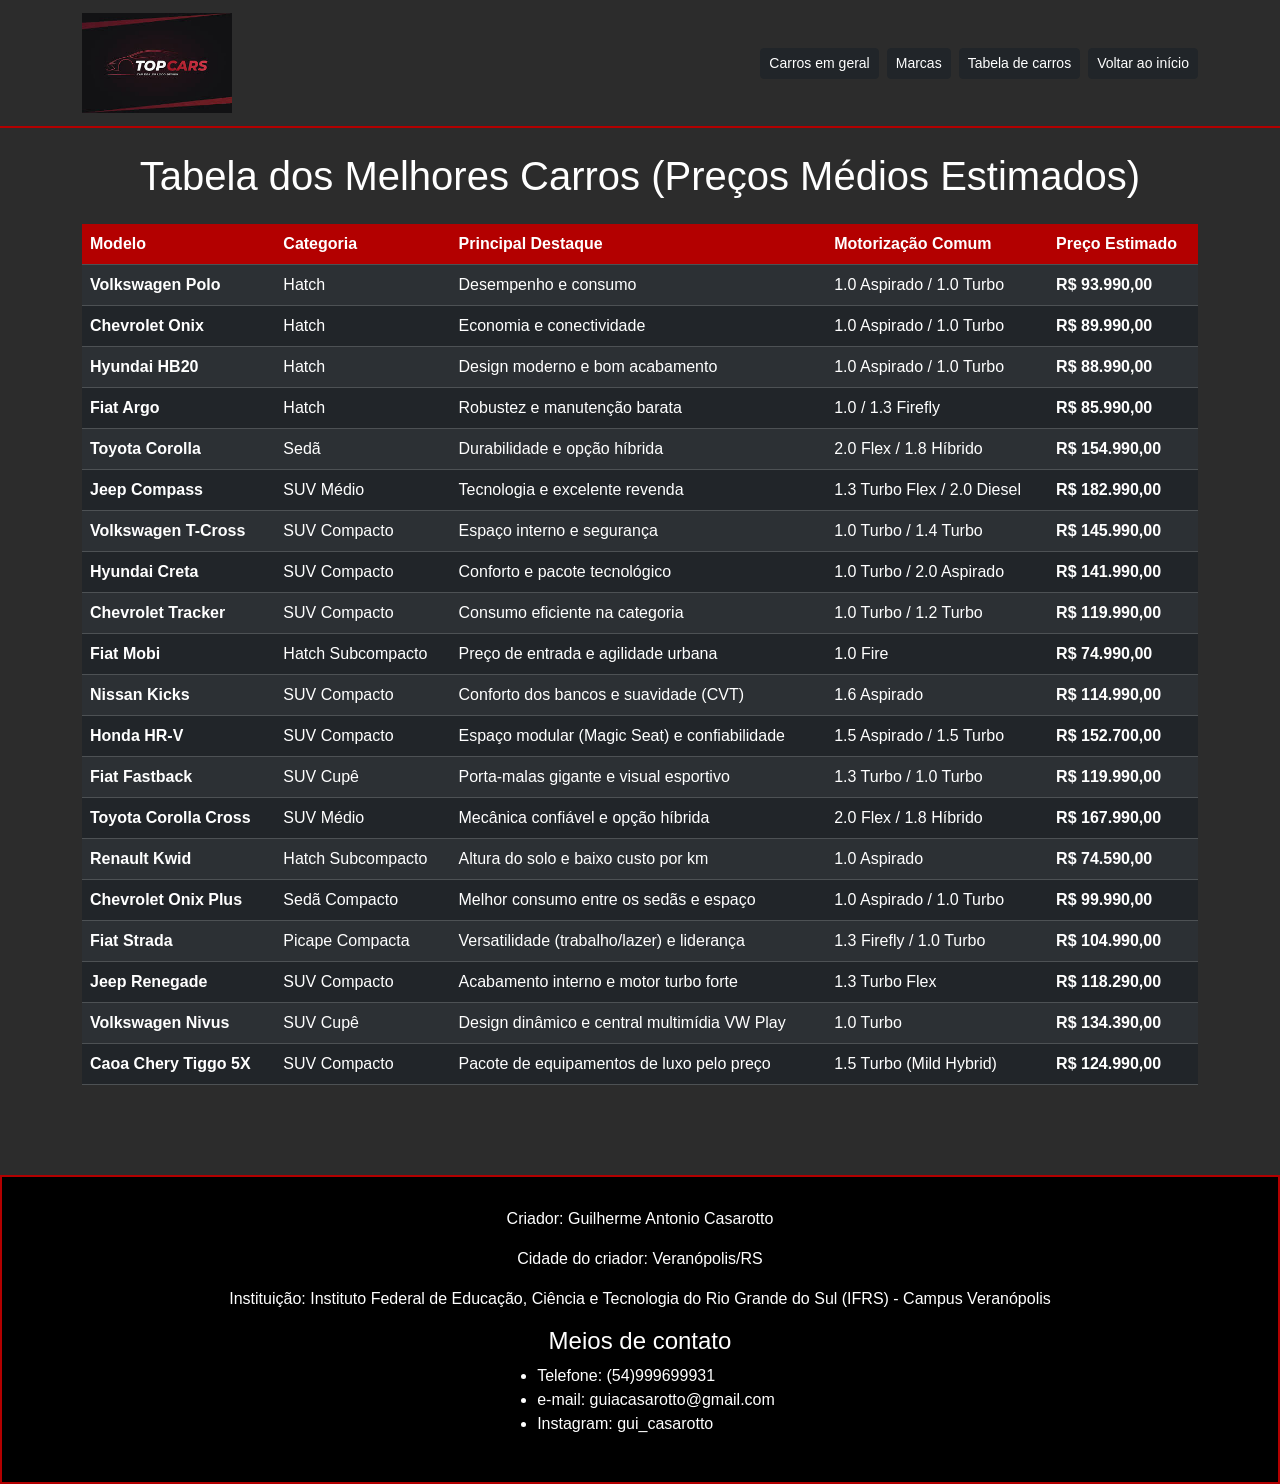
<file: tabela.html>
<!DOCTYPE html>
<html lang="pt-br" data-bs-theme="dark">
<head>
    <meta charset="utf-8">
    <meta name="viewport" content="width=device-width, initial-scale=1">
    <title>Careca de Ferro - Tabela de carros</title>
    <link href="https://cdn.jsdelivr.net/npm/bootstrap@5.3.8/dist/css/bootstrap.min.css" rel="stylesheet" integrity="sha384-sRIl4kxILFvY47J16cr9ZwB07vP4J8+LH7qKQnuqkuIAvNWLzeN8tE5YBujZqJLB" crossorigin="anonymous">
    <link rel="stylesheet" href="css/estiloTelainicial.css">
</head>
<body>

    <header class="sticky-top">
        <nav class="navbar">
            <div class="container flex-column flex-lg-row gap-2">
                <a class="navbar-brand me-0" href="tela inicial.html">
                    <img src="img/logo.jpg" alt="TopCars Logo" height="100">
                </a>
                <ul class="navbar-nav flex-row flex-wrap justify-content-center justify-content-lg-end gap-2 ms-lg-auto">
                    <li class="nav-item">
                        <a class="btn btn-dark btn-sm" href="carros em geral.html">Carros em geral</a>
                    </li>
                    <li class="nav-item">
                        <a class="btn btn-dark btn-sm" href="marcas.html">Marcas</a>
                    </li>
                    <li class="nav-item">
                        <a class="btn btn-dark btn-sm" aria-current="page" href="tabela.html">Tabela de carros</a>
                    </li>
                    <li class="nav-item">
                        <a class="btn btn-dark btn-sm" href="tela inicial.html">Voltar ao início</a>
                    </li>
                </ul>
            </div>
        </nav>
    </header>

    <main class="container pb-4">

        <h1 class="my-4">Tabela dos Melhores Carros (Preços Médios Estimados)</h1>

        <div class="table-responsive">
            <table class="table table-dark table-striped table-hover align-middle table-cards">
                <thead>
                    <tr><th>Modelo</th><th>Categoria</th><th>Principal Destaque</th><th>Motorização Comum</th><th>Preço Estimado</th></tr>
                </thead>
                <tbody>
                    <tr><td data-label="Modelo" class="modelo">Volkswagen Polo</td><td data-label="Categoria">Hatch</td><td data-label="Destaque">Desempenho e consumo</td><td data-label="Motorização">1.0 Aspirado / 1.0 Turbo</td><td data-label="Preço" class="preco">R$ 93.990,00</td></tr>
                    <tr><td data-label="Modelo" class="modelo">Chevrolet Onix</td><td data-label="Categoria">Hatch</td><td data-label="Destaque">Economia e conectividade</td><td data-label="Motorização">1.0 Aspirado / 1.0 Turbo</td><td data-label="Preço" class="preco">R$ 89.990,00</td></tr>
                    <tr><td data-label="Modelo" class="modelo">Hyundai HB20</td><td data-label="Categoria">Hatch</td><td data-label="Destaque">Design moderno e bom acabamento</td><td data-label="Motorização">1.0 Aspirado / 1.0 Turbo</td><td data-label="Preço" class="preco">R$ 88.990,00</td></tr>
                    <tr><td data-label="Modelo" class="modelo">Fiat Argo</td><td data-label="Categoria">Hatch</td><td data-label="Destaque">Robustez e manutenção barata</td><td data-label="Motorização">1.0 / 1.3 Firefly</td><td data-label="Preço" class="preco">R$ 85.990,00</td></tr>
                    <tr><td data-label="Modelo" class="modelo">Toyota Corolla</td><td data-label="Categoria">Sedã</td><td data-label="Destaque">Durabilidade e opção híbrida</td><td data-label="Motorização">2.0 Flex / 1.8 Híbrido</td><td data-label="Preço" class="preco">R$ 154.990,00</td></tr>
                    <tr><td data-label="Modelo" class="modelo">Jeep Compass</td><td data-label="Categoria">SUV Médio</td><td data-label="Destaque">Tecnologia e excelente revenda</td><td data-label="Motorização">1.3 Turbo Flex / 2.0 Diesel</td><td data-label="Preço" class="preco">R$ 182.990,00</td></tr>
                    <tr><td data-label="Modelo" class="modelo">Volkswagen T-Cross</td><td data-label="Categoria">SUV Compacto</td><td data-label="Destaque">Espaço interno e segurança</td><td data-label="Motorização">1.0 Turbo / 1.4 Turbo</td><td data-label="Preço" class="preco">R$ 145.990,00</td></tr>
                    <tr><td data-label="Modelo" class="modelo">Hyundai Creta</td><td data-label="Categoria">SUV Compacto</td><td data-label="Destaque">Conforto e pacote tecnológico</td><td data-label="Motorização">1.0 Turbo / 2.0 Aspirado</td><td data-label="Preço" class="preco">R$ 141.990,00</td></tr>
                    <tr><td data-label="Modelo" class="modelo">Chevrolet Tracker</td><td data-label="Categoria">SUV Compacto</td><td data-label="Destaque">Consumo eficiente na categoria</td><td data-label="Motorização">1.0 Turbo / 1.2 Turbo</td><td data-label="Preço" class="preco">R$ 119.990,00</td></tr>
                    <tr><td data-label="Modelo" class="modelo">Fiat Mobi</td><td data-label="Categoria">Hatch Subcompacto</td><td data-label="Destaque">Preço de entrada e agilidade urbana</td><td data-label="Motorização">1.0 Fire</td><td data-label="Preço" class="preco">R$ 74.990,00</td></tr>
                    <tr><td data-label="Modelo" class="modelo">Nissan Kicks</td><td data-label="Categoria">SUV Compacto</td><td data-label="Destaque">Conforto dos bancos e suavidade (CVT)</td><td data-label="Motorização">1.6 Aspirado</td><td data-label="Preço" class="preco">R$ 114.990,00</td></tr>
                    <tr><td data-label="Modelo" class="modelo">Honda HR-V</td><td data-label="Categoria">SUV Compacto</td><td data-label="Destaque">Espaço modular (Magic Seat) e confiabilidade</td><td data-label="Motorização">1.5 Aspirado / 1.5 Turbo</td><td data-label="Preço" class="preco">R$ 152.700,00</td></tr>
                    <tr><td data-label="Modelo" class="modelo">Fiat Fastback</td><td data-label="Categoria">SUV Cupê</td><td data-label="Destaque">Porta-malas gigante e visual esportivo</td><td data-label="Motorização">1.3 Turbo / 1.0 Turbo</td><td data-label="Preço" class="preco">R$ 119.990,00</td></tr>
                    <tr><td data-label="Modelo" class="modelo">Toyota Corolla Cross</td><td data-label="Categoria">SUV Médio</td><td data-label="Destaque">Mecânica confiável e opção híbrida</td><td data-label="Motorização">2.0 Flex / 1.8 Híbrido</td><td data-label="Preço" class="preco">R$ 167.990,00</td></tr>
                    <tr><td data-label="Modelo" class="modelo">Renault Kwid</td><td data-label="Categoria">Hatch Subcompacto</td><td data-label="Destaque">Altura do solo e baixo custo por km</td><td data-label="Motorização">1.0 Aspirado</td><td data-label="Preço" class="preco">R$ 74.590,00</td></tr>
                    <tr><td data-label="Modelo" class="modelo">Chevrolet Onix Plus</td><td data-label="Categoria">Sedã Compacto</td><td data-label="Destaque">Melhor consumo entre os sedãs e espaço</td><td data-label="Motorização">1.0 Aspirado / 1.0 Turbo</td><td data-label="Preço" class="preco">R$ 99.990,00</td></tr>
                    <tr><td data-label="Modelo" class="modelo">Fiat Strada</td><td data-label="Categoria">Picape Compacta</td><td data-label="Destaque">Versatilidade (trabalho/lazer) e liderança</td><td data-label="Motorização">1.3 Firefly / 1.0 Turbo</td><td data-label="Preço" class="preco">R$ 104.990,00</td></tr>
                    <tr><td data-label="Modelo" class="modelo">Jeep Renegade</td><td data-label="Categoria">SUV Compacto</td><td data-label="Destaque">Acabamento interno e motor turbo forte</td><td data-label="Motorização">1.3 Turbo Flex</td><td data-label="Preço" class="preco">R$ 118.290,00</td></tr>
                    <tr><td data-label="Modelo" class="modelo">Volkswagen Nivus</td><td data-label="Categoria">SUV Cupê</td><td data-label="Destaque">Design dinâmico e central multimídia VW Play</td><td data-label="Motorização">1.0 Turbo</td><td data-label="Preço" class="preco">R$ 134.390,00</td></tr>
                    <tr><td data-label="Modelo" class="modelo">Caoa Chery Tiggo 5X</td><td data-label="Categoria">SUV Compacto</td><td data-label="Destaque">Pacote de equipamentos de luxo pelo preço</td><td data-label="Motorização">1.5 Turbo (Mild Hybrid)</td><td data-label="Preço" class="preco">R$ 124.990,00</td></tr>
                </tbody>
            </table>
        </div>
    </main>

    <footer class="text-center">
        <p>Criador: Guilherme Antonio Casarotto</p>
        <p>Cidade do criador: Veranópolis/RS</p>
        <p>Instituição: Instituto Federal de Educação, Ciência e Tecnologia do Rio Grande do Sul (IFRS) - Campus
            Veranópolis</p>
        <h4>Meios de contato</h4>
        <ul class="d-inline-block text-start">
            <li>Telefone: (54)999699931</li>
            <li>e-mail: guiacasarotto@gmail.com</li>
            <li>Instagram: gui_casarotto</li>
        </ul>
    </footer>

</body>

</html>
</file>
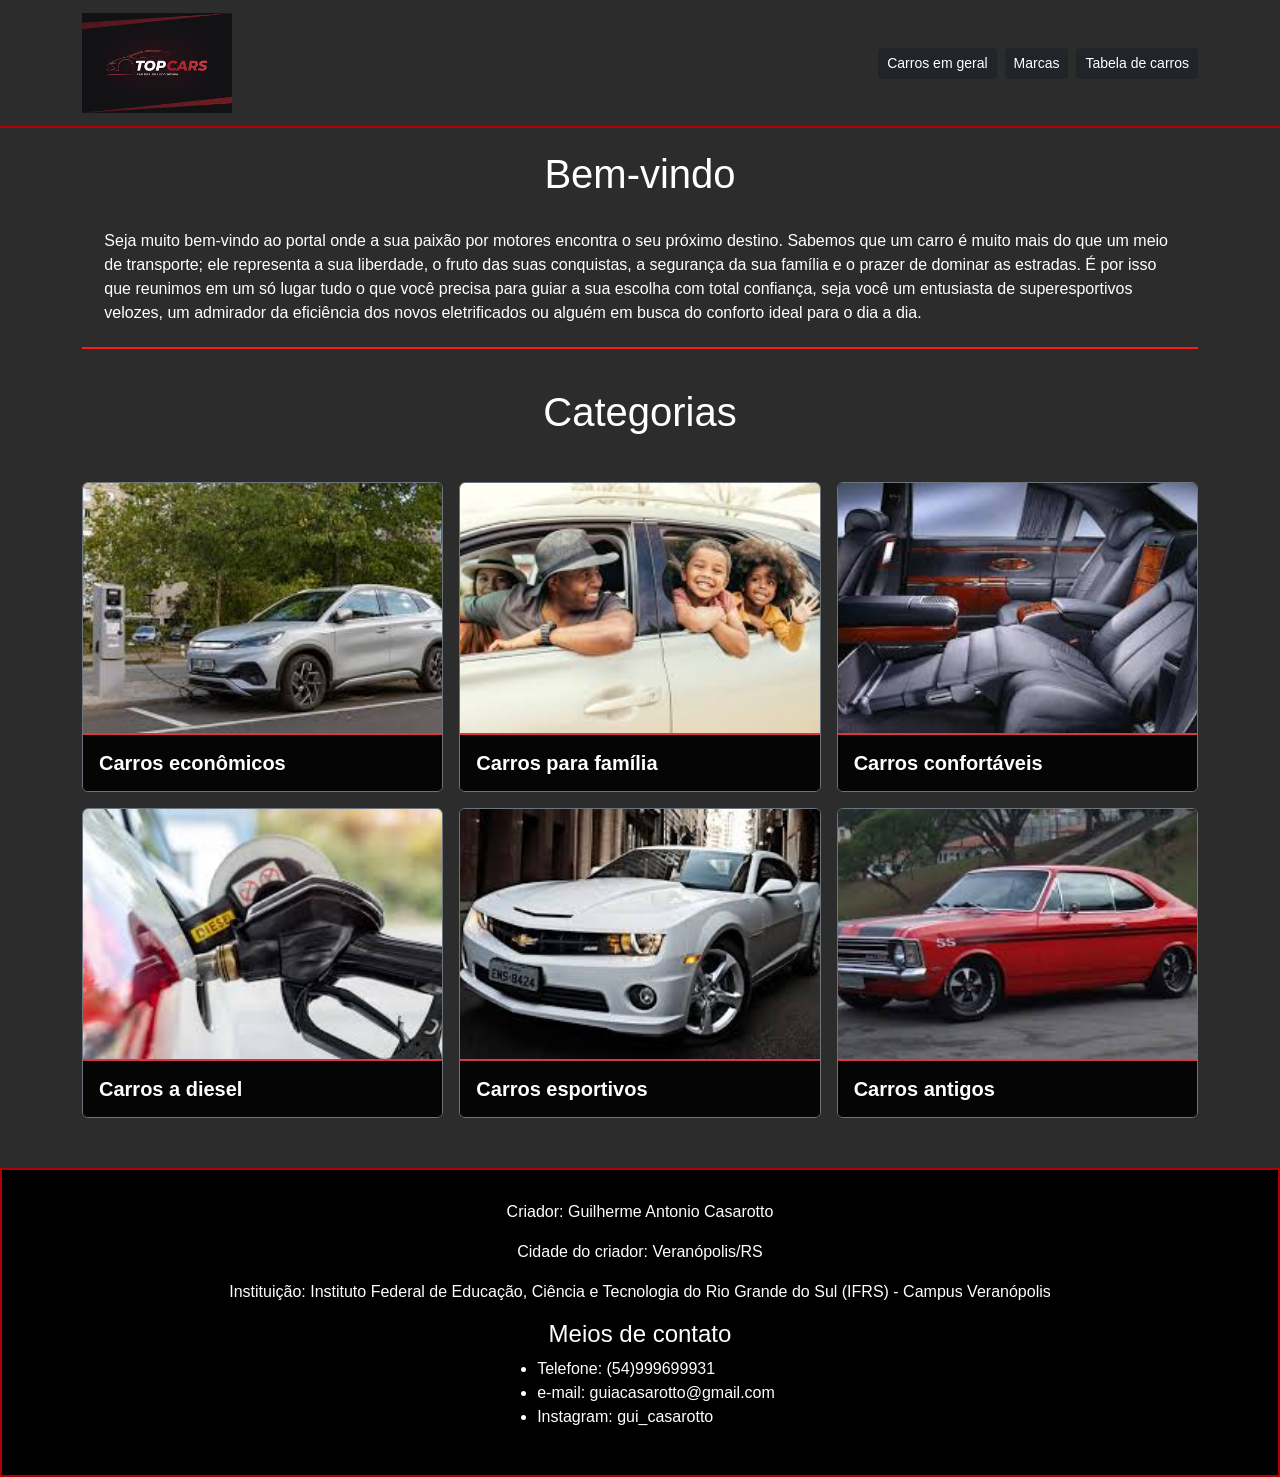
<file: tela inicial.html>
<!DOCTYPE html>
<html lang="pt-br" data-bs-theme="dark">
<head>
    <meta charset="utf-8">
    <meta name="viewport" content="width=device-width, initial-scale=1">
    <title>Careca de Ferro</title>
    <link href="https://cdn.jsdelivr.net/npm/bootstrap@5.3.8/dist/css/bootstrap.min.css" rel="stylesheet" integrity="sha384-sRIl4kxILFvY47J16cr9ZwB07vP4J8+LH7qKQnuqkuIAvNWLzeN8tE5YBujZqJLB" crossorigin="anonymous">
    <link rel="stylesheet" href="css/estiloTelainicial.css">
</head>
<body>

    <header class="sticky-top">
        <nav class="navbar">
            <div class="container flex-column flex-lg-row gap-2">
                <a class="navbar-brand me-0" href="#">
                    <img src="img/logo.jpg" alt="TopCars Logo" height="100">
                </a>
                <ul class="navbar-nav flex-row flex-wrap justify-content-center justify-content-lg-end gap-2 ms-lg-auto">
                    <li class="nav-item">
                        <a class="btn btn-dark btn-sm" href="carros em geral.html">Carros em geral</a>
                    </li>
                    <li class="nav-item">
                        <a class="btn btn-dark btn-sm" href="marcas.html">Marcas</a>
                    </li>
                    <li class="nav-item">
                        <a class="btn btn-dark btn-sm" href="tabela.html">Tabela de carros</a>
                    </li>
                </ul>
            </div>
        </nav>
    </header>

    <main class="container">

        <h1 class="vsfs">Bem-vindo</h1>
        <p class="paa vsf">Seja muito bem-vindo ao portal onde a sua paixão por motores encontra o seu próximo destino. Sabemos que
            um carro é muito mais do que um meio de transporte; ele representa a sua liberdade, o fruto das suas
            conquistas, a segurança da sua família e o prazer de dominar as estradas. É por isso que reunimos em um
            só lugar tudo o que você precisa para guiar a sua escolha com total confiança, seja você um entusiasta de
            superesportivos velozes, um admirador da eficiência dos novos eletrificados ou alguém em busca do
            conforto ideal para o dia a dia. </p>

        <section class="row g-3">
            <h1 class="vsf">Categorias</h1>

            <article class="col-12 col-md-6 col-lg-4">
                <div class="categoria">
                    <a href="carros economicos.html"><img src="img/carro eletrico.jpg" alt="Carros econômicos"></a>
                    <h2>Carros econômicos</h2>
                </div>
            </article>

            <article class="col-12 col-md-6 col-lg-4">
                <div class="categoria">
                    <a href="carros de familia.html"><img src="img/carros para família.jpg" alt="Carros para família"></a>
                    <h2>Carros para família</h2>
                </div>
            </article>

            <article class="col-12 col-md-6 col-lg-4">
                <div class="categoria">
                    <a href="carros confortaveis.html"><img src="img/Carros confortaveis.jpg" alt="Carros confortáveis"></a>
                    <h2>Carros confortáveis</h2>
                </div>
            </article>

            <article class="col-12 col-md-6 col-lg-4">
                <div class="categoria">
                    <a href="carros a disel.html"><img src="img/carros a disel.jpg" alt="Carros a diesel"></a>
                    <h2>Carros a diesel</h2>
                </div>
            </article>

            <article class="col-12 col-md-6 col-lg-4">
                <div class="categoria">
                    <a href="carros esportivos.html"><img src="img/carros esportivos.jpg" alt="Carros esportivos"></a>
                    <h2>Carros esportivos</h2>
                </div>
            </article>

            <article class="col-12 col-md-6 col-lg-4">
                <div class="categoria">
                    <a href="carros antigos.html"><img src="img/carros antigos.jpg" alt="Carros antigos"></a>
                    <h2>Carros antigos</h2>
                    
                </div>
            </article>
        </section>
    </main>

    <footer class="text-center">
        <p>Criador: Guilherme Antonio Casarotto</p>
        <p>Cidade do criador: Veranópolis/RS</p>
        <p>Instituição: Instituto Federal de Educação, Ciência e Tecnologia do Rio Grande do Sul (IFRS) - Campus
            Veranópolis</p>
        <h4>Meios de contato</h4>
        <ul class="d-inline-block text-start">
            <li>Telefone: (54)999699931</li>
            <li>e-mail: guiacasarotto@gmail.com</li>
            <li>Instagram: gui_casarotto</li>
        </ul>
    </footer>

</body>

</html>
</file>
<file: css/estiloTelainicial.css>
body {
  background-color: rgb(44, 44, 44);
  font-family: 'Segoe UI', Tahoma, Geneva, Verdana, sans-serif;
  color: #ffffff;
}

h1 {
  text-align: center;
}

p, h1, ul, h4 {
  color: #ffffff;
}

.navbar {
  background-color: rgb(44, 44, 44);
  border-bottom: 2px solid #b30000;
}


article {
  padding-top: 0;
  padding-bottom: 0;
}


.categoria {
  height: 100%;
  display: flex;
  flex-direction: column;
  border: 1px solid #6c757d;
  border-radius: 0.375rem;
  overflow: hidden;             
  background-color: #050505;
  transition: transform 0.3s ease, box-shadow 0.3s ease, border-color 0.3s ease;
}

.categoria:hover {
  transform: translateY(-6px);
  box-shadow: 0 10px 25px rgba(179, 0, 0, 0.35);
  border-color: #ff1a1a;
}

.categoria a {
  display: block;
  overflow: hidden;            
}

.categoria img {
  display: block;
  width: 100%;
  aspect-ratio: 16 / 10;         
  object-fit: cover;             
  transition: transform 0.5s ease;
}

.categoria:hover img {
  transform: scale(1.06);
}

.categoria h2 {
  margin: 0;
  padding: 1rem;
  font-size: 1.25rem;
  font-weight: 700;
  text-align: left;
  color: #ffffff;
  background-color: #050505;
  border-top: 2px solid #dc3545; 
}

.categoria img {
    width: 100%;
    height: 250px;       
    object-fit: cover;   
    display: block;
}

.categoria {
    height: 100%;
}

footer {
  border: 2px solid #b30000;
  background-color: rgb(0, 0, 0);
  padding: 30px 20px;
  margin-top: 50px;
  display: flex;
  flex-direction: column;
  align-items: center;
  justify-content: center;
}



.table > thead {
  --bs-table-bg: #b30000;
  --bs-table-color: #ffffff;
}

.table .modelo,
.table .preco {
  font-weight: 600;
}

.table .preco {
  white-space: nowrap;
}



.login-card {
  max-width: 420px;
  width: 100%;
  background-color: #1a1a1a;
  border: 2px solid #b30000;
}

.btn-red {
  background-color: #b30000;
  border-color: #b30000;
  color: #ffffff;
}

.btn-red:hover,
.btn-red:focus {
  background-color: #8f0000;
  border-color: #8f0000;
  color: #ffffff;
}



.navbar { animation: fadeDown 0.6s ease both; }
main h1 { animation: fadeUp 0.7s ease both; }
.login-card { animation: fadeUp 0.7s ease both; }

.navbar .btn {
  transition: transform 0.2s ease, background-color 0.2s ease, border-color 0.2s ease;
}
.navbar .btn:hover {
  transform: translateY(-3px);
  background-color: #b30000;
  border-color: #b30000;
}
.navbar-brand img { transition: transform 0.4s ease; }
.navbar-brand:hover img { transform: scale(1.06) rotate(-2deg); }



.paa {
  border-bottom: solid 2px;
  border-color: #ff1a1a;
}

.vsf {
  padding: 2%;
}

.vsfs {
  padding-top: 2%;
}

main section.d-flex {
  gap: 2rem;
}
main section article:not(:last-child) {
  border-bottom: 2px solid #b30000;
  padding-bottom: 2rem;
}




article > .row {
  margin-left: 0;
  margin-right: 0;
  padding-bottom: 2rem;
  border-bottom: 1px solid #b30000;
}
 
article > .row:last-of-type {
  border-bottom: none;
  padding-bottom: 0;
}
 
article > .row + .row {
  margin-top: 2rem !important;
}
 

article > .row {
  align-items: center !important;
}
 
article > .row > .col-md-4 {
  display: flex;
  justify-content: center;
  align-items: center;
}
 
article > .row > .col-md-4 img {
  display: block;
  margin: 0 auto;
}

.cu{
  border-bottom: solid 2px #b30000;
  text-align: center;
  padding-bottom: 5rem;
}

.cuu{
  border-bottom: solid 2px #b30000;
  border-top: solid 2px #b30000;
  text-align: center;
  padding: 5rem;
}



@media (max-width: 767.98px) {
  .table-cards thead {
    display: none;
  }

  .table-cards,
  .table-cards tbody,
  .table-cards tr,
  .table-cards td {
    display: block;
    width: 100%;
  }

  .table-cards tr {
    margin-bottom: 1rem;
    border: 1px solid #6c757d;
    border-left: 4px solid #b30000;
    border-radius: 0.375rem;
    overflow: hidden;
    background-color: #050505;
  }

  .table-cards td {
    display: flex;
    justify-content: space-between;
    gap: 1rem;
    text-align: right;
    padding: 0.6rem 1rem;
    border: none;
    border-bottom: 1px solid #2c2c2c;
    background-color: transparent;
    box-shadow: none;
  }

  .table-cards td:last-child {
    border-bottom: none;
  }

  .table-cards td::before {
    content: attr(data-label);
    font-weight: 600;
    color: #ffffff;
    text-align: left;
    flex-shrink: 0;
  }


  .table-cards td.modelo {
    background-color: #b30000;
    justify-content: flex-start;
    text-align: left;
    font-size: 1.1rem;
  }

  .table-cards td.modelo::before {
    display: none;
  }
}



.titulo-pagina,
.secao-titulo,
.marca-head h4 {
  font-family: 'Oswald', sans-serif;
  text-transform: uppercase;
  letter-spacing: 0.05em;
}

.subtitulo-pagina {
  color: #adb5bd;
  margin-bottom: 2.5rem;
}

main section.secoes {
  gap: 3.5rem;
}

main section article.secao {
  border-bottom: 0;
  padding: 0;
}

.secao-head {
  margin-bottom: 1.5rem;
  padding-bottom: 1rem;
  border-bottom: 3px solid;
  border-image: linear-gradient(90deg, #b30000, transparent) 1;
}

.secao-titulo {
  margin: 0;
  font-size: 1.8rem;
  color: #ffffff;
  text-align: left;
  border-left: 5px solid #b30000;
  padding-left: 1rem;
}

.secao-sub {
  margin: 0.5rem 0 0;
  padding-left: calc(1rem + 5px);
  color: #adb5bd;
  text-align: left;
}

.marca-card {
  background-color: #050505;
  border: 1px solid #6c757d;
  border-radius: 0.375rem;
  overflow: hidden;
  transition: transform 0.3s ease, box-shadow 0.3s ease, border-color 0.3s ease;
}

.marca-card:hover {
  transform: translateY(-4px);
  box-shadow: 0 10px 25px rgba(179, 0, 0, 0.35);
  border-color: #ff1a1a;
}


.marca-img {
  position: relative;
  overflow: hidden;
  aspect-ratio: 4 / 3;
  align-self: flex-start;
  background-color: #0b0b0b;
}

.marca-img img {
  position: absolute;
  inset: 0;
  width: 100%;
  height: 100%;
  object-fit: cover;
  transition: transform 0.5s ease;
}

.marca-img.img-logo img {
  object-fit: contain;
  padding: 1.5rem;
}

.marca-card:hover .marca-img img {
  transform: scale(1.05);
}

.marca-body {
  padding: 1.5rem;
  border-left: 3px solid #b30000;
}

.marca-head {
  display: flex;
  flex-wrap: wrap;
  align-items: center;
  gap: 0.75rem;
  margin-bottom: 1rem;
}

.marca-head h4 {
  margin: 0;
  font-size: 1.5rem;
}

.marca-head .pais {
  font-size: 0.8rem;
  font-weight: 600;
  letter-spacing: 0.04em;
  text-transform: uppercase;
  color: #ff1a1a;
  border: 1px solid #b30000;
  border-radius: 50rem;
  padding: 0.15rem 0.7rem;
}

.marca-body p {
  line-height: 1.7;
  text-align: justify;
}

.btn-mais {
  margin-top: 0.25rem;
}

.btn-mais .txt-menos { display: none; }
.btn-mais[aria-expanded="true"] .txt-mais { display: none; }
.btn-mais[aria-expanded="true"] .txt-menos { display: inline; }

@media (max-width: 767.98px) {
  .marca-img {
    align-self: auto;
    aspect-ratio: 16 / 10;
  }
  .marca-body {
    border-left: 0;
    border-top: 3px solid #b30000;
  }
  .secao-titulo {
    font-size: 1.4rem;
  }
}




.marca-head h2 {
  margin: 0;
  font-family: 'Oswald', sans-serif;
  font-size: 1.5rem;
  text-transform: uppercase;
  letter-spacing: 0.05em;
  text-align: left;
  color: #ffffff;
}

.marca-lista {
  margin: 0;
  padding-left: 1.1rem;
}

.marca-lista li {
  margin-bottom: 0.9rem;
  line-height: 1.7;
}

.marca-lista li:last-child {
  margin-bottom: 0;
}

.marca-lista li strong {
  color: #ff1a1a;
}


main section.row > article {
  border-bottom: 0;
  padding-bottom: 0;
}
</file>
